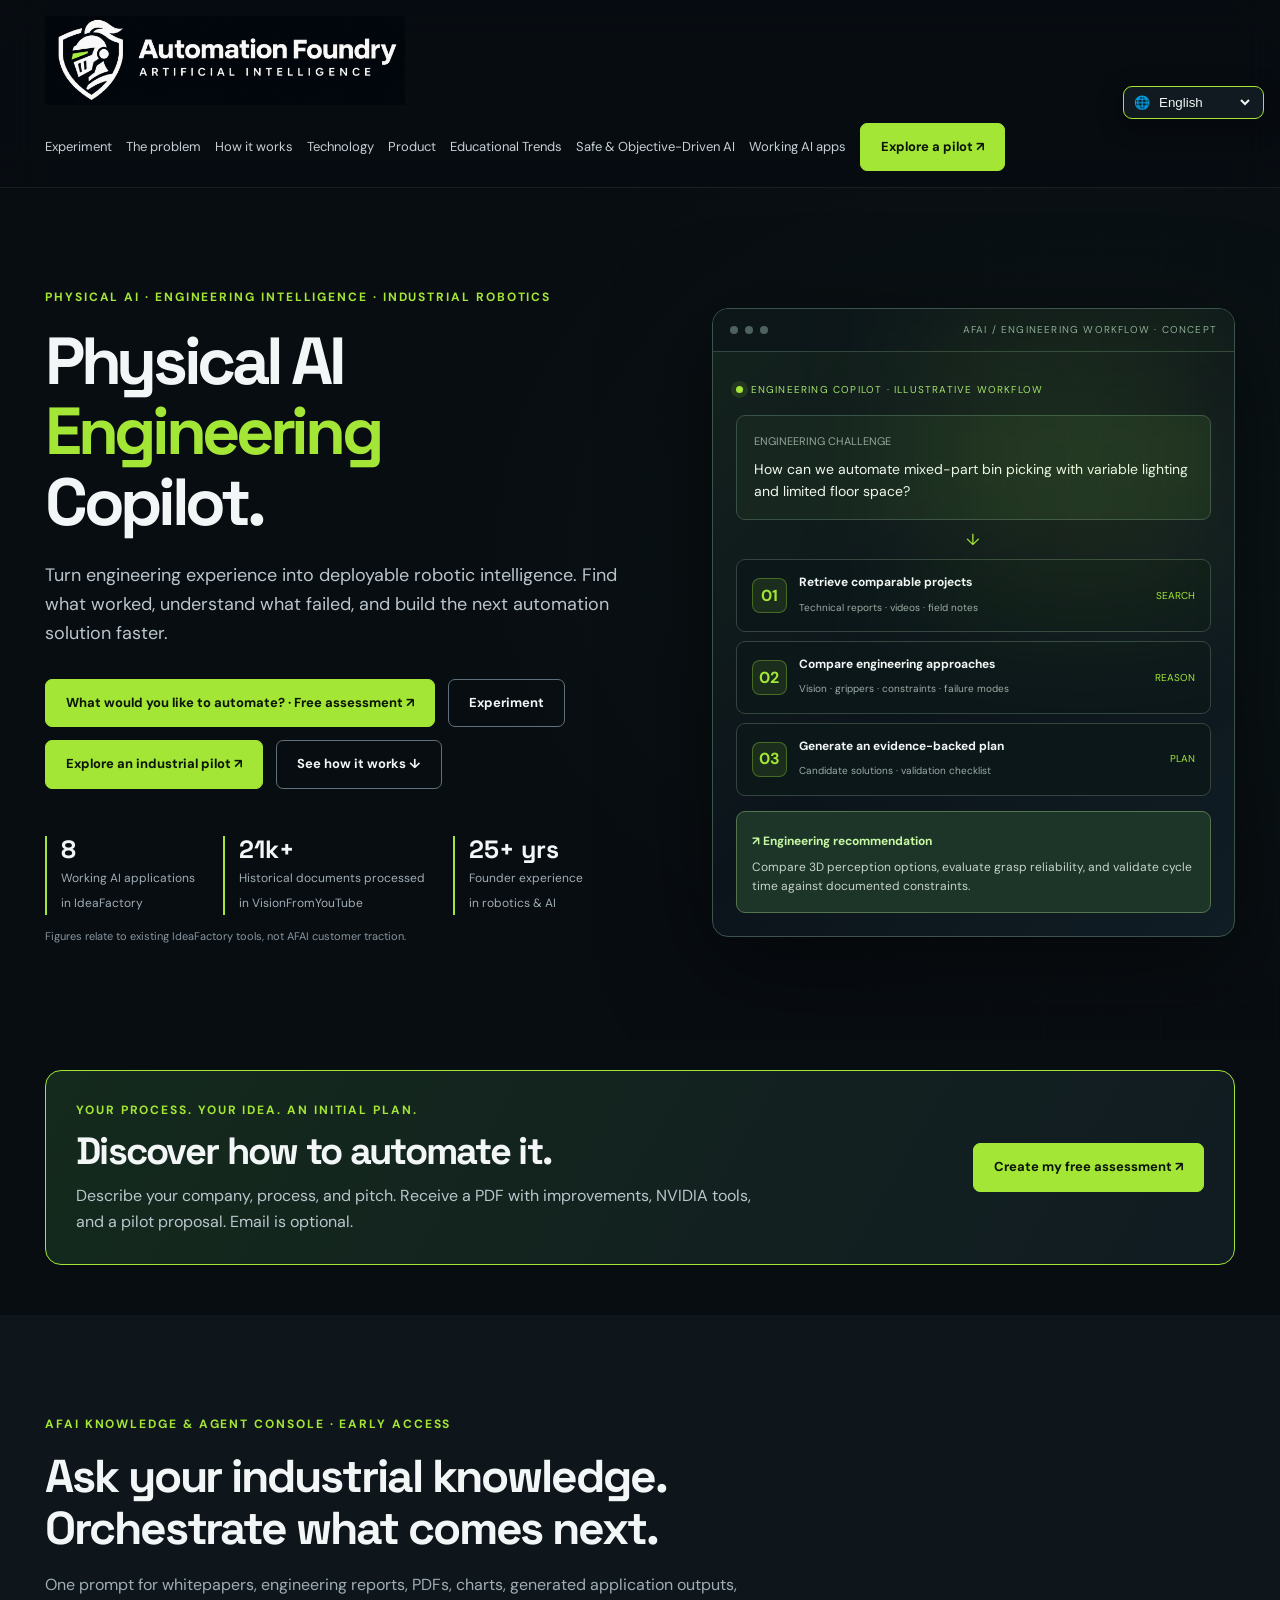
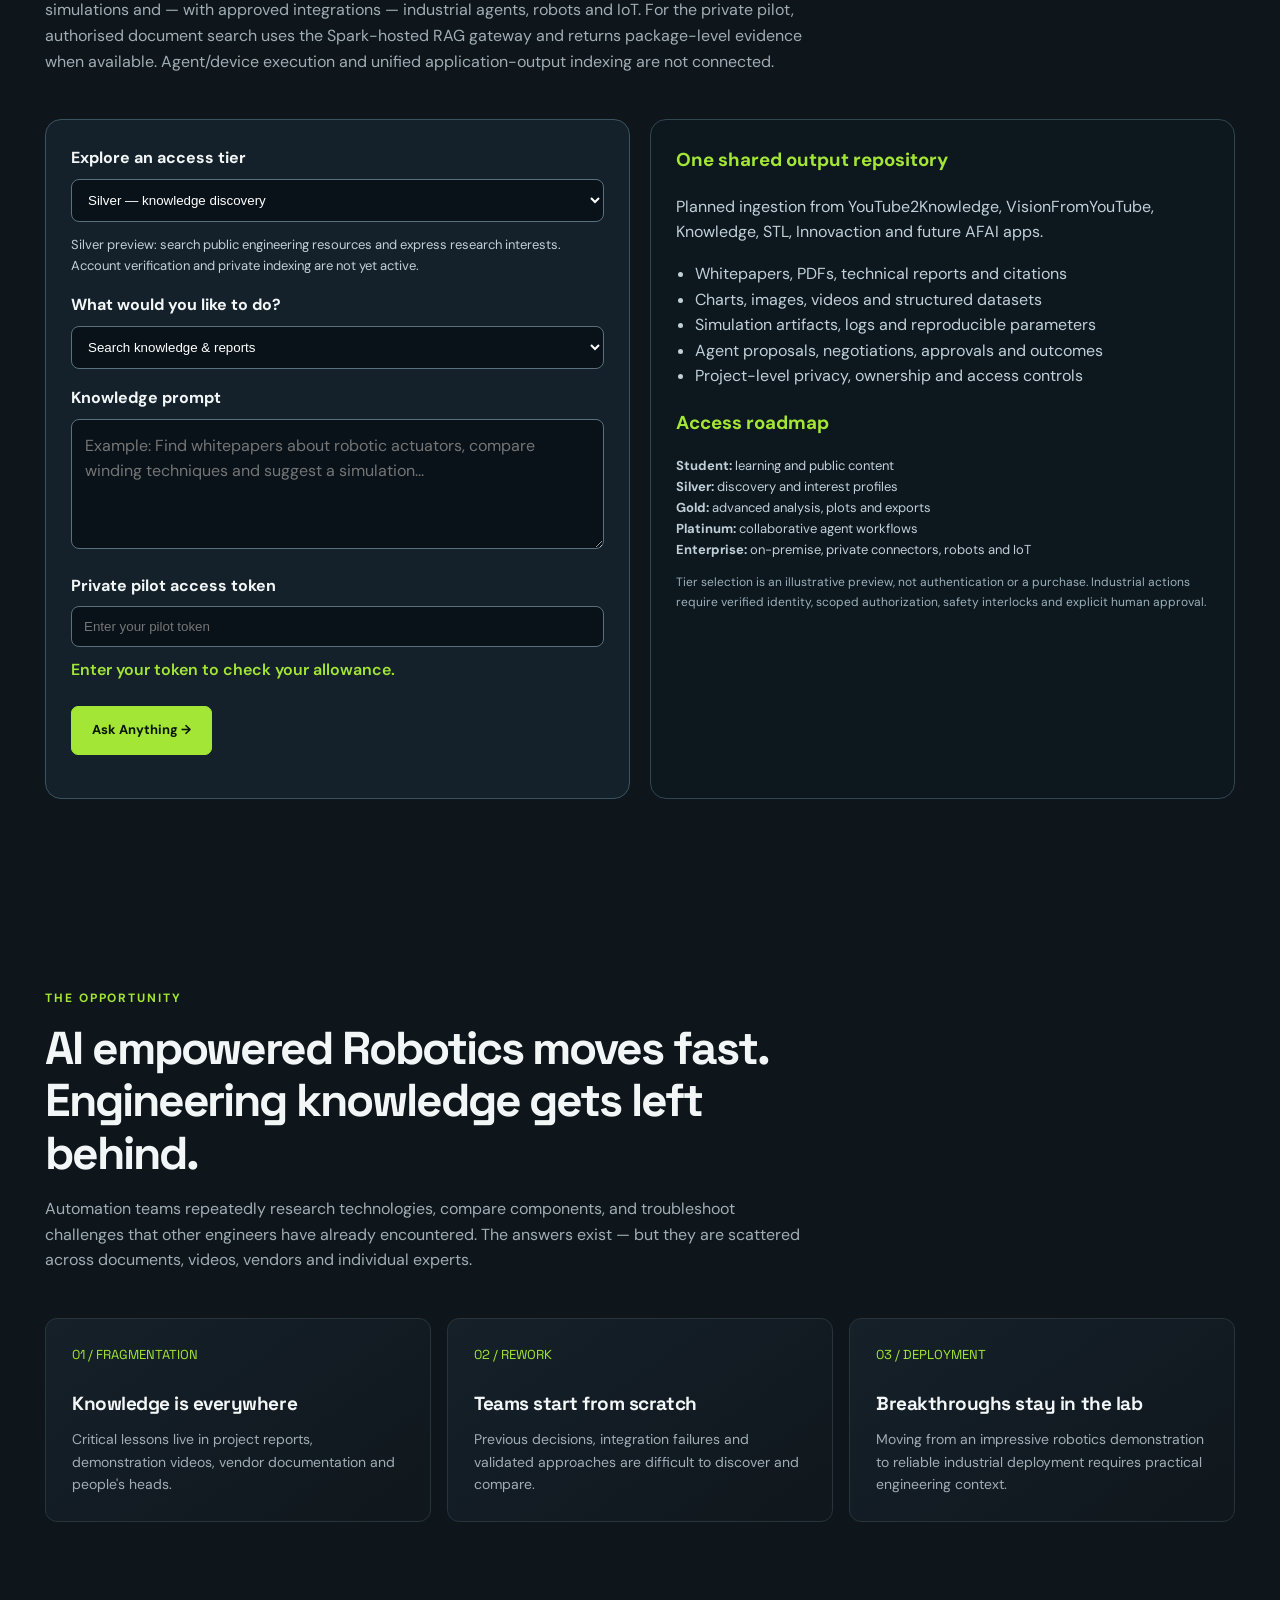
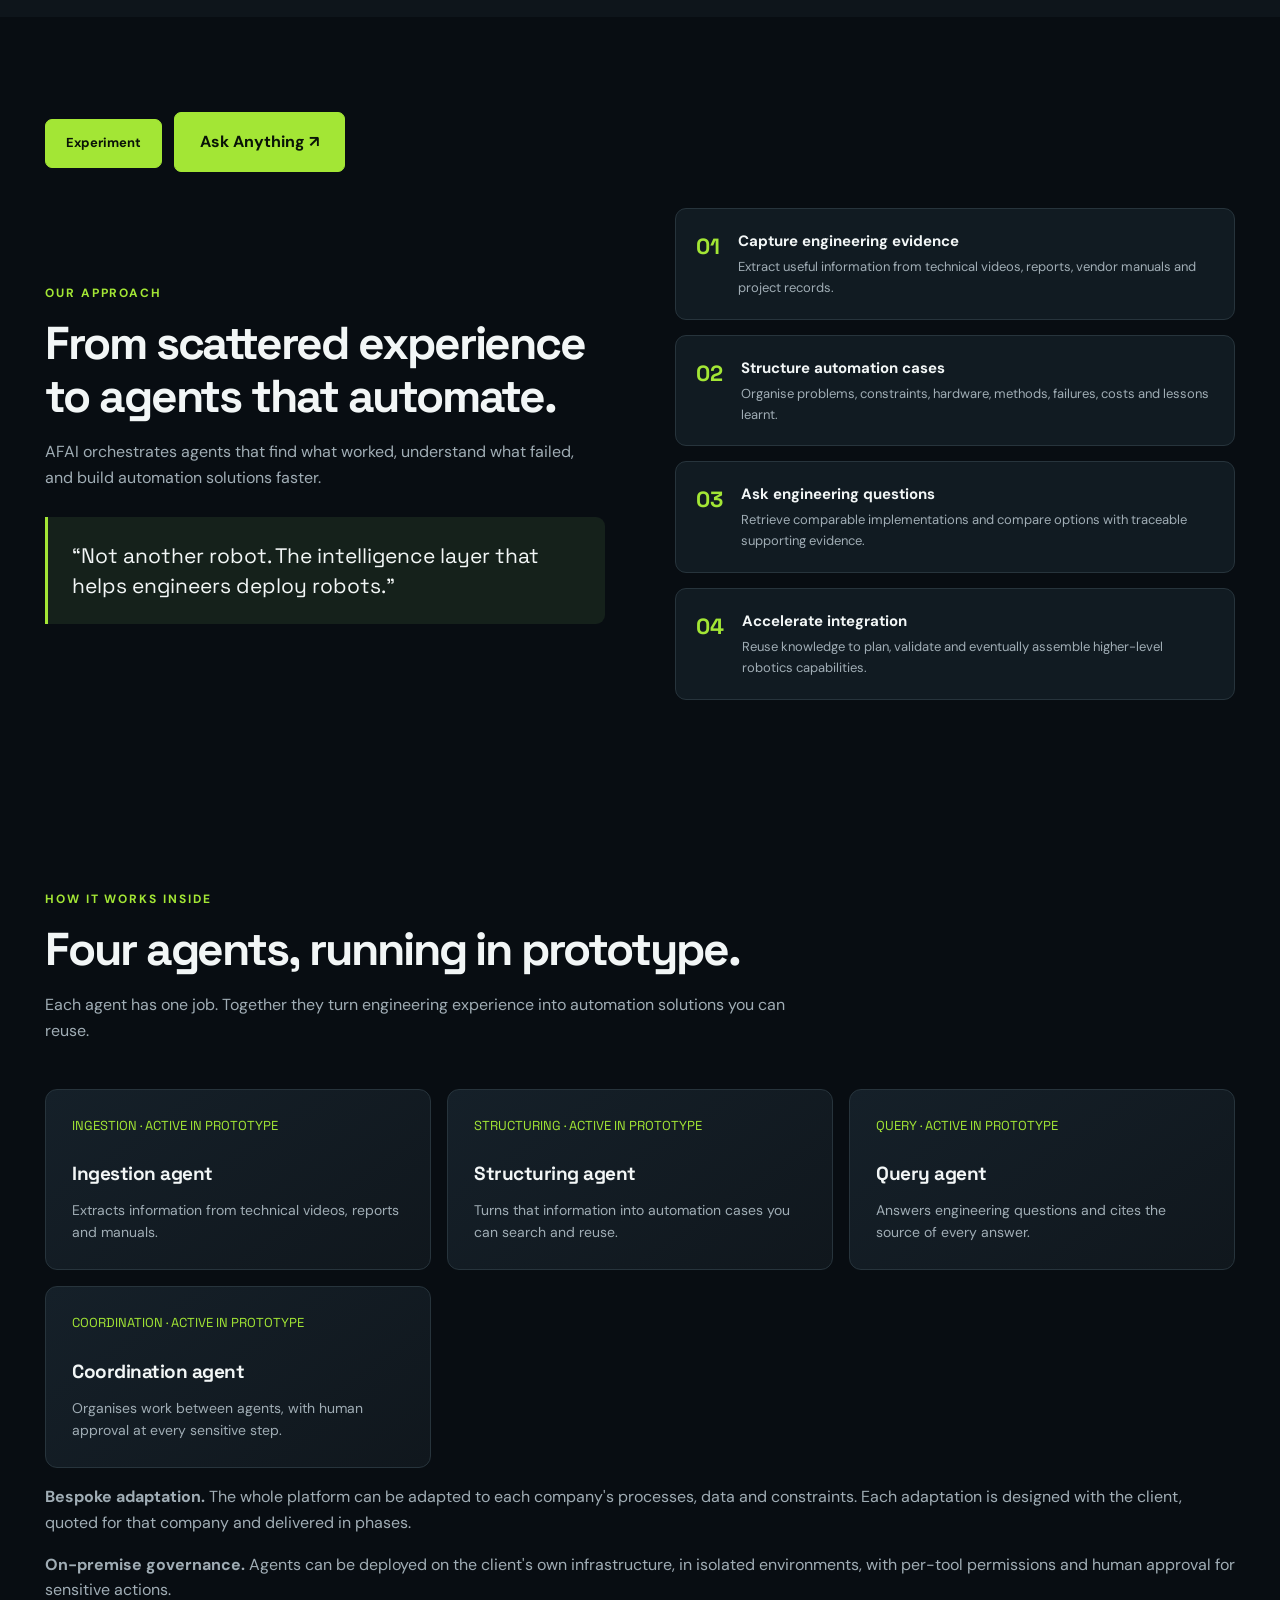
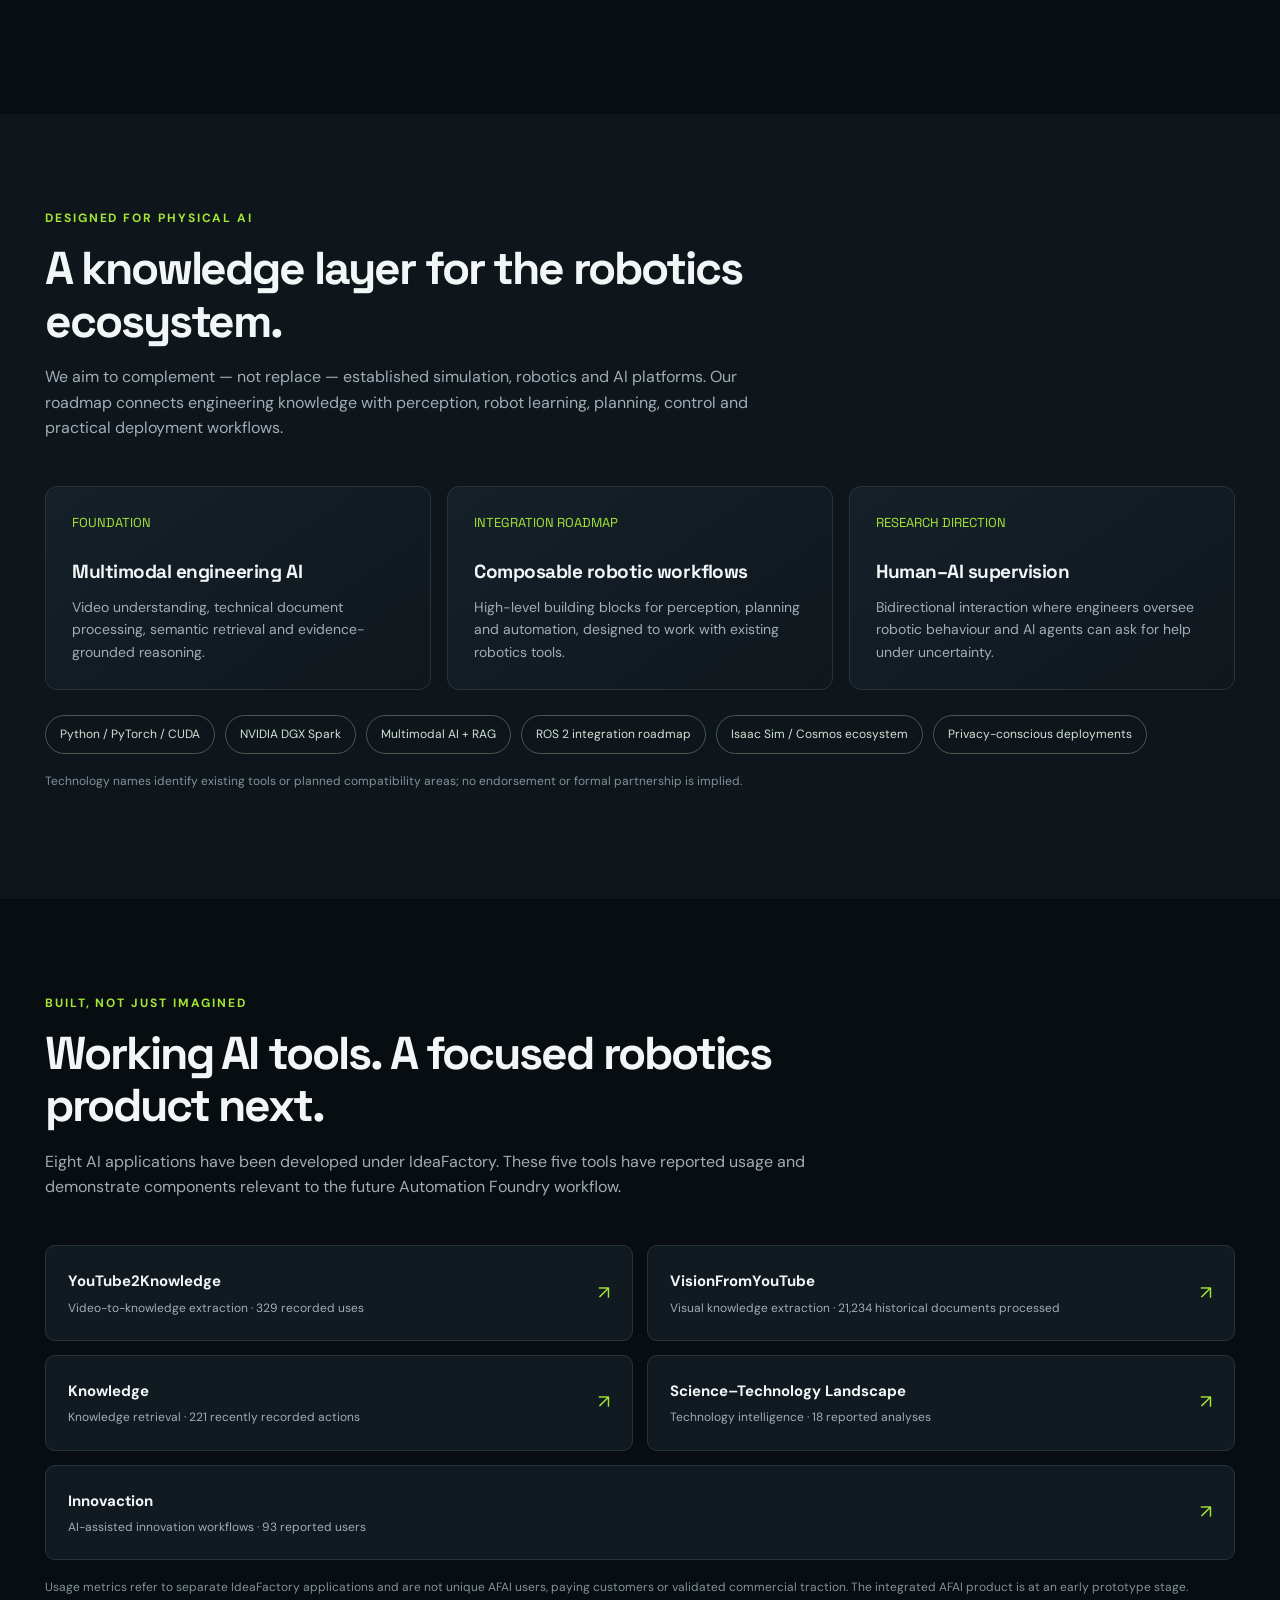
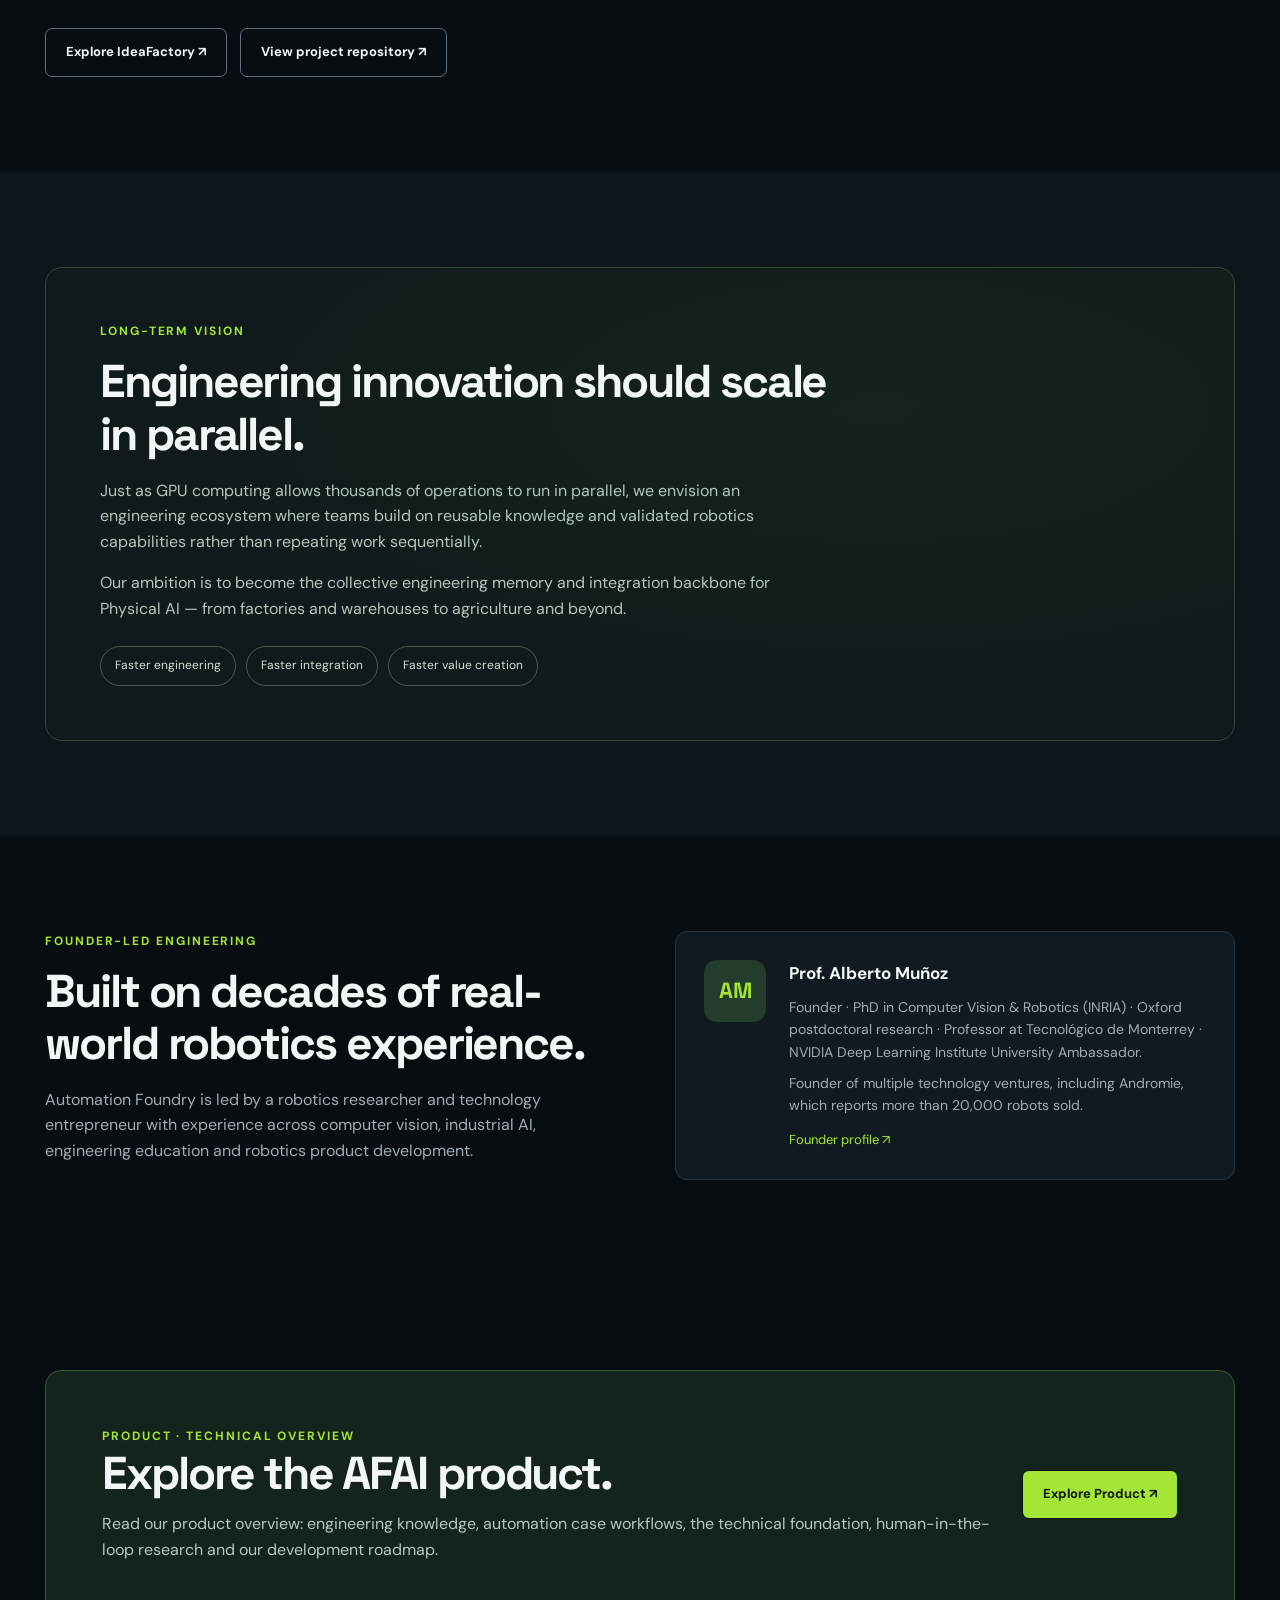
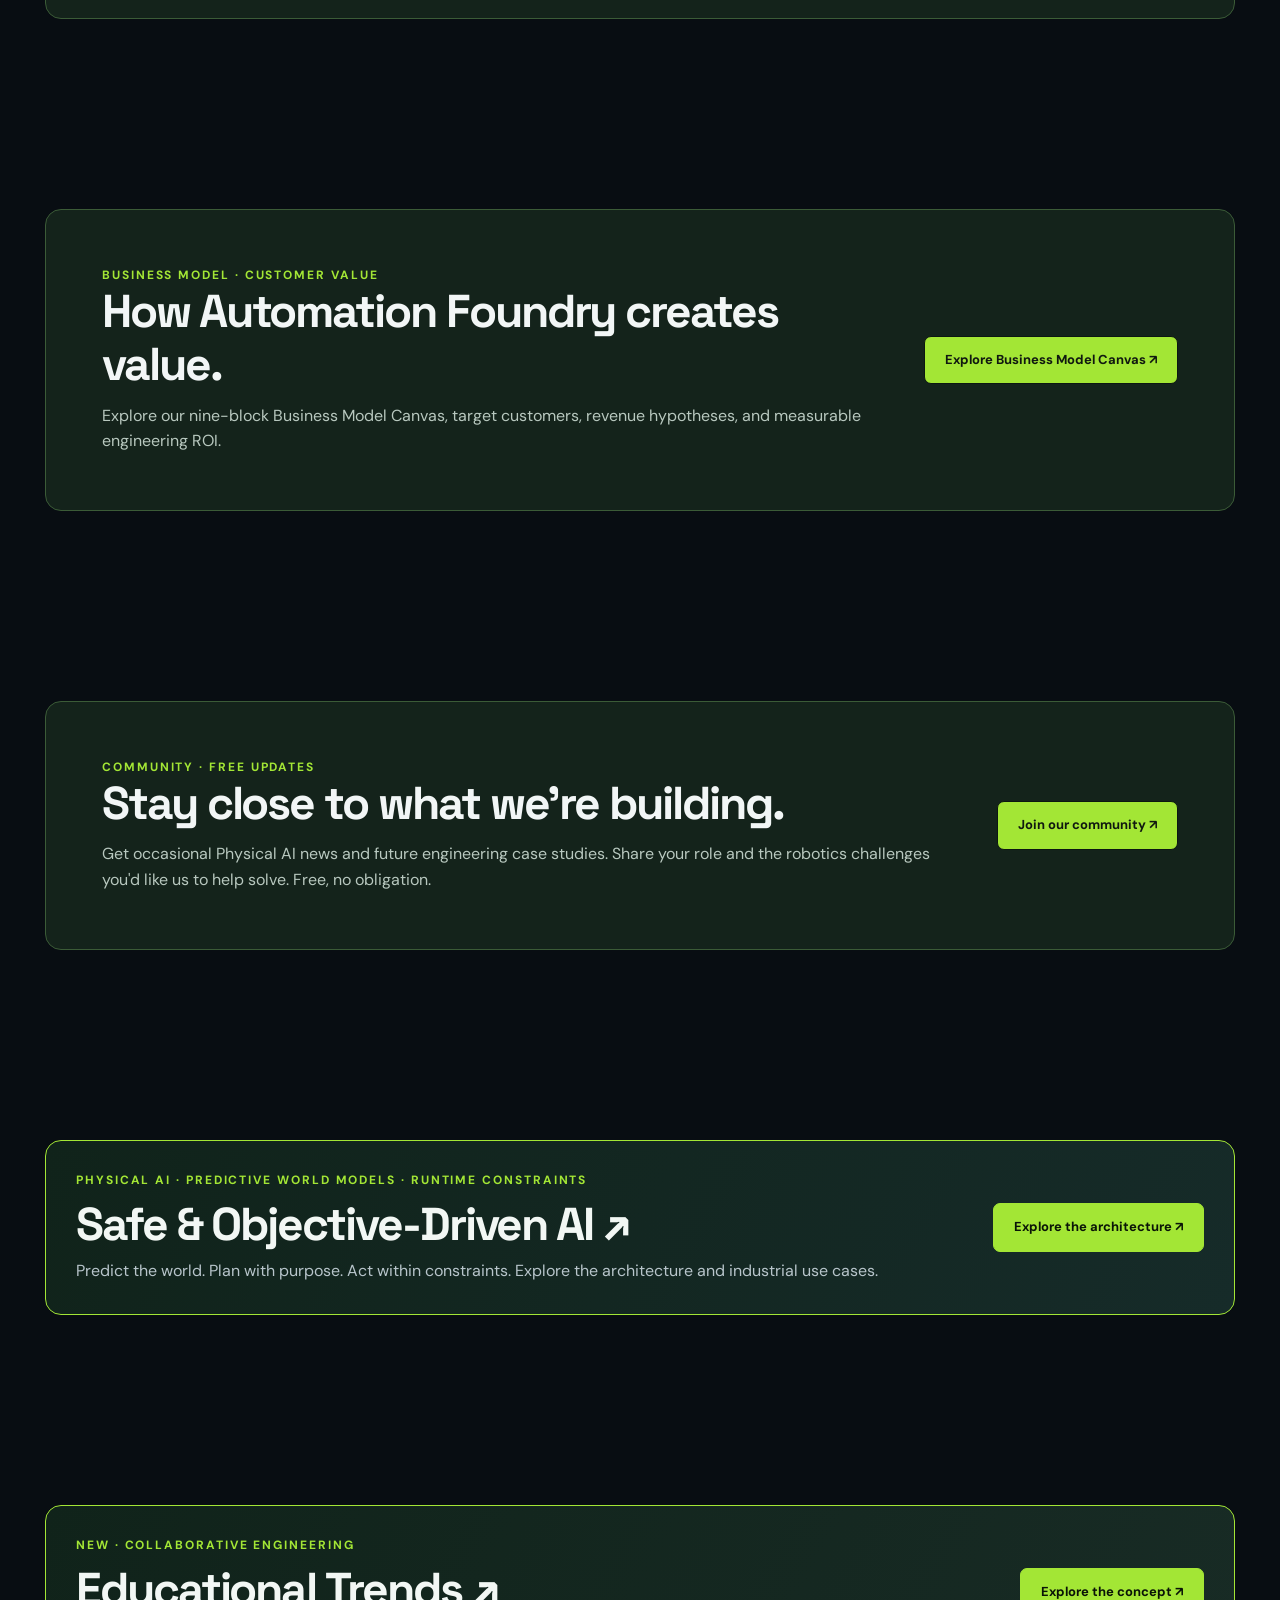
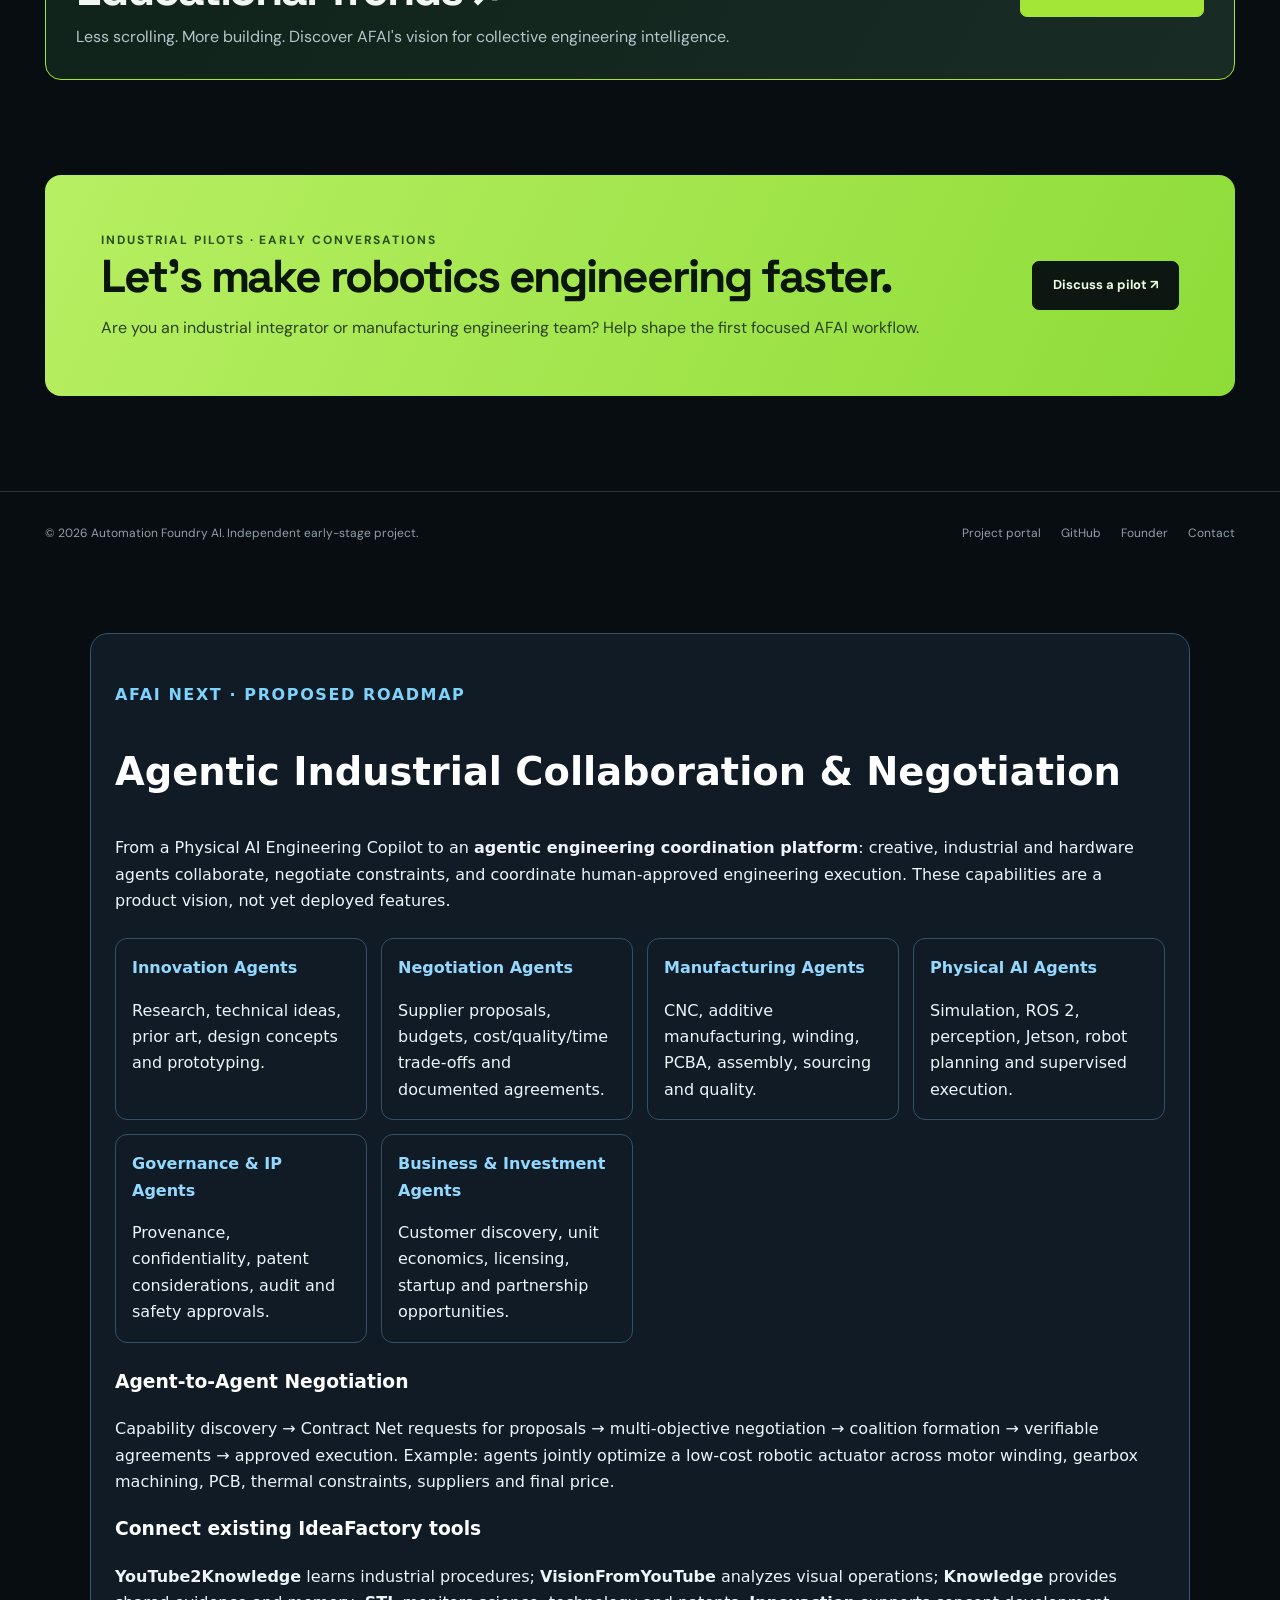
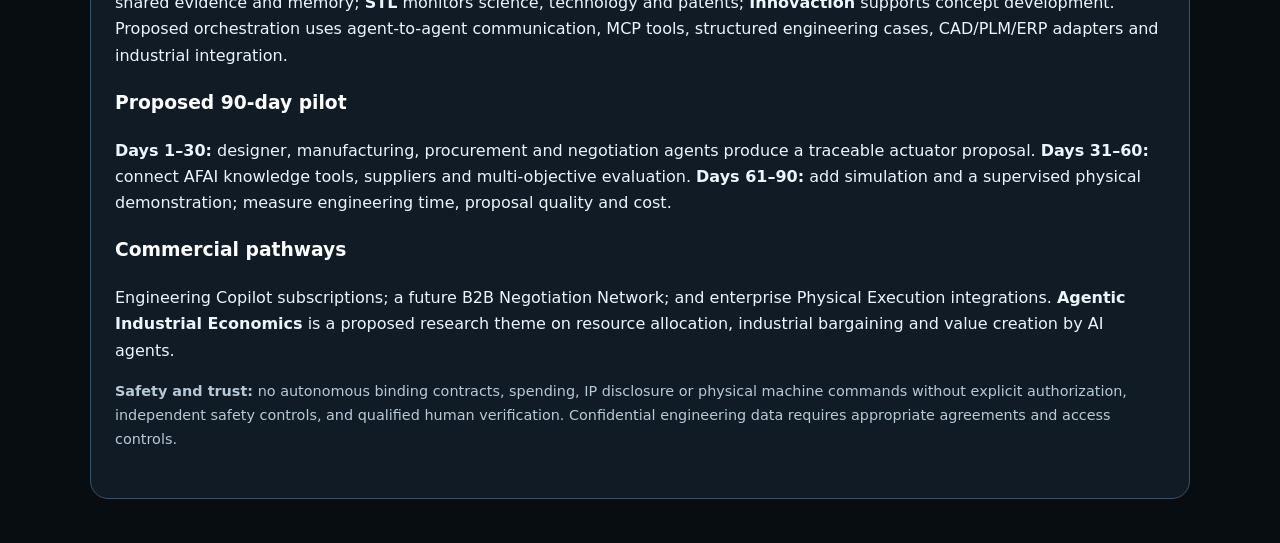
<file: index.html>
<!doctype html>
<html lang="en">
<head>
<meta charset="utf-8"><meta name="viewport" content="width=device-width,initial-scale=1">
<meta name="theme-color" content="#080d12"><meta name="description" content="Automation Foundry AI — Physical AI Engineering Copilot. Transform engineering experience into reusable intelligence for industrial robotics. Proposed agentic collaboration, negotiation and industrial execution roadmap.">
<title>Automation Foundry AI — Physical AI Engineering Copilot</title>
<link rel="preconnect" href="https://fonts.googleapis.com"><link rel="preconnect" href="https://fonts.gstatic.com" crossorigin><link href="https://fonts.googleapis.com/css2?family=DM+Sans:wght@400;500;600;700&family=Space+Grotesk:wght@400;500;600;700&display=swap" rel="stylesheet">
<style>
:root{--bg:#080d12;--panel:#111920;--panel2:#15212a;--text:#f2f6f6;--muted:#a0adb5;--line:#27343c;--green:#a3e635;--green2:#76c82b;--max:1190px}*{box-sizing:border-box}html{scroll-behavior:smooth}body{margin:0;background:var(--bg);color:var(--text);font-family:'DM Sans',Arial,sans-serif;line-height:1.6}a{color:inherit;text-decoration:none}button{font:inherit}::selection{background:var(--green);color:#08100b}.container{width:min(calc(100% - 44px),var(--max));margin:auto}.eyebrow{color:var(--green);text-transform:uppercase;letter-spacing:.16em;font-size:12px;font-weight:700}.nav{height:80px;display:flex;align-items:center;justify-content:space-between;gap:18px}.navwrap{border-bottom:1px solid #ffffff12;position:sticky;top:0;background:#080d12eb;backdrop-filter:blur(18px);z-index:10}.brand{display:flex;align-items:center;gap:12px;font-family:'Space Grotesk';font-weight:700;font-size:18px;letter-spacing:-.03em}.logo{display:grid;place-items:center;width:40px;height:40px;background:var(--green);color:#08100b;clip-path:polygon(20% 0,80% 0,100% 50%,80% 100%,20% 100%,0 50%);font-weight:800;font-size:18px}.brand small{font-family:'DM Sans';display:block;color:var(--muted);font-size:10px;letter-spacing:.17em;font-weight:600;margin-top:-5px}.navlinks{display:flex;align-items:center;gap:30px;font-size:13px;color:#c7d0d5}.navlinks a:hover,.footer a:hover{color:var(--green)}.btn{display:inline-flex;align-items:center;justify-content:center;gap:10px;border:1px solid var(--green);background:var(--green);color:#0a1407;padding:13px 20px;border-radius:7px;font-weight:700;font-size:13px;transition:.2s;cursor:pointer}.btn:hover{background:#c3f875;transform:translateY(-1px)}.btn.ghost{background:transparent;color:var(--text);border-color:#60717b}.btn.ghost:hover{border-color:var(--green);color:var(--green)}.hero{position:relative;overflow:hidden;background:radial-gradient(ellipse 70% 80% at 85% 42%,#1d3d252e,transparent 70%);padding:100px 0 85px}.hero:before{content:'';position:absolute;inset:0;opacity:.18;background-image:linear-gradient(#3b544b33 1px,transparent 1px),linear-gradient(90deg,#3b544b33 1px,transparent 1px);background-size:58px 58px;mask-image:linear-gradient(90deg,transparent 12%,black 100%);pointer-events:none}.hero-grid{display:grid;grid-template-columns:1.08fr .92fr;align-items:center;gap:52px;position:relative}.hero h1{font-family:'Space Grotesk';font-size:clamp(47px,5.2vw,78px);letter-spacing:-.065em;line-height:1.06;margin:18px 0 24px;max-width:750px}.hero h1 em{color:var(--green);font-style:normal}.lead{font-size:18px;color:#bac6cd;max-width:620px}.actions{display:flex;gap:13px;flex-wrap:wrap;margin-top:31px}.proof{display:flex;gap:28px;flex-wrap:wrap;margin-top:47px}.proof div{border-left:2px solid var(--green);padding-left:14px}.proof strong{font-family:'Space Grotesk';font-size:25px;display:block;line-height:1.1}.proof span{font-size:12px;color:var(--muted)}.proof-note{font-size:11px;color:#87969f;margin-top:13px}.visual{border:1px solid #3c544c;background:linear-gradient(135deg,#14231d,#0c141b 50%,#101d24);border-radius:16px;box-shadow:0 25px 100px #0008;overflow:hidden;position:relative}.visual:before{content:'';position:absolute;width:300px;height:300px;background:#a3e63518;filter:blur(70px);top:0;right:0}.windowbar{padding:13px 17px;display:flex;align-items:center;gap:7px;border-bottom:1px solid #31443d;background:#0d171a}.dot{width:8px;height:8px;border-radius:50%;background:#4d625d}.windowbar span:last-child{margin-left:auto;color:#8caa9a;font-size:10px;letter-spacing:.12em}.vbody{padding:23px}.vtag{display:inline-flex;gap:8px;align-items:center;font-size:10px;letter-spacing:.12em;color:#a7e36e;text-transform:uppercase}.pulse{width:7px;height:7px;border-radius:50%;background:var(--green);box-shadow:0 0 0 5px #a3e6351c}.prompt{border:1px solid #3a5146;border-radius:9px;padding:17px;margin-top:14px;font-size:14px;background:#172720;color:#f2f8ee}.prompt small{display:block;color:#93a89a;font-size:11px;margin-bottom:7px}.arrowdown{height:39px;display:grid;place-items:center;color:var(--green)}.flowbox{background:#0c171a;border:1px solid #34453f;border-radius:9px;padding:13px 15px;display:flex;gap:12px;align-items:center;margin-bottom:9px}.flowicon{background:#a3e6351b;border:1px solid #a3e63555;color:var(--green);width:35px;height:35px;display:grid;place-items:center;border-radius:8px;font-weight:700}.flowbox strong{font-size:12px;display:block}.flowbox small{font-size:10px;color:#9bada7}.flowbox .status{margin-left:auto;font-size:10px;color:var(--green)}.result{background:#1d3428;border:1px solid #53754e;border-radius:9px;padding:15px;margin-top:15px}.result strong{font-size:12px;color:#c7f8a4}.result p{font-size:12px;margin:6px 0 0;color:#c6d4ca}.section{padding:95px 0}.section.alt{background:#0e151b}.sectionhead{max-width:760px;margin-bottom:45px}.section h2{font-family:'Space Grotesk';font-size:clamp(32px,3.6vw,49px);line-height:1.14;letter-spacing:-.045em;margin:14px 0 17px}.sectionhead p,.section-intro{color:var(--muted);font-size:16px}.cards{display:grid;grid-template-columns:repeat(3,1fr);gap:16px}.card{border:1px solid var(--line);border-radius:12px;padding:26px;background:linear-gradient(145deg,#152029,#10171d);transition:.2s}.card:hover{border-color:#68884c;transform:translateY(-3px)}.number{font-family:'Space Grotesk';font-size:13px;color:var(--green)}.card h3{font-family:'Space Grotesk';font-size:19px;letter-spacing:-.025em;margin:23px 0 9px}.card p{font-size:14px;color:var(--muted);margin:0}.split{display:grid;grid-template-columns:1fr 1fr;gap:70px;align-items:center}.steps{display:grid;gap:15px}.step{display:flex;gap:18px;padding:20px;border:1px solid var(--line);border-radius:11px;background:#111b22}.step b{font-family:'Space Grotesk';color:var(--green);font-size:22px}.step strong{display:block;font-size:15px;margin-bottom:4px}.step p{color:var(--muted);font-size:13px;margin:0}.quote{padding:24px;border-left:3px solid var(--green);background:#15211b;border-radius:0 9px 9px 0;font-family:'Space Grotesk';font-size:21px;line-height:1.4;margin-top:27px}.apps{display:grid;grid-template-columns:repeat(2,1fr);gap:14px}.app{display:flex;justify-content:space-between;gap:20px;padding:22px;border:1px solid var(--line);border-radius:10px;background:#111a20;align-items:center}.app:hover{border-color:var(--green)}.app strong{font-size:15px}.app p{font-size:12px;color:var(--muted);margin:5px 0 0}.app .link{color:var(--green);font-size:19px}.app:nth-child(5){grid-column:1/-1}.footnote{color:#82929a;font-size:12px;margin-top:18px}.vision{background:radial-gradient(ellipse at 70% 30%,#253f263d,transparent 65%),#10191c;border:1px solid #31483b;border-radius:17px;padding:54px}.vision h2{max-width:750px}.vision p{max-width:720px;color:#b5c6bd}.chips{display:flex;flex-wrap:wrap;gap:10px;margin-top:25px}.chip{padding:9px 14px;border:1px solid #465b4d;border-radius:50px;color:#d2e2d5;font-size:12px}.founder{display:flex;align-items:flex-start;gap:23px;border:1px solid var(--line);background:#111a20;padding:28px;border-radius:12px}.avatar{width:62px;height:62px;flex-shrink:0;border-radius:13px;background:#243c2b;color:var(--green);display:grid;place-items:center;font-family:'Space Grotesk';font-weight:700;font-size:22px}.founder strong{font-size:17px}.founder p{font-size:14px;color:var(--muted);margin:9px 0}.cta{background:linear-gradient(115deg,#b7ef62,#8edc38);color:#0b160a;border-radius:16px;padding:56px;display:flex;justify-content:space-between;gap:28px;align-items:center}.cta h2{color:#0b160a;margin:0 0 12px}.cta p{color:#2a421d;margin:0}.cta .btn{background:#0c1711;color:#e9ffe2;border-color:#0c1711;white-space:nowrap}.footer{padding:32px 0 45px;border-top:1px solid var(--line);color:#91a0a7;font-size:12px}.footer .container{display:flex;justify-content:space-between;gap:20px;flex-wrap:wrap}.footerlinks{display:flex;gap:20px;flex-wrap:wrap}.menu{display:none;background:transparent;color:white;border:1px solid var(--line);padding:7px 11px;border-radius:6px}@media(max-width:900px){.hero-grid,.split{grid-template-columns:1fr}.hero{padding:65px 0}.visual{max-width:650px}.cards{grid-template-columns:1fr 1fr}.navlinks{gap:15px}.navlinks a:nth-child(2),.navlinks a:nth-child(3){display:none}}@media(max-width:600px){.container{width:min(calc(100% - 30px),var(--max))}.nav{height:70px}.navlinks{display:none}.menu{display:block}.navlinks.open{display:flex;position:absolute;top:69px;left:0;right:0;padding:20px;background:#101920;flex-direction:column;align-items:stretch;border-bottom:1px solid var(--line)}.navlinks.open a:nth-child(2),.navlinks.open a:nth-child(3){display:block}.hero h1{font-size:45px}.lead{font-size:16px}.section{padding:65px 0}.cards,.apps{grid-template-columns:1fr}.app:nth-child(5){grid-column:auto}.vision{padding:27px}.cta{padding:30px;display:block}.cta .btn{margin-top:23px}.proof{gap:17px}.proof strong{font-size:21px}}
@media(min-width:601px){.nav{height:auto;min-height:80px;flex-wrap:wrap;padding:16px 0}.navlinks{flex-wrap:wrap;gap:14px}}
</style>
<style>.brand-art{position:relative;display:block;width:min(360px,65vw);aspect-ratio:1340/330;overflow:hidden;flex-shrink:0}.brand-art img{position:absolute;display:block;width:114.6269%;max-width:none;height:auto;left:-8.209%;top:-39.394%}.brand-art.experiment-art{width:min(460px,100%);aspect-ratio:1340/330}.brand-art.experiment-art img{top:-163.636%}@media(max-width:600px){.brand-art{width:min(275px,65vw)}}</style></head>
<body>
<div class="navwrap"><nav class="container nav" aria-label="Main navigation"><a class="brand-art" href="#top" aria-label="Automation Foundry Artificial Intelligence"><img src="assets/afai-brand-family.png" alt="" width="1536" height="1024" fetchpriority="high"></a><button class="menu" id="menu" aria-label="Toggle menu" aria-expanded="false">Menu ☰</button><div class="navlinks" id="navlinks"><a href="./experiment.html">Experiment</a><a href="#problem">The problem</a><a href="#how">How it works</a><a href="#technology">Technology</a><a href="./product.html">Product</a><a href="./educational-trends.html">Educational Trends</a><a href="./objective-driven-ai.html">Safe &amp; Objective-Driven AI</a><a href="#applications">Working AI apps</a><a class="btn" href="mailto:luisalbertomunozubando@gmail.com?subject=Automation%20Foundry%20AI%20Pilot%20Enquiry">Explore a pilot ↗</a></div></nav></div>
<main id="top"><section class="hero"><div class="container hero-grid"><div><div class="eyebrow">Physical AI · Engineering intelligence · Industrial robotics</div><h1>Physical AI<br><em>Engineering</em><br>Copilot.</h1><p class="lead">Turn engineering experience into deployable robotic intelligence. Find what worked, understand what failed, and build the next automation solution faster.</p><div class="actions"><a class="btn" href="./automation-diagnostic.html">What would you like to automate? · Free assessment ↗</a><a class="btn ghost" href="./experiment.html">Experiment</a><a class="btn" href="mailto:luisalbertomunozubando@gmail.com?subject=Automation%20Foundry%20AI%20Pilot%20Enquiry">Explore an industrial pilot ↗</a><a class="btn ghost" href="#how">See how it works ↓</a></div><div class="proof"><div><strong>8</strong><span>Working AI applications<br>in IdeaFactory</span></div><div><strong>21k+</strong><span>Historical documents processed<br>in VisionFromYouTube</span></div><div><strong>25+ yrs</strong><span>Founder experience<br>in robotics &amp; AI</span></div></div><p class="proof-note">Figures relate to existing IdeaFactory tools, not AFAI customer traction.</p></div><div class="visual" aria-label="Illustrative future workflow of Automation Foundry"><div class="windowbar"><i class="dot"></i><i class="dot"></i><i class="dot"></i><span>AFAI / ENGINEERING WORKFLOW · CONCEPT</span></div><div class="vbody"><div class="vtag"><i class="pulse"></i>Engineering copilot · illustrative workflow</div><div class="prompt"><small>ENGINEERING CHALLENGE</small>How can we automate mixed-part bin picking with variable lighting and limited floor space?</div><div class="arrowdown">↓</div><div class="flowbox"><div class="flowicon">01</div><div><strong>Retrieve comparable projects</strong><small>Technical reports · videos · field notes</small></div><span class="status">SEARCH</span></div><div class="flowbox"><div class="flowicon">02</div><div><strong>Compare engineering approaches</strong><small>Vision · grippers · constraints · failure modes</small></div><span class="status">REASON</span></div><div class="flowbox"><div class="flowicon">03</div><div><strong>Generate an evidence-backed plan</strong><small>Candidate solutions · validation checklist</small></div><span class="status">PLAN</span></div><div class="result"><strong>↗ Engineering recommendation</strong><p>Compare 3D perception options, evaluate grasp reliability, and validate cycle time against documented constraints.</p></div></div></div></div></section>
<section class="section" style="padding:28px 0 50px"><div class="container"><a href="./automation-diagnostic.html" style="display:flex;justify-content:space-between;align-items:center;gap:24px;flex-wrap:wrap;padding:30px;border:1px solid #a3e635;border-radius:16px;background:linear-gradient(120deg,#142a1c,#111b22)"><div><div class="eyebrow">Your process. Your idea. An initial plan.</div><h2 style="margin:10px 0;font-size:clamp(26px,3vw,38px)">Discover how to automate it.</h2><p style="color:#bac6cd;margin:0;max-width:700px">Describe your company, process, and pitch. Receive a PDF with improvements, NVIDIA tools, and a pilot proposal. Email is optional.</p></div><span class="btn">Create my free assessment ↗</span></a></div></section>
<section id="knowledge-console" class="section alt" aria-labelledby="console-title"><div class="container"><div class="sectionhead"><span class="eyebrow">AFAI KNOWLEDGE & AGENT CONSOLE · EARLY ACCESS</span><h2 id="console-title">Ask your industrial knowledge. Orchestrate what comes next.</h2><p>One prompt for whitepapers, engineering reports, PDFs, charts, generated application outputs, simulations and — with approved integrations — industrial agents, robots and IoT. For the private pilot, authorised document search uses the Spark-hosted RAG gateway and returns package-level evidence when available. Agent/device execution and unified application-output indexing are not connected.</p></div><div style="display:grid;grid-template-columns:repeat(auto-fit,minmax(280px,1fr));gap:20px"><div style="background:#14212a;border:1px solid #3b5360;border-radius:16px;padding:25px"><label for="afai-tier" style="display:block;margin-bottom:8px;font-weight:700">Explore an access tier</label><select id="afai-tier" style="width:100%;padding:12px;background:#091219;color:white;border:1px solid #58717c;border-radius:8px"><option value="student">Student — educational resources</option><option value="silver" selected>Silver — knowledge discovery</option><option value="gold">Gold — analysis & visualization</option><option value="platinum">Platinum — collaborative agents</option><option value="enterprise">Enterprise — on-premise & industrial IoT</option></select><p id="afai-tier-info" style="color:#c1d0d8;font-size:13px" aria-live="polite">Silver preview: search public engineering resources and express research interests. Account verification and private indexing are not yet active.</p><label for="afai-intent" style="display:block;margin:16px 0 8px;font-weight:700">What would you like to do?</label><select id="afai-intent" style="width:100%;padding:12px;background:#091219;color:white;border:1px solid #58717c;border-radius:8px"><option value="search">Search knowledge & reports</option><option value="analyze">Request analysis / visualization</option><option value="simulate">Request simulation</option><option value="agents">Plan agent collaboration</option><option value="iot">Plan robot / IoT instruction</option></select><label for="afai-query" style="display:block;margin:16px 0 8px;font-weight:700">Knowledge prompt</label><textarea id="afai-query" rows="4" maxlength="2000" placeholder="Example: Find whitepapers about robotic actuators, compare winding techniques and suggest a simulation..." style="width:100%;padding:13px;background:#091219;color:white;border:1px solid #58717c;border-radius:8px;font:inherit;resize:vertical"></textarea><button type="button" id="afai-submit" class="btn" style="margin-top:13px">Explore request →</button><div id="afai-response" role="status" aria-live="polite" style="margin-top:18px;color:#d8e6ed;font-size:14px"></div></div><div style="border:1px solid #304651;border-radius:16px;padding:25px;background:#0d171e"><h3 style="margin-top:0;color:#a3e635">One shared output repository</h3><p style="color:#c1d0d8">Planned ingestion from YouTube2Knowledge, VisionFromYouTube, Knowledge, STL, Innovaction and future AFAI apps.</p><ul style="padding-left:19px;color:#c1d0d8"><li>Whitepapers, PDFs, technical reports and citations</li><li>Charts, images, videos and structured datasets</li><li>Simulation artifacts, logs and reproducible parameters</li><li>Agent proposals, negotiations, approvals and outcomes</li><li>Project-level privacy, ownership and access controls</li></ul><h3 style="color:#a3e635">Access roadmap</h3><p style="font-size:13px;color:#c1d0d8"><strong>Student:</strong> learning and public content<br><strong>Silver:</strong> discovery and interest profiles<br><strong>Gold:</strong> advanced analysis, plots and exports<br><strong>Platinum:</strong> collaborative agent workflows<br><strong>Enterprise:</strong> on-premise, private connectors, robots and IoT</p><p style="font-size:12px;color:#9bb0ba">Tier selection is an illustrative preview, not authentication or a purchase. Industrial actions require verified identity, scoped authorization, safety interlocks and explicit human approval.</p></div></div></div></section>

<section class="section alt" id="problem"><div class="container"><div class="sectionhead"><div class="eyebrow">The opportunity</div><h2>AI empowered Robotics moves fast.<br>Engineering knowledge gets left behind.</h2><p>Automation teams repeatedly research technologies, compare components, and troubleshoot challenges that other engineers have already encountered. The answers exist — but they are scattered across documents, videos, vendors and individual experts.</p></div><div class="cards"><article class="card"><div class="number">01 / FRAGMENTATION</div><h3>Knowledge is everywhere</h3><p>Critical lessons live in project reports, demonstration videos, vendor documentation and people's heads.</p></article><article class="card"><div class="number">02 / REWORK</div><h3>Teams start from scratch</h3><p>Previous decisions, integration failures and validated approaches are difficult to discover and compare.</p></article><article class="card"><div class="number">03 / DEPLOYMENT</div><h3>Breakthroughs stay in the lab</h3><p>Moving from an impressive robotics demonstration to reliable industrial deployment requires practical engineering context.</p></article></div></div></section>
<section class="section" id="how"><div class="container" style="margin-bottom:28px"><a class="btn" href="./experiment.html" style="margin-right:12px;margin-bottom:12px">Experiment</a><a class="btn" href="#knowledge-console" style="font-size:16px;padding:16px 25px" aria-label="Ask Anything: open the AFAI prompt">Ask Anything ↗</a></div><div class="container split"><div><div class="eyebrow">Our approach</div><h2>From scattered experience to agents that automate.</h2><p class="section-intro">AFAI orchestrates agents that find what worked, understand what failed, and build automation solutions faster.</p><div class="quote">“Not another robot. The intelligence layer that helps engineers deploy robots.”</div></div><div class="steps"><div class="step"><b>01</b><div><strong>Capture engineering evidence</strong><p>Extract useful information from technical videos, reports, vendor manuals and project records.</p></div></div><div class="step"><b>02</b><div><strong>Structure automation cases</strong><p>Organise problems, constraints, hardware, methods, failures, costs and lessons learnt.</p></div></div><div class="step"><b>03</b><div><strong>Ask engineering questions</strong><p>Retrieve comparable implementations and compare options with traceable supporting evidence.</p></div></div><div class="step"><b>04</b><div><strong>Accelerate integration</strong><p>Reuse knowledge to plan, validate and eventually assemble higher-level robotics capabilities.</p></div></div></div></div></section>
<section class="section" id="agents-inside"><div class="container"><div class="sectionhead"><div class="eyebrow">How it works inside</div><h2>Four agents, running in prototype.</h2><p>Each agent has one job. Together they turn engineering experience into automation solutions you can reuse.</p></div><div class="cards"><article class="card"><div class="number">INGESTION · ACTIVE IN PROTOTYPE</div><h3>Ingestion agent</h3><p>Extracts information from technical videos, reports and manuals.</p></article><article class="card"><div class="number">STRUCTURING · ACTIVE IN PROTOTYPE</div><h3>Structuring agent</h3><p>Turns that information into automation cases you can search and reuse.</p></article><article class="card"><div class="number">QUERY · ACTIVE IN PROTOTYPE</div><h3>Query agent</h3><p>Answers engineering questions and cites the source of every answer.</p></article><article class="card"><div class="number">COORDINATION · ACTIVE IN PROTOTYPE</div><h3>Coordination agent</h3><p>Organises work between agents, with human approval at every sensitive step.</p></article></div><p class="section-intro"><strong>Bespoke adaptation.</strong> The whole platform can be adapted to each company's processes, data and constraints. Each adaptation is designed with the client, quoted for that company and delivered in phases.</p><p class="section-intro"><strong>On-premise governance.</strong> Agents can be deployed on the client's own infrastructure, in isolated environments, with per-tool permissions and human approval for sensitive actions.</p></div></section><section class="section alt" id="technology"><div class="container"><div class="sectionhead"><div class="eyebrow">Designed for Physical AI</div><h2>A knowledge layer for the robotics ecosystem.</h2><p>We aim to complement — not replace — established simulation, robotics and AI platforms. Our roadmap connects engineering knowledge with perception, robot learning, planning, control and practical deployment workflows.</p></div><div class="cards"><article class="card"><div class="number">FOUNDATION</div><h3>Multimodal engineering AI</h3><p>Video understanding, technical document processing, semantic retrieval and evidence-grounded reasoning.</p></article><article class="card"><div class="number">INTEGRATION ROADMAP</div><h3>Composable robotic workflows</h3><p>High-level building blocks for perception, planning and automation, designed to work with existing robotics tools.</p></article><article class="card"><div class="number">RESEARCH DIRECTION</div><h3>Human–AI supervision</h3><p>Bidirectional interaction where engineers oversee robotic behaviour and AI agents can ask for help under uncertainty.</p></article></div><div class="chips"><span class="chip">Python / PyTorch / CUDA</span><span class="chip">NVIDIA DGX Spark</span><span class="chip">Multimodal AI + RAG</span><span class="chip">ROS 2 integration roadmap</span><span class="chip">Isaac Sim / Cosmos ecosystem</span><span class="chip">Privacy-conscious deployments</span></div><p class="footnote">Technology names identify existing tools or planned compatibility areas; no endorsement or formal partnership is implied.</p></div></section>
<section class="section" id="applications"><div class="container"><div class="sectionhead"><div class="eyebrow">Built, not just imagined</div><h2>Working AI tools. A focused robotics product next.</h2><p>Eight AI applications have been developed under IdeaFactory. These five tools have reported usage and demonstrate components relevant to the future Automation Foundry workflow.</p></div><div class="apps"><a class="app" href="https://youtube2knowledge.albertomunoz.ai" target="_blank" rel="noopener"><div><strong>YouTube2Knowledge</strong><p>Video-to-knowledge extraction · 329 recorded uses</p></div><span class="link">↗</span></a><a class="app" href="https://visionfromyoutube.albertomunoz.ai" target="_blank" rel="noopener"><div><strong>VisionFromYouTube</strong><p>Visual knowledge extraction · 21,234 historical documents processed</p></div><span class="link">↗</span></a><a class="app" href="https://knowledge.albertomunoz.ai" target="_blank" rel="noopener"><div><strong>Knowledge</strong><p>Knowledge retrieval · 221 recently recorded actions</p></div><span class="link">↗</span></a><a class="app" href="https://stl.albertomunoz.ai" target="_blank" rel="noopener"><div><strong>Science–Technology Landscape</strong><p>Technology intelligence · 18 reported analyses</p></div><span class="link">↗</span></a><a class="app" href="https://innovaction.albertomunoz.ai" target="_blank" rel="noopener"><div><strong>Innovaction</strong><p>AI-assisted innovation workflows · 93 reported users</p></div><span class="link">↗</span></a></div><p class="footnote">Usage metrics refer to separate IdeaFactory applications and are not unique AFAI users, paying customers or validated commercial traction. The integrated AFAI product is at an early prototype stage.</p><div class="actions"><a class="btn ghost" href="https://luisalbertomunozubando.github.io/IdeaFactory/" target="_blank" rel="noopener">Explore IdeaFactory ↗</a><a class="btn ghost" href="https://github.com/LuisAlbertoMunozUbando/AFAI" target="_blank" rel="noopener">View project repository ↗</a></div></div></section>
<section class="section alt"><div class="container"><div class="vision"><div class="eyebrow">Long-term vision</div><h2>Engineering innovation should scale in parallel.</h2><p>Just as GPU computing allows thousands of operations to run in parallel, we envision an engineering ecosystem where teams build on reusable knowledge and validated robotics capabilities rather than repeating work sequentially.</p><p>Our ambition is to become the collective engineering memory and integration backbone for Physical AI — from factories and warehouses to agriculture and beyond.</p><div class="chips"><span class="chip">Faster engineering</span><span class="chip">Faster integration</span><span class="chip">Faster value creation</span></div></div></div></section>
<section class="section"><div class="container split"><div><div class="eyebrow">Founder-led engineering</div><h2>Built on decades of real-world robotics experience.</h2><p class="section-intro">Automation Foundry is led by a robotics researcher and technology entrepreneur with experience across computer vision, industrial AI, engineering education and robotics product development.</p></div><div class="founder"><div class="avatar">AM</div><div><strong>Prof. Alberto Muñoz</strong><p>Founder · PhD in Computer Vision &amp; Robotics (INRIA) · Oxford postdoctoral research · Professor at Tecnológico de Monterrey · NVIDIA Deep Learning Institute University Ambassador.</p><p>Founder of multiple technology ventures, including Andromie, which reports more than 20,000 robots sold.</p><a style="color:var(--green);font-size:13px" href="https://cv.albertomunoz.ai" target="_blank" rel="noopener">Founder profile ↗</a></div></div></div></section>
<section class="section" id="product"><div class="container"><div class="cta" style="background:#14231b;border:1px solid #3b5b37;color:#f2f6f6"><div><div class="eyebrow" style="color:#a3e635">Product · Technical overview</div><h2 style="color:#f2f6f6">Explore the AFAI product.</h2><p style="color:#b8c8bf">Read our product overview: engineering knowledge, automation case workflows, the technical foundation, human-in-the-loop research and our development roadmap.</p></div><a class="btn" style="background:#a3e635;color:#101810" href="./product.html">Explore Product ↗</a></div></div></section>
<section class="section" id="business-model"><div class="container"><div class="cta" style="background:#14231b;border:1px solid #3b5b37;color:#f2f6f6"><div><div class="eyebrow" style="color:#a3e635">Business model · Customer value</div><h2 style="color:#f2f6f6">How Automation Foundry creates value.</h2><p style="color:#b8c8bf">Explore our nine-block Business Model Canvas, target customers, revenue hypotheses, and measurable engineering ROI.</p></div><a class="btn" style="background:#a3e635;color:#101810" href="./business-model.html">Explore Business Model Canvas ↗</a></div></div></section>
<section class="section" id="community"><div class="container"><div class="cta" style="background:#14231b;border:1px solid #3b5b37;color:#f2f6f6"><div><div class="eyebrow" style="color:#a3e635">Community · Free updates</div><h2 style="color:#f2f6f6">Stay close to what we're building.</h2><p style="color:#b8c8bf">Get occasional Physical AI news and future engineering case studies. Share your role and the robotics challenges you'd like us to help solve. Free, no obligation.</p></div><a class="btn" style="background:#a3e635;color:#101810" href="./community.html">Join our community ↗</a></div></div></section>
<section class="section" id="safe-objective-driven-ai"><div class="container"><a href="./objective-driven-ai.html" style="display:flex;align-items:center;justify-content:space-between;gap:25px;flex-wrap:wrap;padding:30px;border:1px solid #a3e635;border-radius:16px;background:linear-gradient(120deg,#10231a,#162b29);text-decoration:none"><div><div class="eyebrow">Physical AI · Predictive world models · Runtime constraints</div><h2 style="margin:8px 0;color:#f2f7f4">Safe &amp; Objective-Driven AI ↗</h2><p style="margin:0;color:#b8c5cb">Predict the world. Plan with purpose. Act within constraints. Explore the architecture and industrial use cases.</p></div><span class="btn">Explore the architecture ↗</span></a></div></section><section class="section" id="educational-trends"><div class="container"><a href="./educational-trends.html" style="display:flex;align-items:center;justify-content:space-between;gap:25px;flex-wrap:wrap;padding:30px;border:1px solid #a3e635;border-radius:16px;background:linear-gradient(120deg,#10231a,#182b25);text-decoration:none"><div><div class="eyebrow">New · Collaborative engineering</div><h2 style="margin:8px 0;color:#f2f7f4">Educational Trends ↗</h2><p style="margin:0;color:#b8c5cb">Less scrolling. More building. Discover AFAI's vision for collective engineering intelligence.</p></div><span class="btn">Explore the concept ↗</span></a></div></section><section class="section" style="padding-top:0" id="contact"><div class="container"><div class="cta"><div><div class="eyebrow" style="color:#294d12">Industrial pilots · Early conversations</div><h2>Let's make robotics engineering faster.</h2><p>Are you an industrial integrator or manufacturing engineering team? Help shape the first focused AFAI workflow.</p></div><a class="btn" href="mailto:luisalbertomunozubando@gmail.com?subject=Automation%20Foundry%20AI%20Pilot%20Enquiry">Discuss a pilot ↗</a></div></div></section></main>
<footer class="footer"><div class="container"><div>© <span id="year">2026</span> Automation Foundry AI. Independent early-stage project.</div><div class="footerlinks"><a href="https://luisalbertomunozubando.github.io/AFAI/">Project portal</a><a href="https://github.com/LuisAlbertoMunozUbando/AFAI">GitHub</a><a href="https://cv.albertomunoz.ai">Founder</a><a href="mailto:luisalbertomunozubando@gmail.com">Contact</a></div></div></footer>
<script>document.getElementById('year').textContent=new Date().getFullYear();const menu=document.getElementById('menu'),links=document.getElementById('navlinks');menu.addEventListener('click',()=>{const open=links.classList.toggle('open');menu.setAttribute('aria-expanded',String(open))});links.querySelectorAll('a').forEach(a=>a.addEventListener('click',()=>{links.classList.remove('open');menu.setAttribute('aria-expanded','false')}));</script>

<section id="agentic-afai" style="max-width:1100px;margin:44px auto;padding:32px 24px;border:1px solid #385469;border-radius:18px;background:#101b25;color:#edf5fb;font-family:system-ui,sans-serif;line-height:1.65"><p style="color:#7dd3fc;font-weight:700;letter-spacing:.1em">AFAI NEXT · PROPOSED ROADMAP</p><h2 style="font-size:clamp(1.6rem,3vw,2.5rem);color:#fff">Agentic Industrial Collaboration & Negotiation</h2><p>From a Physical AI Engineering Copilot to an <strong>agentic engineering coordination platform</strong>: creative, industrial and hardware agents collaborate, negotiate constraints, and coordinate human-approved engineering execution. These capabilities are a product vision, not yet deployed features.</p><div style="display:grid;grid-template-columns:repeat(auto-fit,minmax(220px,1fr));gap:14px;margin:24px 0"><div style="padding:16px;border:1px solid #345167;border-radius:12px"><strong style="color:#93d9ff">Innovation Agents</strong><p style="margin-bottom:0">Research, technical ideas, prior art, design concepts and prototyping.</p></div><div style="padding:16px;border:1px solid #345167;border-radius:12px"><strong style="color:#93d9ff">Negotiation Agents</strong><p style="margin-bottom:0">Supplier proposals, budgets, cost/quality/time trade-offs and documented agreements.</p></div><div style="padding:16px;border:1px solid #345167;border-radius:12px"><strong style="color:#93d9ff">Manufacturing Agents</strong><p style="margin-bottom:0">CNC, additive manufacturing, winding, PCBA, assembly, sourcing and quality.</p></div><div style="padding:16px;border:1px solid #345167;border-radius:12px"><strong style="color:#93d9ff">Physical AI Agents</strong><p style="margin-bottom:0">Simulation, ROS 2, perception, Jetson, robot planning and supervised execution.</p></div><div style="padding:16px;border:1px solid #345167;border-radius:12px"><strong style="color:#93d9ff">Governance & IP Agents</strong><p style="margin-bottom:0">Provenance, confidentiality, patent considerations, audit and safety approvals.</p></div><div style="padding:16px;border:1px solid #345167;border-radius:12px"><strong style="color:#93d9ff">Business & Investment Agents</strong><p style="margin-bottom:0">Customer discovery, unit economics, licensing, startup and partnership opportunities.</p></div></div><h3 style="color:#fff">Agent-to-Agent Negotiation</h3><p>Capability discovery → Contract Net requests for proposals → multi-objective negotiation → coalition formation → verifiable agreements → approved execution. Example: agents jointly optimize a low-cost robotic actuator across motor winding, gearbox machining, PCB, thermal constraints, suppliers and final price.</p><h3 style="color:#fff">Connect existing IdeaFactory tools</h3><p><strong>YouTube2Knowledge</strong> learns industrial procedures; <strong>VisionFromYouTube</strong> analyzes visual operations; <strong>Knowledge</strong> provides shared evidence and memory; <strong>STL</strong> monitors science, technology and patents; <strong>Innovaction</strong> supports concept development. Proposed orchestration uses agent-to-agent communication, MCP tools, structured engineering cases, CAD/PLM/ERP adapters and industrial integration.</p><h3 style="color:#fff">Proposed 90-day pilot</h3><p><strong>Days 1–30:</strong> designer, manufacturing, procurement and negotiation agents produce a traceable actuator proposal. <strong>Days 31–60:</strong> connect AFAI knowledge tools, suppliers and multi-objective evaluation. <strong>Days 61–90:</strong> add simulation and a supervised physical demonstration; measure engineering time, proposal quality and cost.</p><h3 style="color:#fff">Commercial pathways</h3><p>Engineering Copilot subscriptions; a future B2B Negotiation Network; and enterprise Physical Execution integrations. <strong>Agentic Industrial Economics</strong> is a proposed research theme on resource allocation, industrial bargaining and value creation by AI agents.</p><p style="font-size:.9em;color:#b8c9d8"><strong>Safety and trust:</strong> no autonomous binding contracts, spending, IP disclosure or physical machine commands without explicit authorization, independent safety controls, and qualified human verification. Confidential engineering data requires appropriate agreements and access controls.</p></section>
<script>
window.AFAI_GATEWAY_URL = "https://afai-api.albertomunoz.ai"; // Set to the HTTPS gateway origin after deployment. Never add secrets here.
(function(){
 const tier=document.getElementById('afai-tier'), info=document.getElementById('afai-tier-info'),
 intent=document.getElementById('afai-intent'), query=document.getElementById('afai-query'),
 out=document.getElementById('afai-response'), submit=document.getElementById('afai-submit');
 if(!tier||!query||!out||!submit)return;
 const levels={student:'Student preview: public learning resources.',silver:'Silver preview: engineering questions.',gold:'Gold roadmap: advanced analysis.',platinum:'Platinum roadmap: agent workflows.',enterprise:'Enterprise roadmap: private integrations.'};
 tier.addEventListener('change',()=>{info.textContent=levels[tier.value]+' Tier selection does not grant access.'});
 const tokenLabel=document.createElement('label');tokenLabel.htmlFor='afai-token';tokenLabel.textContent='Private pilot access token';tokenLabel.style.cssText='display:block;margin:16px 0 8px;font-weight:700';
 const token=document.createElement('input');token.id='afai-token';token.type='password';token.autocomplete='off';token.placeholder='Enter your pilot token';token.style.cssText='width:100%;padding:12px;background:#091219;color:white;border:1px solid #58717c;border-radius:8px';
 submit.parentNode.insertBefore(tokenLabel,submit);submit.parentNode.insertBefore(token,submit);
 const history=[];

const quota=document.createElement('p');
quota.id='afai-quota';
quota.style.cssText='margin:10px 0;color:#a3e635;font-weight:600';
quota.textContent='Enter your token to check your allowance.';
submit.parentNode.insertBefore(quota,submit);

async function refreshQuota(){
  const value=token.value.trim();
  if(!value){
    quota.textContent='Enter your token to check your allowance.';
    return;
  }
  quota.textContent='Checking allowance...';
  try{
    const response=await fetch(
      window.AFAI_GATEWAY_URL+'/quota',
      {headers:{Authorization:'Bearer '+value}}
    );
    const data=await response.json().catch(()=>({}));
    if(response.status===401){
      quota.textContent='Invalid access token.';
      return;
    }
    if(!response.ok)throw Error('HTTP '+response.status);
    if(data.unlimited === true || data.role === 'admin'){
      quota.textContent='Unlimited Tokens';
    }else if(Number.isFinite(data.remaining) && Number.isFinite(data.limit)){
      quota.textContent=data.remaining+' of '+data.limit+
        ' questions remaining today ('+data.date+').';
    }else{
      quota.textContent='Allowance information unavailable.';
    }
  }catch(e){
    quota.textContent='Unable to check allowance: '+e.message;
  }
}

token.addEventListener('change',refreshQuota);

 submit.textContent='Ask Anything →';
 submit.addEventListener('click',async()=>{
  const q=query.value.trim();out.replaceChildren();
  if(!q){out.textContent='Enter a question first.';return;}
  const base=window.AFAI_GATEWAY_URL;
  if(!base){out.textContent='Spark connection is not yet enabled. The gateway must be deployed and configured by the administrator. No question has been sent or saved.';return;}
  if(!/^https:\/\//.test(base)){out.textContent='A secure HTTPS gateway is required.';return;}
  if(!token.value.trim()){out.textContent='Enter your private pilot access token.';return;}
  submit.disabled=true;submit.textContent='Thinking…';
  try{
   const controller=new AbortController();const timer=setTimeout(()=>controller.abort(),130000);
   let response;
   try{response=await fetch(base.replace(/\/$/,'')+'/chat',{method:'POST',headers:{'Content-Type':'application/json','Authorization':'Bearer '+token.value.trim()},body:JSON.stringify({query:q,intent:intent.value,tier:tier.value,history:history.slice(-12)}),signal:controller.signal});}
   finally{clearTimeout(timer);}
   const data=await response.json().catch(()=>({}));
   if(!response.ok)throw Error(data.detail||'Gateway request failed ('+response.status+')');
   const answer=document.createElement('div');answer.style.whiteSpace='pre-wrap';answer.textContent=data.answer||'No answer received';out.appendChild(answer);
   const meta=document.createElement('p');meta.style.cssText='margin-top:12px;font-size:12px;color:#a3e635';
   if(data.saved&&data.document&&data.document.url){const a=document.createElement('a');a.href=data.document.url;a.target='_blank';a.rel='noopener noreferrer';a.style.color='#a3e635';a.textContent='Saved to Google Docs: '+data.document.name;meta.appendChild(a);}
   else if(data.archived===true || data.saved===true){
  meta.textContent='Answer archived successfully.';
}
else{
  meta.textContent='Answer received; archival not confirmed.';
}
   if(intent.value==='search'){
     // Search is read-only; a successful RAG answer is not an archived document.
     meta.textContent='Document search completed; no archive was requested.';
     const sources=Array.isArray(data.source_package_ids)?data.source_package_ids:[];
     const evidence=Array.isArray(data.evidence)?data.evidence:[];
     const status=String(data.citation_status||'not_available');
     const execution=String(data.execution||'');
     const section=document.createElement('section');
     section.style.cssText='margin-top:16px;padding:14px;border:1px solid #3b5360;border-radius:10px;background:#0d171e';
     const heading=document.createElement('strong');
     heading.textContent='Documentary sources';
     heading.style.color='#a3e635';
     section.appendChild(heading);
     const note=document.createElement('p');
     note.style.cssText='font-size:12px;color:#c1d0d8;margin:8px 0';
     if(execution==='rag-no-access')note.textContent='Your token does not have access to documentary packages.';
     else if(execution==='rag-no-evidence')note.textContent='No matching evidence was found within your authorised documents.';
     else if(execution==='rag-no-citations')note.textContent='The answer could not be supported by citations.';
     else if(status==='inline_verified')note.textContent='Package references appear in the answer. These are package-level references, not page-level claim verification.';
     else if(status==='sources_listed_separately')note.textContent='Sources are listed separately; individual statements are not linked to specific passages.';
     else note.textContent='Citation verification is unavailable for this response.';
     section.appendChild(note);
     const allowed=new Set(sources.map(String));
     const visible=evidence.filter(item=>item&&allowed.has(String(item.package_id)));
     if(visible.length){
       const list=document.createElement('ul');
       list.style.cssText='padding-left:20px;margin:8px 0';
       visible.forEach(item=>{
         const li=document.createElement('li');
         const label='Package '+String(item.package_id)+' — '+String(item.title||'Document');
         const name=document.createElement('strong');name.textContent=label;li.appendChild(name);
         if(item.source_type==='package_summary'){
           const kind=document.createElement('span');
           kind.textContent=' (package summary)';li.appendChild(kind);
         }
         if(item.summary){
           const description=document.createElement('p');
           description.style.cssText='margin:4px 0 10px;font-size:12px;color:#c1d0d8';
           description.textContent=String(item.summary);li.appendChild(description);
         }
         list.appendChild(li);
       });
       section.appendChild(list);
     }else if(sources.length){
       const p=document.createElement('p');p.textContent='Authorised package IDs: '+sources.join(', ');
       section.appendChild(p);
     }
     out.appendChild(section);
   }
   out.appendChild(meta);
   history.push({role:'user',content:q},{role:'assistant',content:data.answer||''});query.value='';
  }catch(e){out.textContent='Unable to complete request: '+e.message+'. No successful save was confirmed.';}
  finally{submit.disabled=false;submit.textContent='Ask Anything →';refreshQuota();}
 });
})();
</script>
<script src="assets/afai-i18n.js" defer></script>
</body></html>
</file>
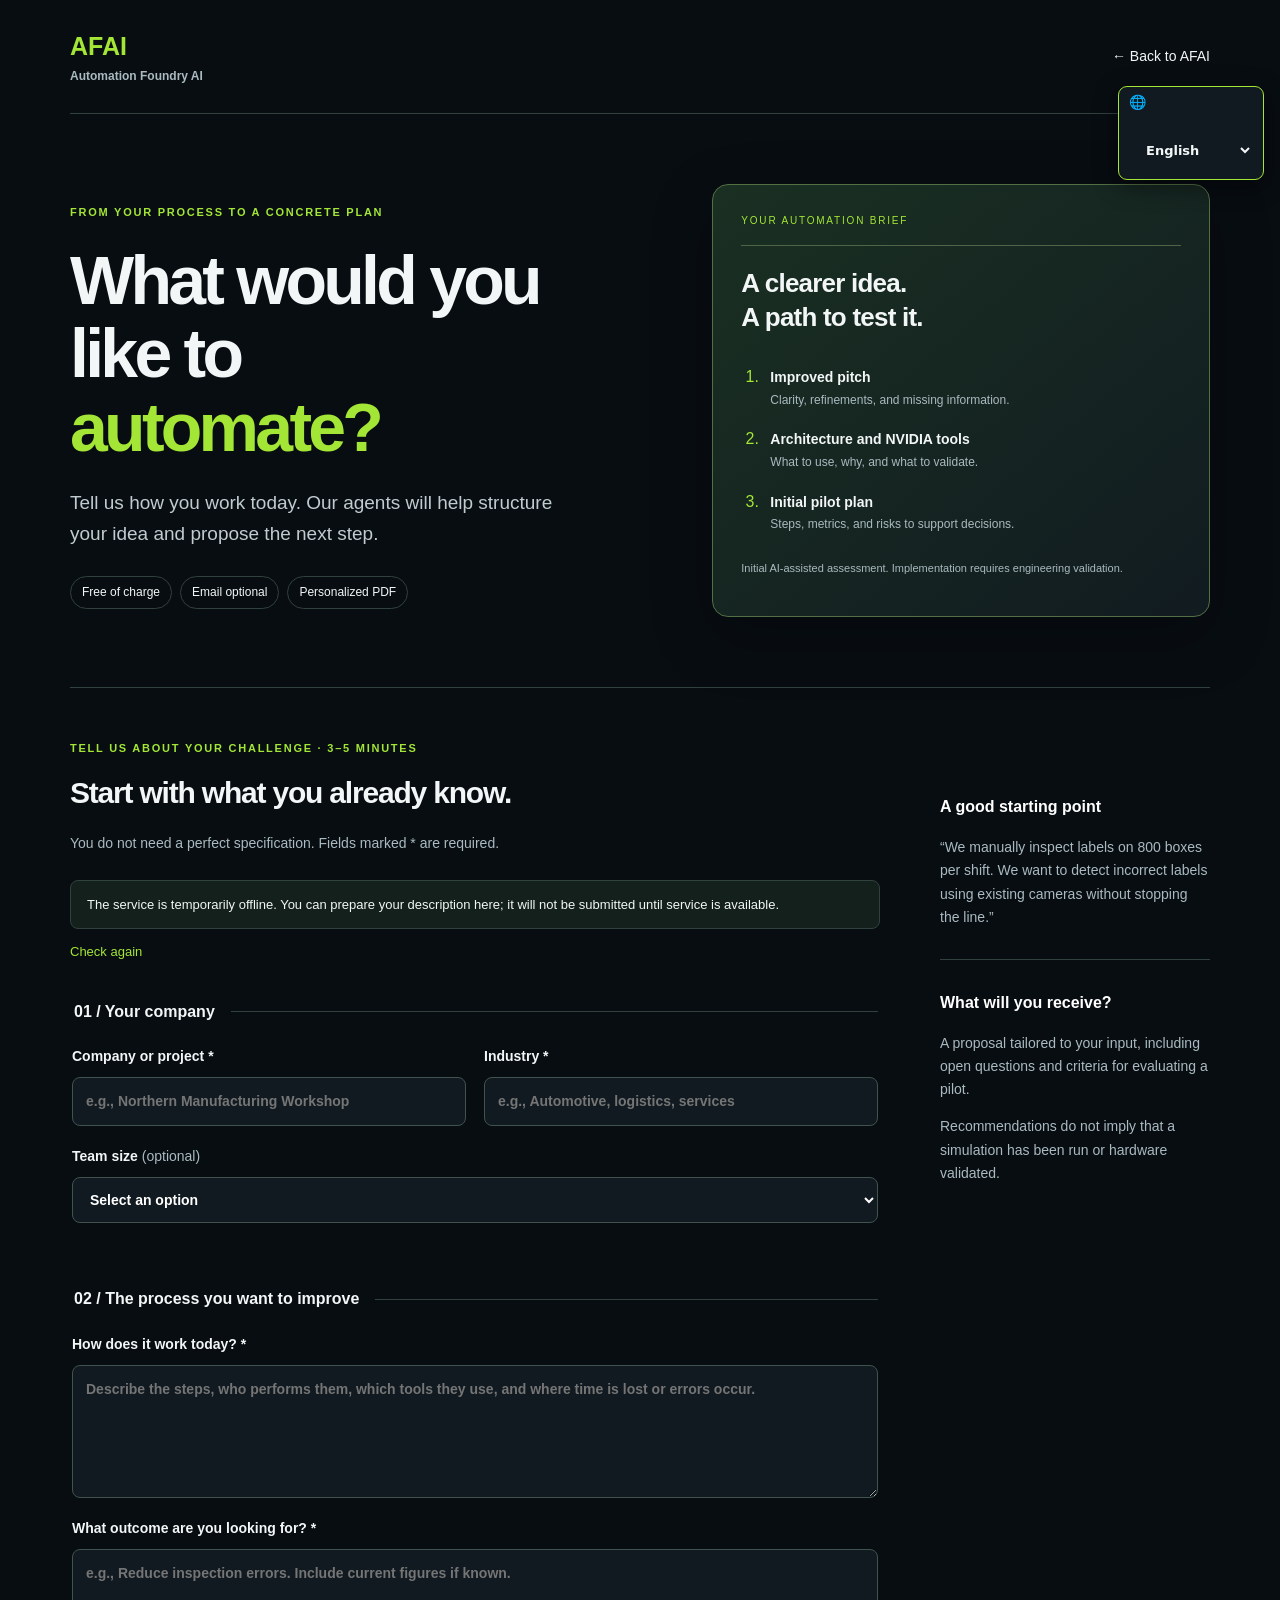
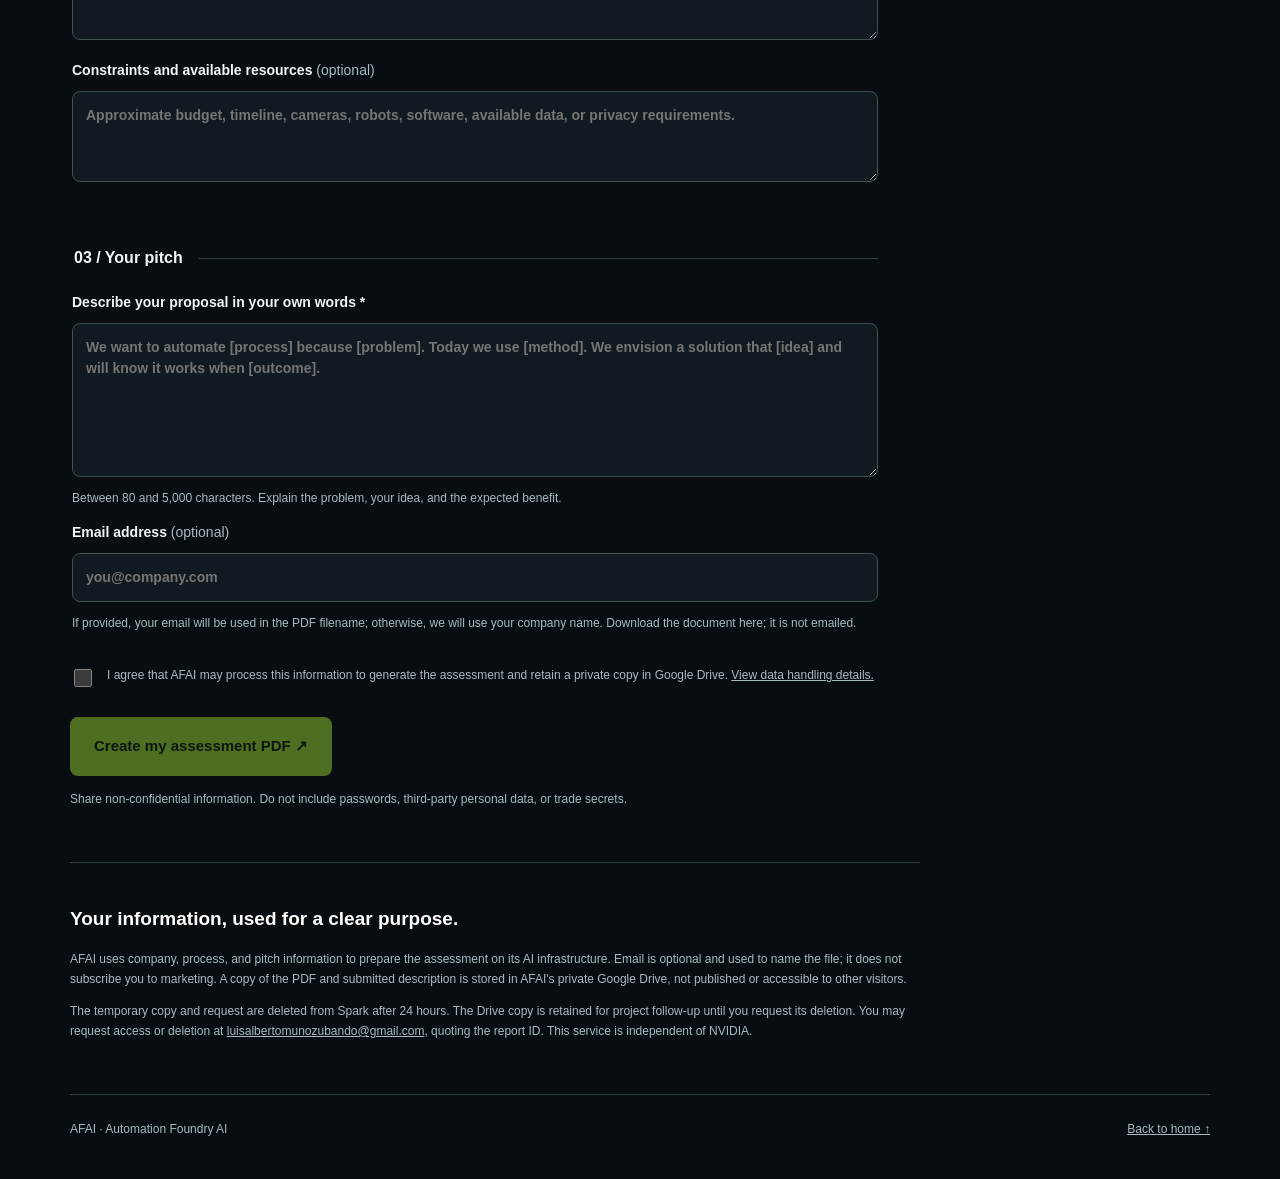
<file: automation-diagnostic.html>
<!doctype html>
<html lang="en"><head><meta charset="utf-8"><meta name="viewport" content="width=device-width,initial-scale=1"><meta name="theme-color" content="#080d12"><meta name="description" content="Describe your process and turn your idea into an initial automation plan with NVIDIA recommendations and a personalized PDF."><title>Your automation assessment | AFAI</title><link rel="stylesheet" href="assets/diagnostic.css"></head>
<body><header><a href="./" class="brand">AFAI <span>Automation Foundry AI</span></a><a href="./" class="back">← Back to AFAI</a></header>
<main><section class="intro"><div><p class="eyebrow">FROM YOUR PROCESS TO A CONCRETE PLAN</p><h1>What would you like to<br><em>automate?</em></h1><p class="lead">Tell us how you work today. Our agents will help structure your idea and propose the next step.</p><div class="tags"><span>Free of charge</span><span>Email optional</span><span>Personalized PDF</span></div></div><aside class="preview"><div class="doc-label">YOUR AUTOMATION BRIEF</div><h2>A clearer idea.<br>A path to test it.</h2><ol><li><b>Improved pitch</b><span>Clarity, refinements, and missing information.</span></li><li><b>Architecture and NVIDIA tools</b><span>What to use, why, and what to validate.</span></li><li><b>Initial pilot plan</b><span>Steps, metrics, and risks to support decisions.</span></li></ol><p>Initial AI-assisted assessment. Implementation requires engineering validation.</p></aside></section>
<section class="workspace"><div><p class="eyebrow">TELL US ABOUT YOUR CHALLENGE · 3–5 MINUTES</p><h2>Start with what you already know.</h2><p class="muted">You do not need a perfect specification. Fields marked * are required.</p><div id="availability" role="status" aria-live="polite">Checking service availability…</div><button type="button" class="text-button" id="retry">Check again</button>
<form id="diagnostic-form"><fieldset><legend>01 / Your company</legend><div class="grid"><label>Company or project *<input name="company" required minlength="2" maxlength="160" autocomplete="organization" placeholder="e.g., Northern Manufacturing Workshop"></label><label>Industry *<input name="industry" required minlength="2" maxlength="160" placeholder="e.g., Automotive, logistics, services"></label></div><label>Team size <span>(optional)</span><select name="company_size"><option value="">Select an option</option><option>1–10 people</option><option>11–50 people</option><option>51–250 people</option><option>More than 250 people</option></select></label></fieldset>
<fieldset><legend>02 / The process you want to improve</legend><label>How does it work today? *<textarea name="process" required minlength="40" maxlength="4000" rows="5" placeholder="Describe the steps, who performs them, which tools they use, and where time is lost or errors occur."></textarea></label><label>What outcome are you looking for? *<textarea name="goal" required minlength="10" maxlength="1500" rows="3" placeholder="e.g., Reduce inspection errors. Include current figures if known."></textarea></label><label>Constraints and available resources <span>(optional)</span><textarea name="constraints" maxlength="2000" rows="3" placeholder="Approximate budget, timeline, cameras, robots, software, available data, or privacy requirements."></textarea></label></fieldset>
<fieldset><legend>03 / Your pitch</legend><label>Describe your proposal in your own words *<textarea name="pitch" required minlength="80" maxlength="5000" rows="6" placeholder="We want to automate [process] because [problem]. Today we use [method]. We envision a solution that [idea] and will know it works when [outcome]."></textarea></label><p class="hint">Between 80 and 5,000 characters. Explain the problem, your idea, and the expected benefit.</p><label>Email address <span>(optional)</span><input name="email" type="email" maxlength="254" autocomplete="email" placeholder="you@company.com"></label><p class="hint">If provided, your email will be used in the PDF filename; otherwise, we will use your company name. Download the document here; it is not emailed.</p></fieldset>
<div class="trap" aria-hidden="true"><label>Website<input name="website" tabindex="-1" autocomplete="off"></label></div>
<label class="consent"><input type="checkbox" name="consent" required><span>I agree that AFAI may process this information to generate the assessment and retain a private copy in Google Drive. <a href="#privacy">View data handling details.</a></span></label>
<button class="primary" id="generate" disabled>Create my assessment PDF ↗</button><p class="hint">Share non-confidential information. Do not include passwords, third-party personal data, or trade secrets.</p></form>
<div id="result" hidden tabindex="-1"><p class="eyebrow">YOUR ASSESSMENT</p><h3 id="stage" role="status" aria-live="polite"></h3><p id="save-status"></p><button id="resume" class="text-button" hidden>Check again</button><button id="download" class="primary" hidden>Download PDF ↓</button><p id="expiry" class="hint" hidden>The download is available for 24 hours after the request. Save the PDF before closing this tab.</p></div></div>
<aside class="guide"><h3>A good starting point</h3><p>“We manually inspect labels on 800 boxes per shift. We want to detect incorrect labels using existing cameras without stopping the line.”</p><hr><h3>What will you receive?</h3><p>A proposal tailored to your input, including open questions and criteria for evaluating a pilot.</p><p>Recommendations do not imply that a simulation has been run or hardware validated.</p></aside></section>
<section class="privacy" id="privacy"><h2>Your information, used for a clear purpose.</h2><p>AFAI uses company, process, and pitch information to prepare the assessment on its AI infrastructure. Email is optional and used to name the file; it does not subscribe you to marketing. A copy of the PDF and submitted description is stored in AFAI's private Google Drive, not published or accessible to other visitors.</p><p>The temporary copy and request are deleted from Spark after 24 hours. The Drive copy is retained for project follow-up until you request its deletion. You may request access or deletion at <a href="mailto:luisalbertomunozubando@gmail.com">luisalbertomunozubando@gmail.com</a>, quoting the report ID. This service is independent of NVIDIA.</p></section></main><footer>AFAI · Automation Foundry AI <a href="./">Back to home ↑</a></footer><script src="assets/diagnostic.js" defer></script><script src="assets/afai-i18n.js" defer></script>
</body></html>
</file>
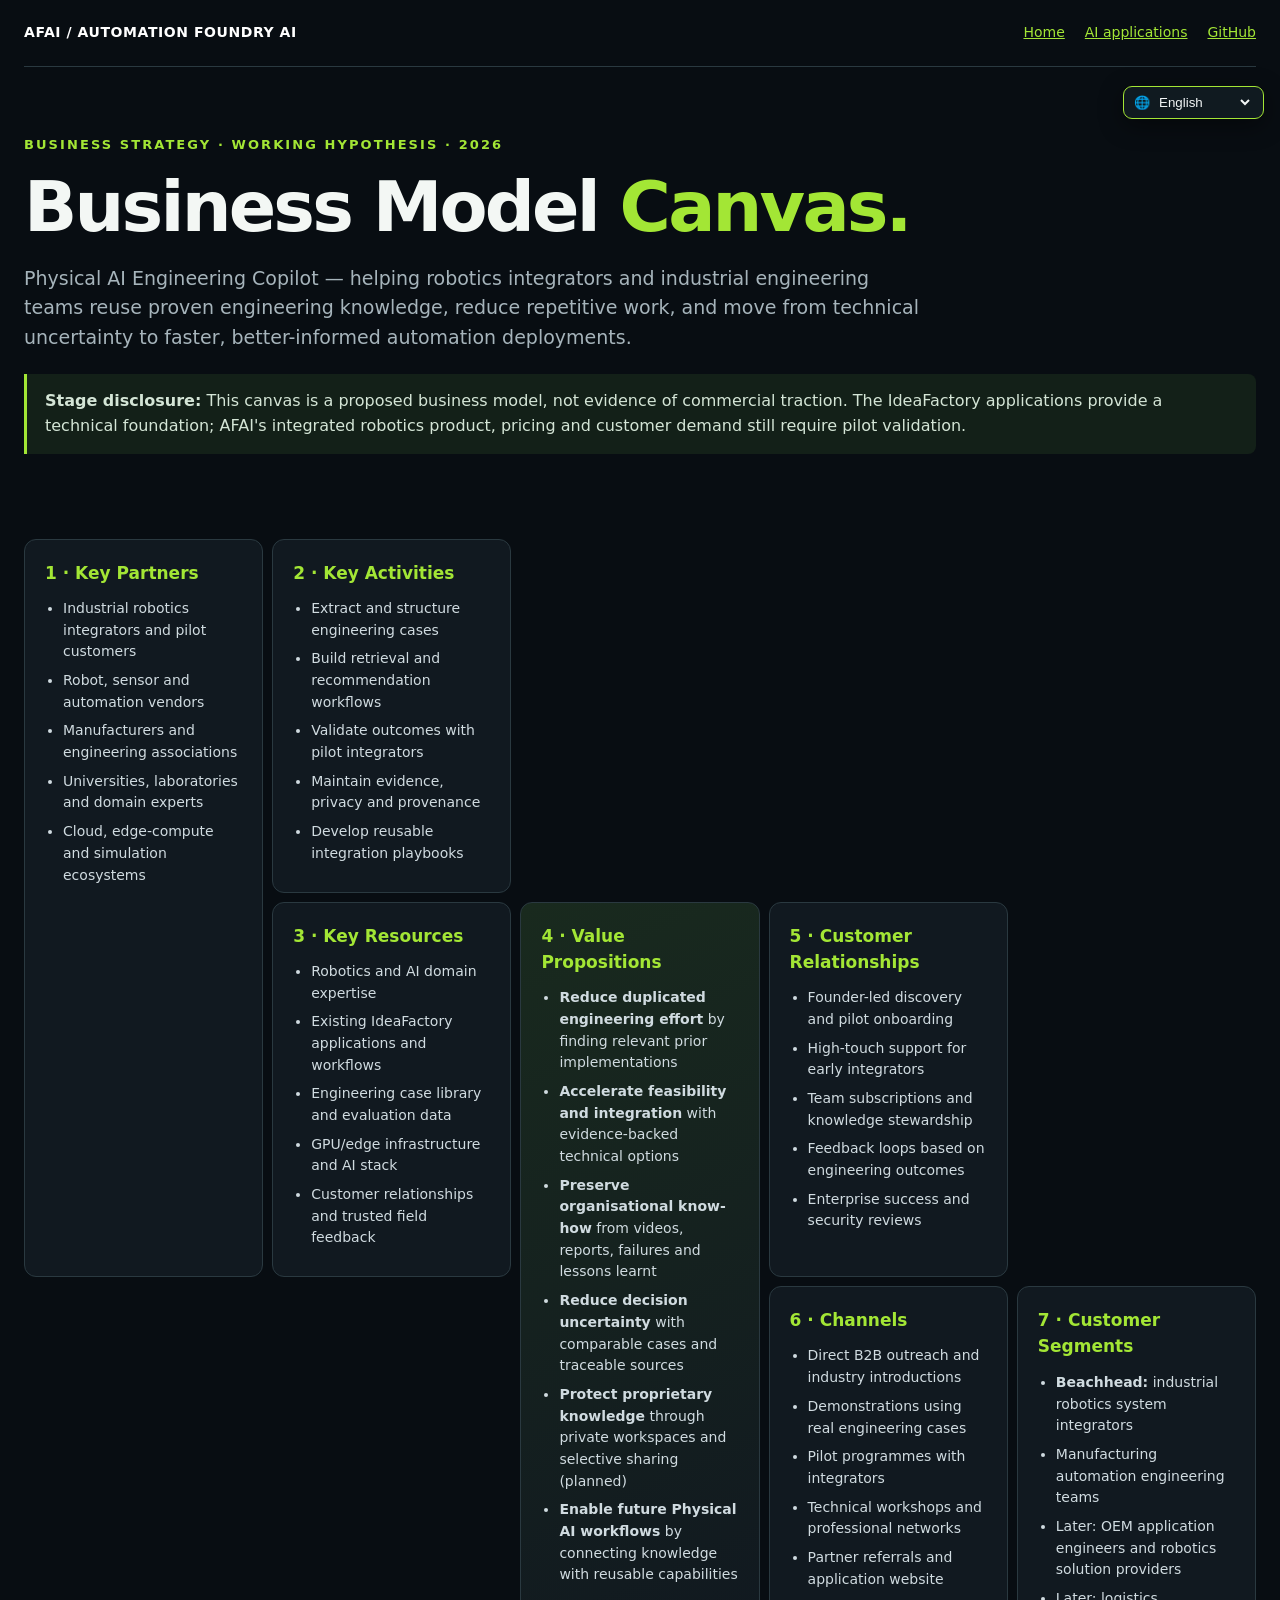
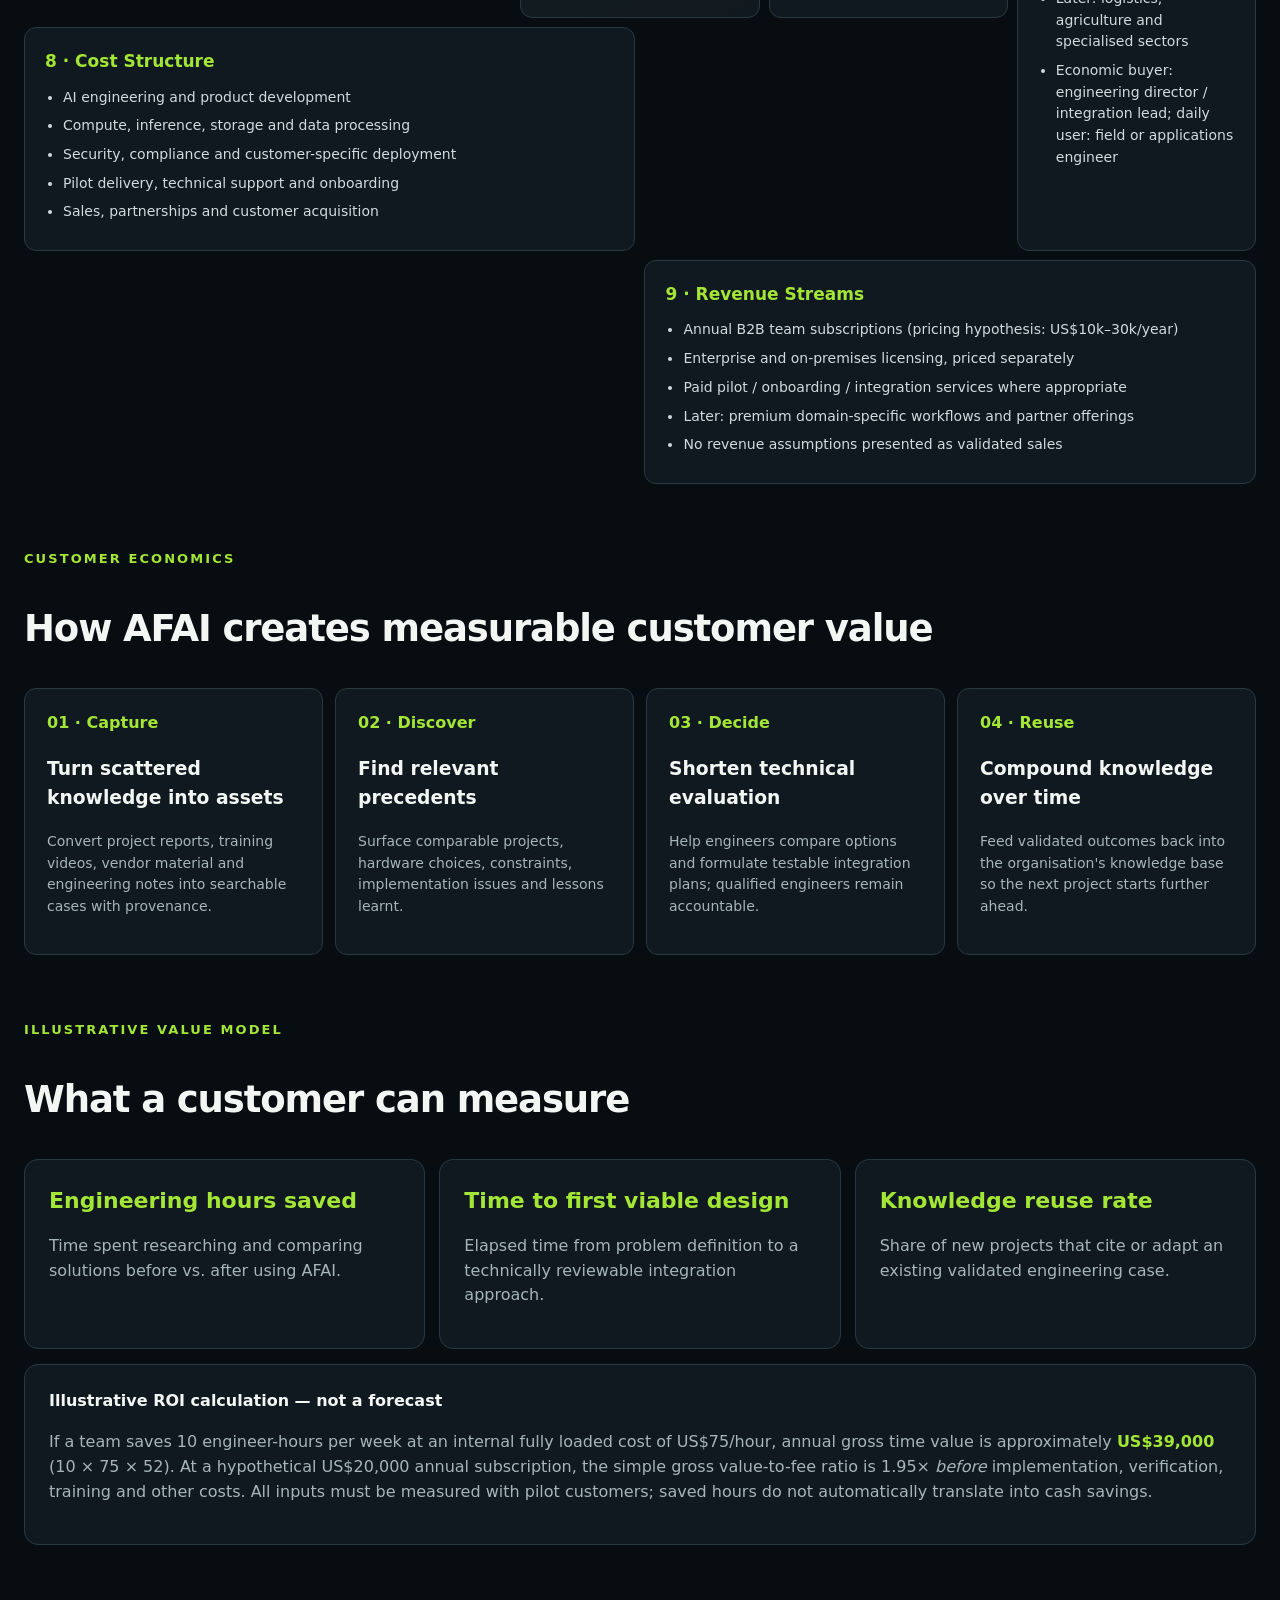
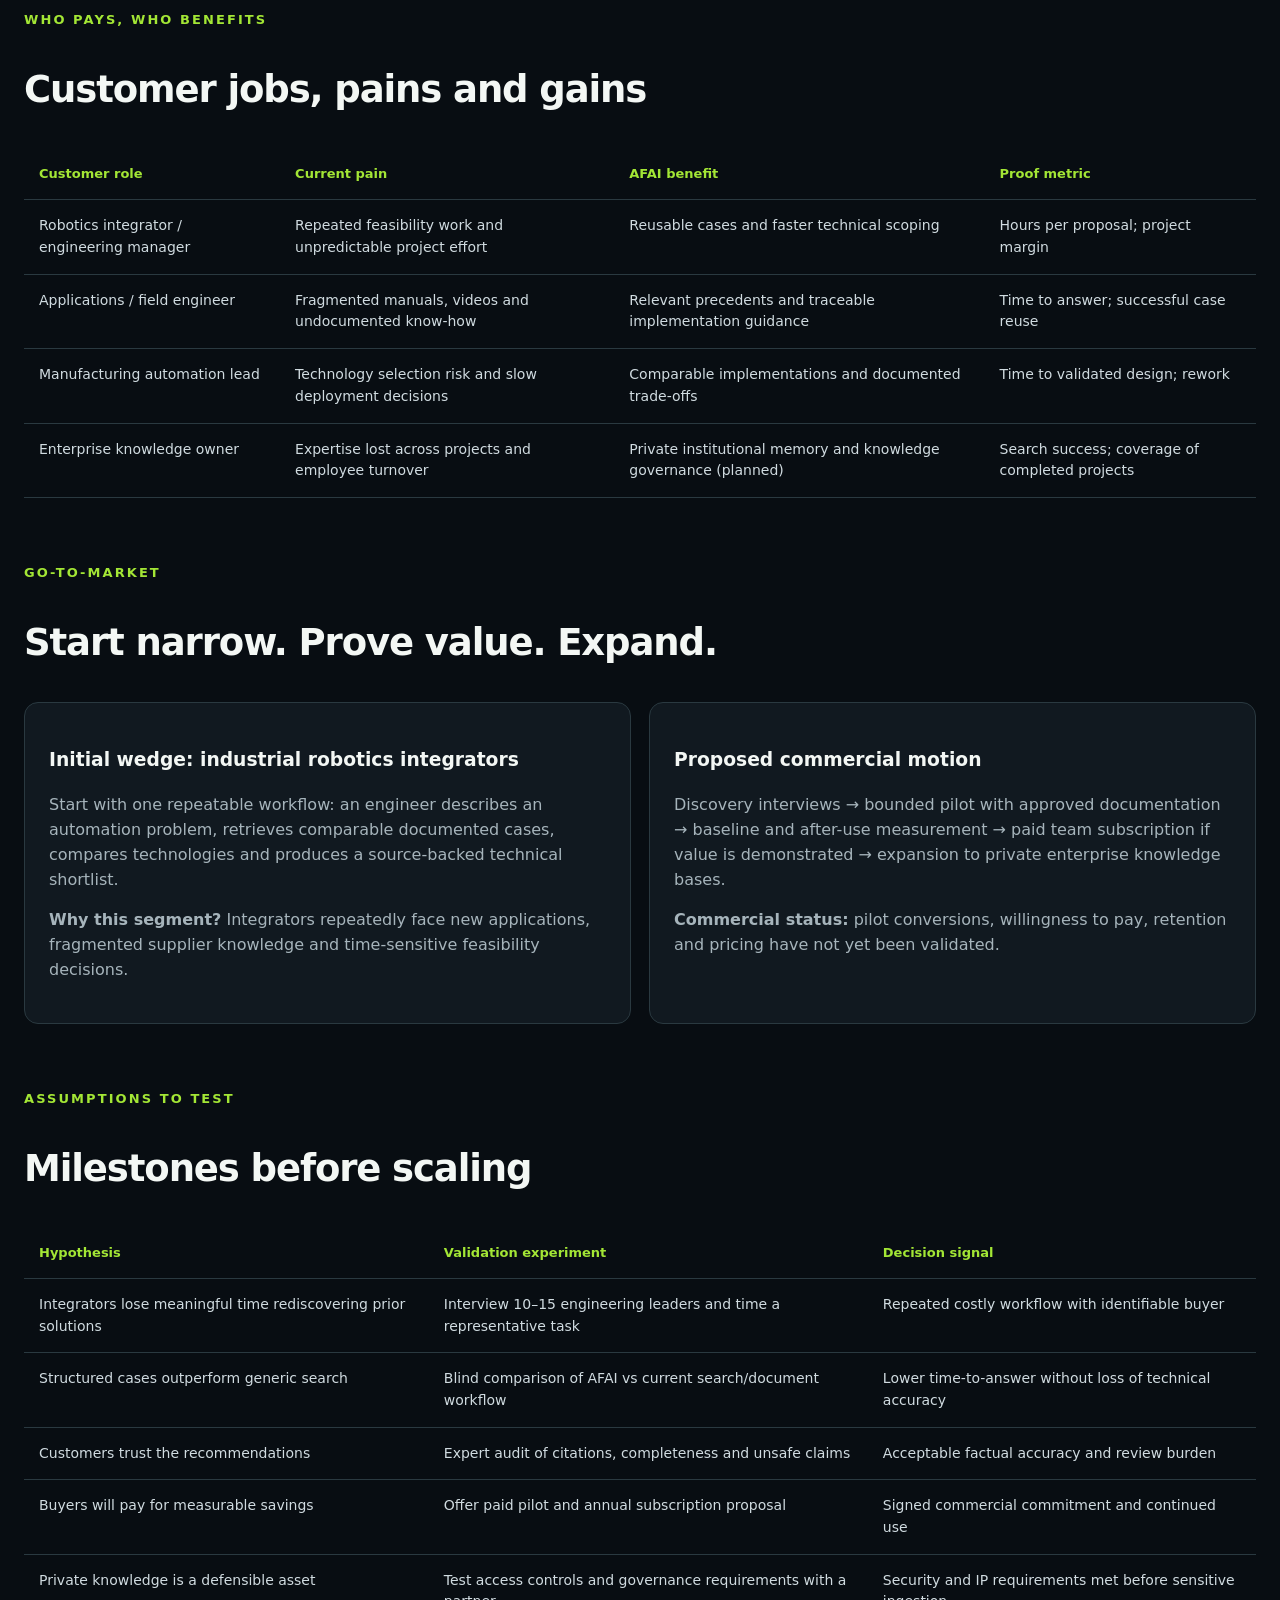
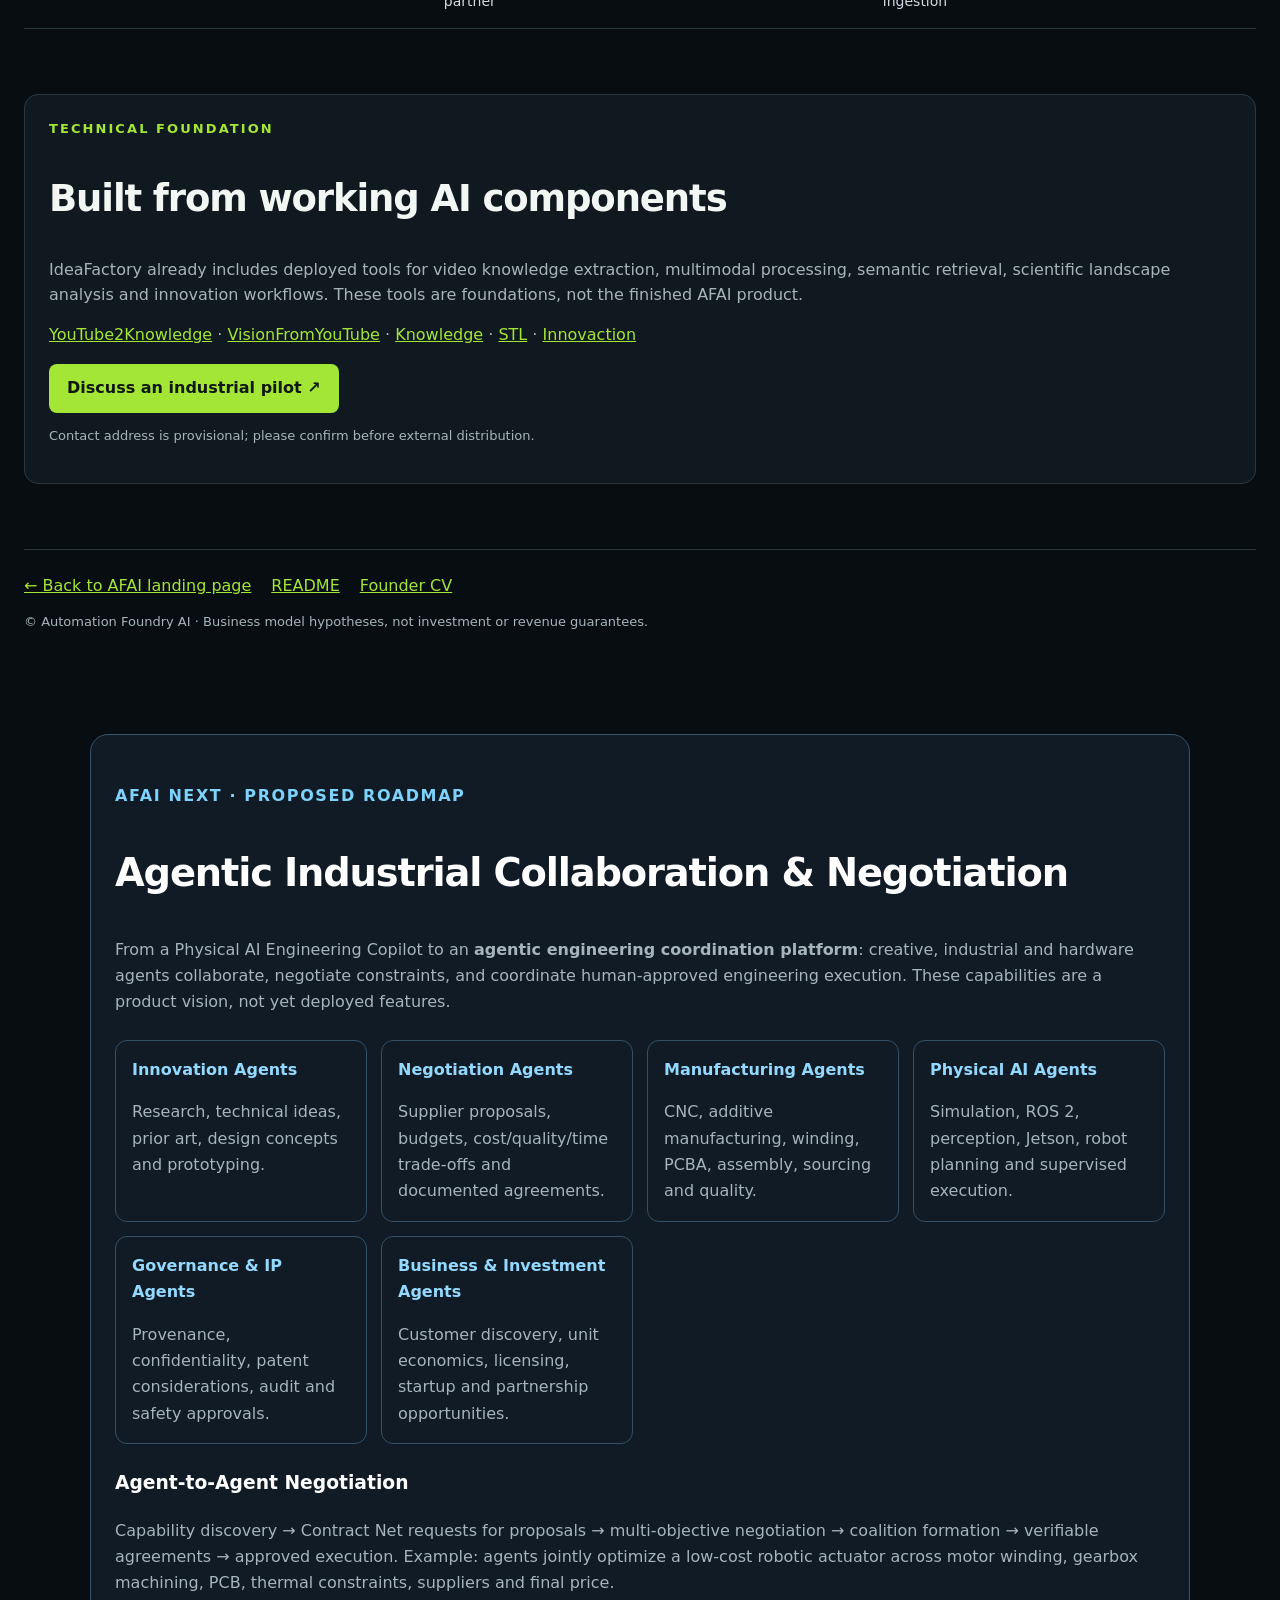
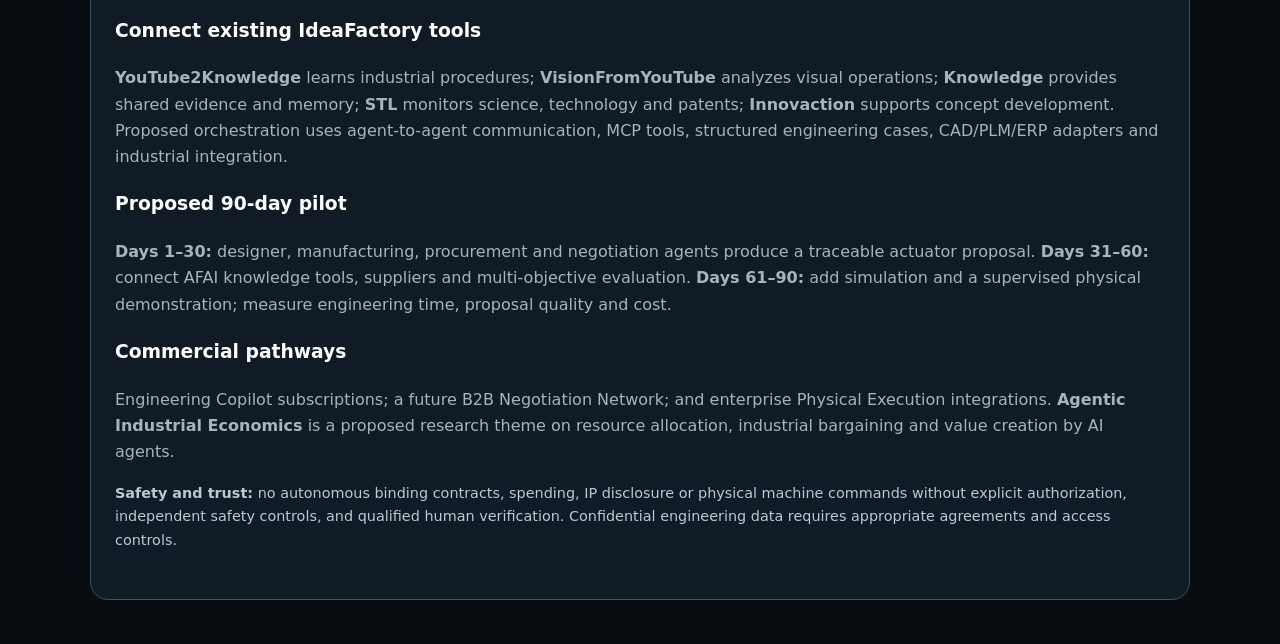
<file: business-model.html>
<!doctype html><html lang="en"><head><meta charset="utf-8"><meta name="viewport" content="width=device-width,initial-scale=1"><meta name="theme-color" content="#080d12"><meta name="description" content="Automation Foundry AI business model canvas, customer value, go-to-market and validation hypotheses. Proposed agentic collaboration, negotiation and industrial execution roadmap."><title>Business Model Canvas | Automation Foundry AI</title><style>:root{color-scheme:dark;--bg:#080d12;--panel:#111920;--line:#2a3940;--text:#f3f7f4;--muted:#a6b4bb;--lime:#a3e635}*{box-sizing:border-box}body{margin:0;background:var(--bg);color:var(--text);font:16px/1.55 system-ui,-apple-system,Segoe UI,sans-serif}a{color:var(--lime)}.wrap{max-width:1280px;margin:auto;padding:0 24px}.nav{display:flex;align-items:center;justify-content:space-between;gap:16px;padding:22px 0;border-bottom:1px solid var(--line)}.brand{font-weight:800;color:white;text-decoration:none;letter-spacing:.04em}.nav a{font-size:14px}header{padding:68px 0 35px}.kicker{color:var(--lime);font-size:13px;letter-spacing:.16em;text-transform:uppercase;font-weight:800}h1{font-size:clamp(36px,5.5vw,70px);line-height:1.07;letter-spacing:-.04em;margin:15px 0}h2{font-size:clamp(25px,3vw,37px);letter-spacing:-.03em}p{color:var(--muted)}.lead{font-size:19px;max-width:900px}.note{border-left:3px solid var(--lime);background:#132018;padding:15px 18px;color:#d4e5d6;border-radius:0 8px 8px 0;margin:22px 0 40px}.canvas{display:grid;grid-template-columns:repeat(10,minmax(0,1fr));grid-template-rows:auto auto auto;gap:9px}.tile{background:var(--panel);border:1px solid var(--line);border-radius:12px;padding:20px;min-width:0}.tile h3{margin:0 0 12px;font-size:17px;color:var(--lime)}.tile p,.tile li{font-size:14px;color:#d0dbe0}.tile ul{padding-left:18px;margin:0}.tile li{margin:7px 0}.partners{grid-column:span 2;grid-row:span 2}.activities{grid-column:span 2}.resources{grid-column:3/span 2}.value{grid-column:5/span 2;grid-row:span 2;background:linear-gradient(155deg,#192a1e,#111920)}.relations{grid-column:7/span 2}.channels{grid-column:7/span 2}.segments{grid-column:9/span 2;grid-row:span 2}.cost{grid-column:1/span 5}.revenue{grid-column:6/span 5}.metricgrid{display:grid;grid-template-columns:repeat(3,1fr);gap:14px}.metric,.panel{border:1px solid var(--line);border-radius:14px;padding:24px;background:var(--panel)}.metric strong{display:block;font-size:22px;color:var(--lime)}section{margin:65px 0}.steps{display:grid;grid-template-columns:repeat(4,1fr);gap:12px}.step{padding:22px;border:1px solid var(--line);border-radius:12px;background:var(--panel)}.step b{color:var(--lime)}.step p{font-size:14px}.two{display:grid;grid-template-columns:1fr 1fr;gap:18px}.tablewrap{overflow-x:auto}table{width:100%;border-collapse:collapse;min-width:640px}td,th{padding:15px;text-align:left;border-bottom:1px solid var(--line);vertical-align:top}th{color:var(--lime);font-size:13px}td{color:#d0dbe0;font-size:14px}.small{font-size:13px}.cta{display:inline-block;padding:12px 18px;background:var(--lime);color:#101810;text-decoration:none;border-radius:8px;font-weight:800}.muted{color:var(--muted)}footer{border-top:1px solid var(--line);padding:24px 0 45px}.footerlinks{display:flex;flex-wrap:wrap;gap:20px}@media(max-width:950px){.canvas{grid-template-columns:repeat(2,minmax(0,1fr));grid-template-rows:none}.canvas .tile{grid-column:auto!important;grid-row:auto!important}.value{grid-column:1/-1!important}.steps{grid-template-columns:repeat(2,1fr)}.metricgrid{grid-template-columns:1fr}}@media(max-width:600px){.canvas,.steps,.two{grid-template-columns:1fr}.canvas .tile{grid-column:1/-1!important}.nav{flex-wrap:wrap}header{padding-top:42px}}</style></head><body><div class="wrap"><nav class="nav"><a class="brand" href="./">AFAI / AUTOMATION FOUNDRY AI</a><div class="footerlinks"><a href="./">Home</a><a href="./#applications">AI applications</a><a href="https://github.com/LuisAlbertoMunozUbando/AFAI">GitHub</a></div></nav><header><div class="kicker">Business strategy · Working hypothesis · 2026</div><h1>Business Model <span style="color:var(--lime)">Canvas.</span></h1><p class="lead">Physical AI Engineering Copilot — helping robotics integrators and industrial engineering teams reuse proven engineering knowledge, reduce repetitive work, and move from technical uncertainty to faster, better-informed automation deployments.</p><div class="note"><b>Stage disclosure:</b> This canvas is a proposed business model, not evidence of commercial traction. The IdeaFactory applications provide a technical foundation; AFAI's integrated robotics product, pricing and customer demand still require pilot validation.</div></header><main><section aria-label="Nine-block business model canvas" style="margin-top:10px"><div class="canvas">
<article class="tile partners"><h3>1 · Key Partners</h3><ul><li>Industrial robotics integrators and pilot customers</li><li>Robot, sensor and automation vendors</li><li>Manufacturers and engineering associations</li><li>Universities, laboratories and domain experts</li><li>Cloud, edge-compute and simulation ecosystems</li></ul></article>
<article class="tile activities"><h3>2 · Key Activities</h3><ul><li>Extract and structure engineering cases</li><li>Build retrieval and recommendation workflows</li><li>Validate outcomes with pilot integrators</li><li>Maintain evidence, privacy and provenance</li><li>Develop reusable integration playbooks</li></ul></article>
<article class="tile resources"><h3>3 · Key Resources</h3><ul><li>Robotics and AI domain expertise</li><li>Existing IdeaFactory applications and workflows</li><li>Engineering case library and evaluation data</li><li>GPU/edge infrastructure and AI stack</li><li>Customer relationships and trusted field feedback</li></ul></article>
<article class="tile value"><h3>4 · Value Propositions</h3><ul><li><b>Reduce duplicated engineering effort</b> by finding relevant prior implementations</li><li><b>Accelerate feasibility and integration</b> with evidence-backed technical options</li><li><b>Preserve organisational know-how</b> from videos, reports, failures and lessons learnt</li><li><b>Reduce decision uncertainty</b> with comparable cases and traceable sources</li><li><b>Protect proprietary knowledge</b> through private workspaces and selective sharing (planned)</li><li><b>Enable future Physical AI workflows</b> by connecting knowledge with reusable capabilities</li></ul></article>
<article class="tile relations"><h3>5 · Customer Relationships</h3><ul><li>Founder-led discovery and pilot onboarding</li><li>High-touch support for early integrators</li><li>Team subscriptions and knowledge stewardship</li><li>Feedback loops based on engineering outcomes</li><li>Enterprise success and security reviews</li></ul></article>
<article class="tile channels"><h3>6 · Channels</h3><ul><li>Direct B2B outreach and industry introductions</li><li>Demonstrations using real engineering cases</li><li>Pilot programmes with integrators</li><li>Technical workshops and professional networks</li><li>Partner referrals and application website</li></ul></article>
<article class="tile segments"><h3>7 · Customer Segments</h3><ul><li><b>Beachhead:</b> industrial robotics system integrators</li><li>Manufacturing automation engineering teams</li><li>Later: OEM application engineers and robotics solution providers</li><li>Later: logistics, agriculture and specialised sectors</li><li>Economic buyer: engineering director / integration lead; daily user: field or applications engineer</li></ul></article>
<article class="tile cost"><h3>8 · Cost Structure</h3><ul><li>AI engineering and product development</li><li>Compute, inference, storage and data processing</li><li>Security, compliance and customer-specific deployment</li><li>Pilot delivery, technical support and onboarding</li><li>Sales, partnerships and customer acquisition</li></ul></article>
<article class="tile revenue"><h3>9 · Revenue Streams</h3><ul><li>Annual B2B team subscriptions (pricing hypothesis: US$10k–30k/year)</li><li>Enterprise and on-premises licensing, priced separately</li><li>Paid pilot / onboarding / integration services where appropriate</li><li>Later: premium domain-specific workflows and partner offerings</li><li>No revenue assumptions presented as validated sales</li></ul></article>
</div></section>
<section><div class="kicker">Customer economics</div><h2>How AFAI creates measurable customer value</h2><div class="steps"><div class="step"><b>01 · Capture</b><h3>Turn scattered knowledge into assets</h3><p>Convert project reports, training videos, vendor material and engineering notes into searchable cases with provenance.</p></div><div class="step"><b>02 · Discover</b><h3>Find relevant precedents</h3><p>Surface comparable projects, hardware choices, constraints, implementation issues and lessons learnt.</p></div><div class="step"><b>03 · Decide</b><h3>Shorten technical evaluation</h3><p>Help engineers compare options and formulate testable integration plans; qualified engineers remain accountable.</p></div><div class="step"><b>04 · Reuse</b><h3>Compound knowledge over time</h3><p>Feed validated outcomes back into the organisation's knowledge base so the next project starts further ahead.</p></div></div></section>
<section><div class="kicker">Illustrative value model</div><h2>What a customer can measure</h2><div class="metricgrid"><div class="metric"><strong>Engineering hours saved</strong><p>Time spent researching and comparing solutions before vs. after using AFAI.</p></div><div class="metric"><strong>Time to first viable design</strong><p>Elapsed time from problem definition to a technically reviewable integration approach.</p></div><div class="metric"><strong>Knowledge reuse rate</strong><p>Share of new projects that cite or adapt an existing validated engineering case.</p></div></div><div class="panel" style="margin-top:15px"><b>Illustrative ROI calculation — not a forecast</b><p>If a team saves 10 engineer-hours per week at an internal fully loaded cost of US$75/hour, annual gross time value is approximately <b style="color:var(--lime">US$39,000</b> (10 × 75 × 52). At a hypothetical US$20,000 annual subscription, the simple gross value-to-fee ratio is 1.95× <i>before</i> implementation, verification, training and other costs. All inputs must be measured with pilot customers; saved hours do not automatically translate into cash savings.</p></div></section>
<section><div class="kicker">Who pays, who benefits</div><h2>Customer jobs, pains and gains</h2><div class="tablewrap"><table><thead><tr><th>Customer role</th><th>Current pain</th><th>AFAI benefit</th><th>Proof metric</th></tr></thead><tbody><tr><td>Robotics integrator / engineering manager</td><td>Repeated feasibility work and unpredictable project effort</td><td>Reusable cases and faster technical scoping</td><td>Hours per proposal; project margin</td></tr><tr><td>Applications / field engineer</td><td>Fragmented manuals, videos and undocumented know-how</td><td>Relevant precedents and traceable implementation guidance</td><td>Time to answer; successful case reuse</td></tr><tr><td>Manufacturing automation lead</td><td>Technology selection risk and slow deployment decisions</td><td>Comparable implementations and documented trade-offs</td><td>Time to validated design; rework</td></tr><tr><td>Enterprise knowledge owner</td><td>Expertise lost across projects and employee turnover</td><td>Private institutional memory and knowledge governance (planned)</td><td>Search success; coverage of completed projects</td></tr></tbody></table></div></section>
<section><div class="kicker">Go-to-market</div><h2>Start narrow. Prove value. Expand.</h2><div class="two"><div class="panel"><h3>Initial wedge: industrial robotics integrators</h3><p>Start with one repeatable workflow: an engineer describes an automation problem, retrieves comparable documented cases, compares technologies and produces a source-backed technical shortlist.</p><p><b>Why this segment?</b> Integrators repeatedly face new applications, fragmented supplier knowledge and time-sensitive feasibility decisions.</p></div><div class="panel"><h3>Proposed commercial motion</h3><p>Discovery interviews → bounded pilot with approved documentation → baseline and after-use measurement → paid team subscription if value is demonstrated → expansion to private enterprise knowledge bases.</p><p><b>Commercial status:</b> pilot conversions, willingness to pay, retention and pricing have not yet been validated.</p></div></div></section>
<section><div class="kicker">Assumptions to test</div><h2>Milestones before scaling</h2><div class="tablewrap"><table><thead><tr><th>Hypothesis</th><th>Validation experiment</th><th>Decision signal</th></tr></thead><tbody><tr><td>Integrators lose meaningful time rediscovering prior solutions</td><td>Interview 10–15 engineering leaders and time a representative task</td><td>Repeated costly workflow with identifiable buyer</td></tr><tr><td>Structured cases outperform generic search</td><td>Blind comparison of AFAI vs current search/document workflow</td><td>Lower time-to-answer without loss of technical accuracy</td></tr><tr><td>Customers trust the recommendations</td><td>Expert audit of citations, completeness and unsafe claims</td><td>Acceptable factual accuracy and review burden</td></tr><tr><td>Buyers will pay for measurable savings</td><td>Offer paid pilot and annual subscription proposal</td><td>Signed commercial commitment and continued use</td></tr><tr><td>Private knowledge is a defensible asset</td><td>Test access controls and governance requirements with a partner</td><td>Security and IP requirements met before sensitive ingestion</td></tr></tbody></table></div></section>
<section><div class="panel"><div class="kicker">Technical foundation</div><h2>Built from working AI components</h2><p>IdeaFactory already includes deployed tools for video knowledge extraction, multimodal processing, semantic retrieval, scientific landscape analysis and innovation workflows. These tools are foundations, not the finished AFAI product.</p><p><a href="https://youtube2knowledge.albertomunoz.ai">YouTube2Knowledge</a> · <a href="https://visionfromyoutube.albertomunoz.ai">VisionFromYouTube</a> · <a href="https://knowledge.albertomunoz.ai">Knowledge</a> · <a href="https://stl.albertomunoz.ai">STL</a> · <a href="https://innovaction.albertomunoz.ai">Innovaction</a></p><a class="cta" href="mailto:luisalbertomunozubando@gmail.com?subject=AFAI%20Industrial%20Pilot">Discuss an industrial pilot ↗</a><p class="small">Contact address is provisional; please confirm before external distribution.</p></div></section></main><footer><div class="footerlinks"><a href="./">← Back to AFAI landing page</a><a href="https://github.com/LuisAlbertoMunozUbando/AFAI/blob/main/README.md">README</a><a href="https://cv.albertomunoz.ai">Founder CV</a></div><p class="small">© Automation Foundry AI · Business model hypotheses, not investment or revenue guarantees.</p></footer></div><section id="agentic-afai" style="max-width:1100px;margin:44px auto;padding:32px 24px;border:1px solid #385469;border-radius:18px;background:#101b25;color:#edf5fb;font-family:system-ui,sans-serif;line-height:1.65"><p style="color:#7dd3fc;font-weight:700;letter-spacing:.1em">AFAI NEXT · PROPOSED ROADMAP</p><h2 style="font-size:clamp(1.6rem,3vw,2.5rem);color:#fff">Agentic Industrial Collaboration & Negotiation</h2><p>From a Physical AI Engineering Copilot to an <strong>agentic engineering coordination platform</strong>: creative, industrial and hardware agents collaborate, negotiate constraints, and coordinate human-approved engineering execution. These capabilities are a product vision, not yet deployed features.</p><div style="display:grid;grid-template-columns:repeat(auto-fit,minmax(220px,1fr));gap:14px;margin:24px 0"><div style="padding:16px;border:1px solid #345167;border-radius:12px"><strong style="color:#93d9ff">Innovation Agents</strong><p style="margin-bottom:0">Research, technical ideas, prior art, design concepts and prototyping.</p></div><div style="padding:16px;border:1px solid #345167;border-radius:12px"><strong style="color:#93d9ff">Negotiation Agents</strong><p style="margin-bottom:0">Supplier proposals, budgets, cost/quality/time trade-offs and documented agreements.</p></div><div style="padding:16px;border:1px solid #345167;border-radius:12px"><strong style="color:#93d9ff">Manufacturing Agents</strong><p style="margin-bottom:0">CNC, additive manufacturing, winding, PCBA, assembly, sourcing and quality.</p></div><div style="padding:16px;border:1px solid #345167;border-radius:12px"><strong style="color:#93d9ff">Physical AI Agents</strong><p style="margin-bottom:0">Simulation, ROS 2, perception, Jetson, robot planning and supervised execution.</p></div><div style="padding:16px;border:1px solid #345167;border-radius:12px"><strong style="color:#93d9ff">Governance & IP Agents</strong><p style="margin-bottom:0">Provenance, confidentiality, patent considerations, audit and safety approvals.</p></div><div style="padding:16px;border:1px solid #345167;border-radius:12px"><strong style="color:#93d9ff">Business & Investment Agents</strong><p style="margin-bottom:0">Customer discovery, unit economics, licensing, startup and partnership opportunities.</p></div></div><h3 style="color:#fff">Agent-to-Agent Negotiation</h3><p>Capability discovery → Contract Net requests for proposals → multi-objective negotiation → coalition formation → verifiable agreements → approved execution. Example: agents jointly optimize a low-cost robotic actuator across motor winding, gearbox machining, PCB, thermal constraints, suppliers and final price.</p><h3 style="color:#fff">Connect existing IdeaFactory tools</h3><p><strong>YouTube2Knowledge</strong> learns industrial procedures; <strong>VisionFromYouTube</strong> analyzes visual operations; <strong>Knowledge</strong> provides shared evidence and memory; <strong>STL</strong> monitors science, technology and patents; <strong>Innovaction</strong> supports concept development. Proposed orchestration uses agent-to-agent communication, MCP tools, structured engineering cases, CAD/PLM/ERP adapters and industrial integration.</p><h3 style="color:#fff">Proposed 90-day pilot</h3><p><strong>Days 1–30:</strong> designer, manufacturing, procurement and negotiation agents produce a traceable actuator proposal. <strong>Days 31–60:</strong> connect AFAI knowledge tools, suppliers and multi-objective evaluation. <strong>Days 61–90:</strong> add simulation and a supervised physical demonstration; measure engineering time, proposal quality and cost.</p><h3 style="color:#fff">Commercial pathways</h3><p>Engineering Copilot subscriptions; a future B2B Negotiation Network; and enterprise Physical Execution integrations. <strong>Agentic Industrial Economics</strong> is a proposed research theme on resource allocation, industrial bargaining and value creation by AI agents.</p><p style="font-size:.9em;color:#b8c9d8"><strong>Safety and trust:</strong> no autonomous binding contracts, spending, IP disclosure or physical machine commands without explicit authorization, independent safety controls, and qualified human verification. Confidential engineering data requires appropriate agreements and access controls.</p></section>
<script src="assets/afai-i18n.js" defer></script>
</body></html>
</file>
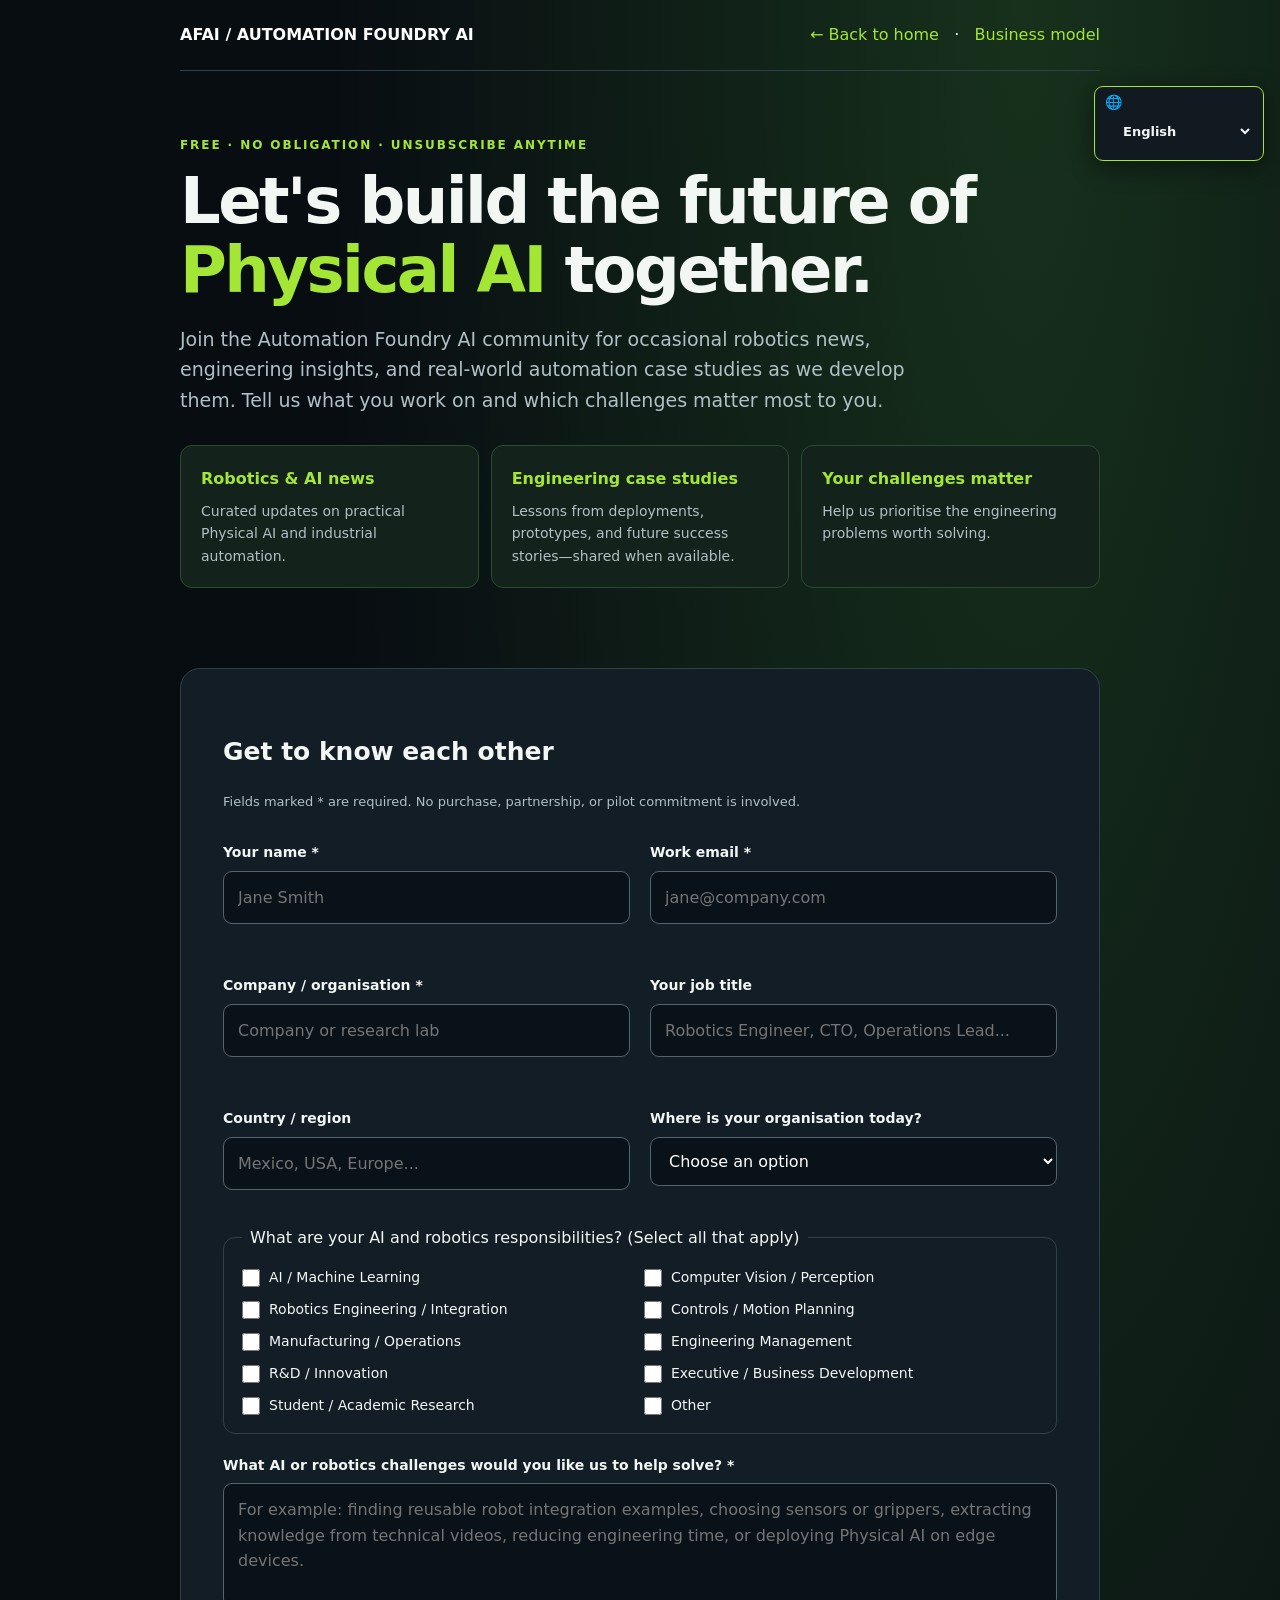
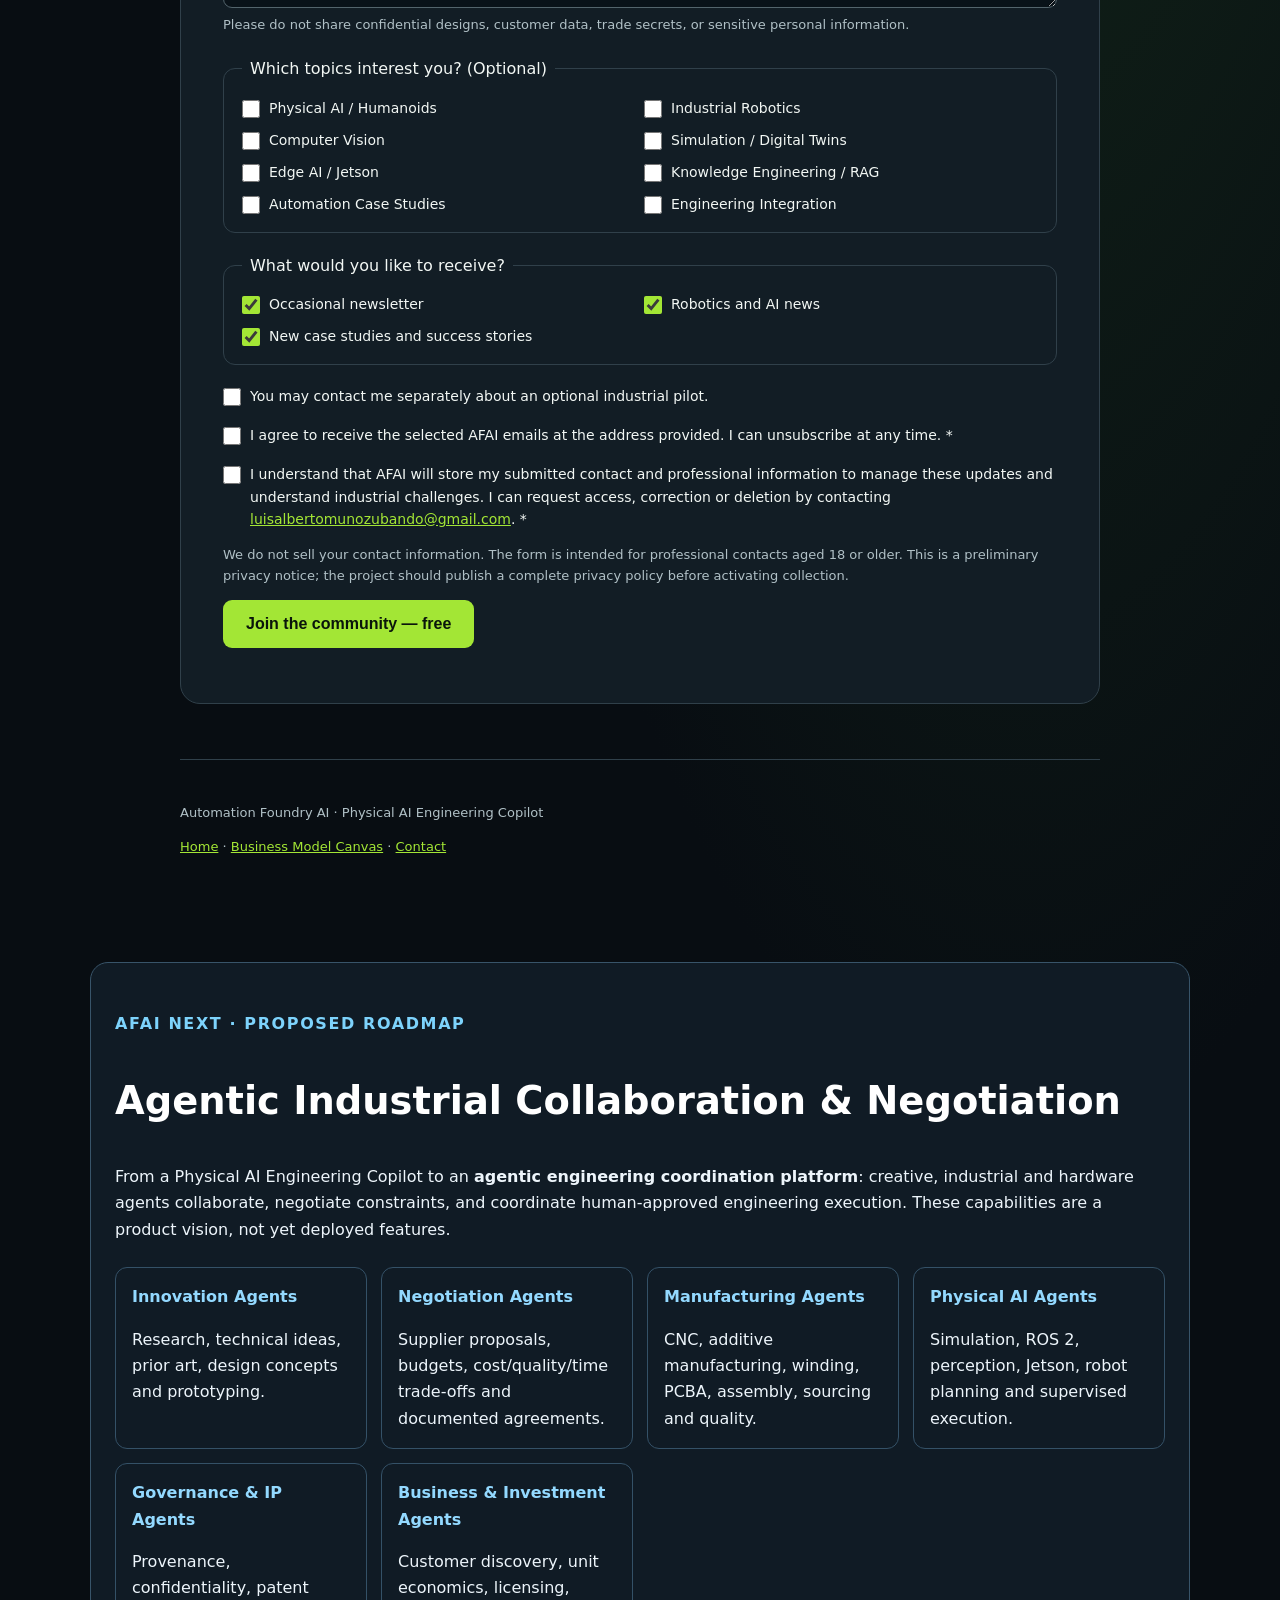
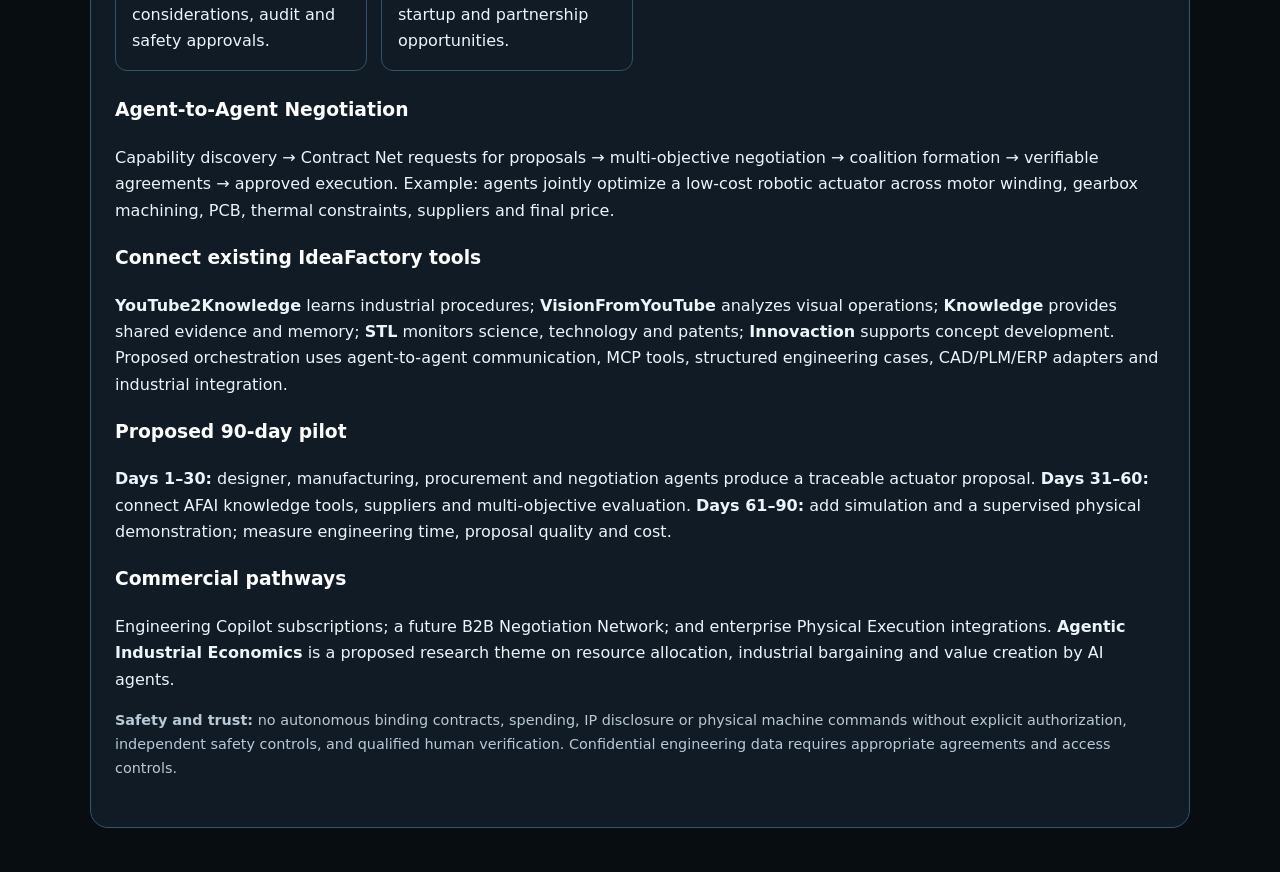
<file: community.html>
<!doctype html><html lang="en"><head><meta charset="utf-8"><meta name="viewport" content="width=device-width,initial-scale=1"><meta name="theme-color" content="#080d12"><meta name="description" content="Join Automation Foundry AI for free Physical AI news, engineering insights, and future robotics case studies. Proposed agentic collaboration, negotiation and industrial execution roadmap."><title>Join the AFAI Community | Automation Foundry AI</title><style>:root{--bg:#080d12;--panel:#121d25;--line:#30404a;--lime:#a3e635;--text:#f2f7f4;--muted:#b0c0c6}*{box-sizing:border-box}body{margin:0;background:radial-gradient(ellipse at 80% 0%,#17311c 0%,var(--bg) 48%);color:var(--text);font:16px/1.6 system-ui,Arial,sans-serif}a{color:var(--lime)}.wrap{width:min(100% - 40px,920px);margin:auto}.nav{padding:22px 0;border-bottom:1px solid var(--line);display:flex;justify-content:space-between;gap:16px;flex-wrap:wrap}.nav a{text-decoration:none}.brand{font-weight:800;color:white}.eyebrow{color:var(--lime);font-size:12px;font-weight:800;letter-spacing:.16em;text-transform:uppercase}header{padding:65px 0 30px}h1{font-size:clamp(38px,6vw,64px);line-height:1.08;letter-spacing:-.04em;margin:12px 0}h2{font-size:25px}.lead{font-size:19px;color:var(--muted);max-width:750px}.perks{display:grid;grid-template-columns:repeat(3,1fr);gap:12px;margin:30px 0}.perk{background:#13221a;border:1px solid #2a4b30;border-radius:12px;padding:20px}.perk strong{color:var(--lime)}.perk p{font-size:14px;color:var(--muted);margin:8px 0 0}.panel{background:var(--panel);border:1px solid var(--line);border-radius:20px;padding:clamp(20px,4vw,42px);margin:20px 0 55px}.grid{display:grid;grid-template-columns:1fr 1fr;gap:20px}.field{display:flex;flex-direction:column;gap:7px;margin:15px 0}label,.legend{font-weight:650;font-size:14px}input,select,textarea{width:100%;padding:13px 14px;border:1px solid #53646c;border-radius:9px;background:#091219;color:white;font:inherit}input:focus,select:focus,textarea:focus{outline:2px solid var(--lime);outline-offset:1px}textarea{min-height:125px;resize:vertical}fieldset{border:1px solid var(--line);border-radius:12px;padding:15px 18px;margin:20px 0}legend{padding:0 8px}.checks{display:grid;grid-template-columns:1fr 1fr;gap:8px}.check{display:flex;align-items:flex-start;gap:9px;font-weight:400}.check input{width:18px;height:18px;flex:none;margin:3px 0;accent-color:var(--lime)}.hint{font-size:13px;color:var(--muted)}.btn{background:var(--lime);color:#0a150b;border:0;border-radius:9px;padding:15px 23px;font-size:16px;font-weight:800;cursor:pointer}.btn:disabled{opacity:.55;cursor:not-allowed}.notice{padding:14px 16px;border:1px solid #6c6b3e;background:#242417;border-radius:10px;color:#f4eab1;margin:22px 0}.success{border-color:#3f7c48;background:#15291a;color:#baf6c1}.error{border-color:#8e4343;background:#301b1b;color:#ffbcbc}footer{border-top:1px solid var(--line);padding:30px 0 60px;color:var(--muted);font-size:13px}@media(max-width:640px){.grid,.checks,.perks{grid-template-columns:1fr}header{padding-top:40px}}</style></head><body><div class="wrap"><nav class="nav"><a class="brand" href="./">AFAI / AUTOMATION FOUNDRY AI</a><div><a href="./">← Back to home</a> &nbsp; · &nbsp; <a href="./business-model.html">Business model</a></div></nav><header><div class="eyebrow">Free · No obligation · Unsubscribe anytime</div><h1>Let's build the future of <span style="color:var(--lime)">Physical AI</span> together.</h1><p class="lead">Join the Automation Foundry AI community for occasional robotics news, engineering insights, and real-world automation case studies as we develop them. Tell us what you work on and which challenges matter most to you.</p><div class="perks"><div class="perk"><strong>Robotics &amp; AI news</strong><p>Curated updates on practical Physical AI and industrial automation.</p></div><div class="perk"><strong>Engineering case studies</strong><p>Lessons from deployments, prototypes, and future success stories—shared when available.</p></div><div class="perk"><strong>Your challenges matter</strong><p>Help us prioritise the engineering problems worth solving.</p></div></div></header><main><div class="panel"><h2>Get to know each other</h2><p class="hint">Fields marked * are required. No purchase, partnership, or pilot commitment is involved.</p><div class="notice" id="setup">Registration is free and optional. We use your details only for the updates you choose and to understand engineering challenges. Please avoid submitting confidential information.</div><form id="signup" novalidate><div class="grid"><div class="field"><label for="fullName">Your name *</label><input id="fullName" name="fullName" autocomplete="name" maxlength="120" required placeholder="Jane Smith"></div><div class="field"><label for="email">Work email *</label><input id="email" name="email" type="email" autocomplete="email" maxlength="200" required placeholder="jane@company.com"></div><div class="field"><label for="company">Company / organisation *</label><input id="company" name="company" maxlength="180" required placeholder="Company or research lab"></div><div class="field"><label for="jobTitle">Your job title</label><input id="jobTitle" name="jobTitle" maxlength="120" placeholder="Robotics Engineer, CTO, Operations Lead..."></div><div class="field"><label for="region">Country / region</label><input id="region" name="region" maxlength="120" placeholder="Mexico, USA, Europe..."></div><div class="field"><label for="maturity">Where is your organisation today?</label><select id="maturity" name="maturity"><option value="">Choose an option</option><option>Exploring AI / robotics</option><option>Running proof-of-concept projects</option><option>Deploying robots in production</option><option>Scaling existing deployments</option><option>Research / education</option><option>Other</option></select></div></div><fieldset><legend>What are your AI and robotics responsibilities? (Select all that apply)</legend><div class="checks" id="roles"><label class="check"><input type="checkbox" value="AI / Machine Learning"> AI / Machine Learning</label><label class="check"><input type="checkbox" value="Computer Vision / Perception"> Computer Vision / Perception</label><label class="check"><input type="checkbox" value="Robotics Engineering / Integration"> Robotics Engineering / Integration</label><label class="check"><input type="checkbox" value="Controls / Motion Planning"> Controls / Motion Planning</label><label class="check"><input type="checkbox" value="Manufacturing / Operations"> Manufacturing / Operations</label><label class="check"><input type="checkbox" value="Engineering Management"> Engineering Management</label><label class="check"><input type="checkbox" value="R&D / Innovation"> R&amp;D / Innovation</label><label class="check"><input type="checkbox" value="Executive / Business Development"> Executive / Business Development</label><label class="check"><input type="checkbox" value="Student / Academic Research"> Student / Academic Research</label><label class="check"><input type="checkbox" value="Other"> Other</label></div></fieldset><div class="field"><label for="challenges">What AI or robotics challenges would you like us to help solve? *</label><textarea id="challenges" name="challenges" maxlength="3000" required placeholder="For example: finding reusable robot integration examples, choosing sensors or grippers, extracting knowledge from technical videos, reducing engineering time, or deploying Physical AI on edge devices."></textarea><div class="hint">Please do not share confidential designs, customer data, trade secrets, or sensitive personal information.</div></div><fieldset><legend>Which topics interest you? (Optional)</legend><div class="checks" id="interests"><label class="check"><input type="checkbox" value="Physical AI / Humanoids"> Physical AI / Humanoids</label><label class="check"><input type="checkbox" value="Industrial Robotics"> Industrial Robotics</label><label class="check"><input type="checkbox" value="Computer Vision"> Computer Vision</label><label class="check"><input type="checkbox" value="Simulation / Digital Twins"> Simulation / Digital Twins</label><label class="check"><input type="checkbox" value="Edge AI / Jetson"> Edge AI / Jetson</label><label class="check"><input type="checkbox" value="Knowledge Engineering / RAG"> Knowledge Engineering / RAG</label><label class="check"><input type="checkbox" value="Automation Case Studies"> Automation Case Studies</label><label class="check"><input type="checkbox" value="Engineering Integration"> Engineering Integration</label></div></fieldset><fieldset><legend>What would you like to receive?</legend><div class="checks" id="updates"><label class="check"><input type="checkbox" value="Newsletter" checked> Occasional newsletter</label><label class="check"><input type="checkbox" value="Industry News" checked> Robotics and AI news</label><label class="check"><input type="checkbox" value="Case Studies" checked> New case studies and success stories</label></div></fieldset><div class="field"><label class="check"><input type="checkbox" id="pilot" name="pilot"> You may contact me separately about an optional industrial pilot.</label></div><div class="field"><label class="check"><input type="checkbox" id="consent" name="consent" required> <span>I agree to receive the selected AFAI emails at the address provided. I can unsubscribe at any time. *</span></label></div><div class="field"><label class="check"><input type="checkbox" id="privacy" name="privacy" required> <span>I understand that AFAI will store my submitted contact and professional information to manage these updates and understand industrial challenges. I can request access, correction or deletion by contacting <a href="mailto:luisalbertomunozubando@gmail.com">luisalbertomunozubando@gmail.com</a>. *</span></label></div><p class="hint">We do not sell your contact information. The form is intended for professional contacts aged 18 or older. This is a preliminary privacy notice; the project should publish a complete privacy policy before activating collection.</p><button class="btn" id="submit" type="submit" disabled>Join the community — free</button><p class="hint" id="status" role="status" aria-live="polite"></p></form></div></main><footer><p>Automation Foundry AI · Physical AI Engineering Copilot</p><a href="./">Home</a> · <a href="./business-model.html">Business Model Canvas</a> · <a href="mailto:luisalbertomunozubando@gmail.com">Contact</a></footer></div><script>const ENDPOINT="https://script.google.com/macros/s/AKfycbzY8BAayEpjRVil4fC6vfVKjXXiMpjTXWR04sxnlLwMKUfv6bzZlOP6mo98DWmZ2_IB/exec"; // Google Apps Script deployment URL
const form=document.getElementById("signup"),button=document.getElementById("submit"),status=document.getElementById("status"),setup=document.getElementById("setup");
if(/^https:\/\/script\.google\.com\/macros\/s\/[\w-]+\/exec$/.test(ENDPOINT)){button.disabled=false;setup.hidden=true}
const selected=id=>[...document.querySelectorAll("#"+id+" input:checked")].map(e=>e.value);
form.addEventListener("submit",async e=>{e.preventDefault();if(button.disabled)return;if(!form.reportValidity())return;const d=Object.fromEntries(new FormData(form).entries());const payload={fullName:d.fullName,email:d.email,company:d.company,jobTitle:d.jobTitle||"",region:d.region||"",maturity:d.maturity||"",roles:selected("roles"),challenges:d.challenges,interests:selected("interests"),updates:selected("updates"),pilot:document.getElementById("pilot").checked,consent:document.getElementById("consent").checked,privacy:document.getElementById("privacy").checked,source:location.href,submissionId:crypto.randomUUID?crypto.randomUUID():String(Date.now()),website:""};button.disabled=true;status.textContent="Submitting…";try{const body=new URLSearchParams({payload:JSON.stringify(payload)});await fetch(ENDPOINT,{method:"POST",mode:"no-cors",body});status.textContent="Your registration was submitted, but automatic confirmation is unavailable. If you don't receive updates or want to verify your registration, please contact us.";form.reset()}catch(err){status.textContent="We couldn't send your registration. Please try again later or contact us by email."}finally{button.disabled=false}});</script><section id="agentic-afai" style="max-width:1100px;margin:44px auto;padding:32px 24px;border:1px solid #385469;border-radius:18px;background:#101b25;color:#edf5fb;font-family:system-ui,sans-serif;line-height:1.65"><p style="color:#7dd3fc;font-weight:700;letter-spacing:.1em">AFAI NEXT · PROPOSED ROADMAP</p><h2 style="font-size:clamp(1.6rem,3vw,2.5rem);color:#fff">Agentic Industrial Collaboration & Negotiation</h2><p>From a Physical AI Engineering Copilot to an <strong>agentic engineering coordination platform</strong>: creative, industrial and hardware agents collaborate, negotiate constraints, and coordinate human-approved engineering execution. These capabilities are a product vision, not yet deployed features.</p><div style="display:grid;grid-template-columns:repeat(auto-fit,minmax(220px,1fr));gap:14px;margin:24px 0"><div style="padding:16px;border:1px solid #345167;border-radius:12px"><strong style="color:#93d9ff">Innovation Agents</strong><p style="margin-bottom:0">Research, technical ideas, prior art, design concepts and prototyping.</p></div><div style="padding:16px;border:1px solid #345167;border-radius:12px"><strong style="color:#93d9ff">Negotiation Agents</strong><p style="margin-bottom:0">Supplier proposals, budgets, cost/quality/time trade-offs and documented agreements.</p></div><div style="padding:16px;border:1px solid #345167;border-radius:12px"><strong style="color:#93d9ff">Manufacturing Agents</strong><p style="margin-bottom:0">CNC, additive manufacturing, winding, PCBA, assembly, sourcing and quality.</p></div><div style="padding:16px;border:1px solid #345167;border-radius:12px"><strong style="color:#93d9ff">Physical AI Agents</strong><p style="margin-bottom:0">Simulation, ROS 2, perception, Jetson, robot planning and supervised execution.</p></div><div style="padding:16px;border:1px solid #345167;border-radius:12px"><strong style="color:#93d9ff">Governance & IP Agents</strong><p style="margin-bottom:0">Provenance, confidentiality, patent considerations, audit and safety approvals.</p></div><div style="padding:16px;border:1px solid #345167;border-radius:12px"><strong style="color:#93d9ff">Business & Investment Agents</strong><p style="margin-bottom:0">Customer discovery, unit economics, licensing, startup and partnership opportunities.</p></div></div><h3 style="color:#fff">Agent-to-Agent Negotiation</h3><p>Capability discovery → Contract Net requests for proposals → multi-objective negotiation → coalition formation → verifiable agreements → approved execution. Example: agents jointly optimize a low-cost robotic actuator across motor winding, gearbox machining, PCB, thermal constraints, suppliers and final price.</p><h3 style="color:#fff">Connect existing IdeaFactory tools</h3><p><strong>YouTube2Knowledge</strong> learns industrial procedures; <strong>VisionFromYouTube</strong> analyzes visual operations; <strong>Knowledge</strong> provides shared evidence and memory; <strong>STL</strong> monitors science, technology and patents; <strong>Innovaction</strong> supports concept development. Proposed orchestration uses agent-to-agent communication, MCP tools, structured engineering cases, CAD/PLM/ERP adapters and industrial integration.</p><h3 style="color:#fff">Proposed 90-day pilot</h3><p><strong>Days 1–30:</strong> designer, manufacturing, procurement and negotiation agents produce a traceable actuator proposal. <strong>Days 31–60:</strong> connect AFAI knowledge tools, suppliers and multi-objective evaluation. <strong>Days 61–90:</strong> add simulation and a supervised physical demonstration; measure engineering time, proposal quality and cost.</p><h3 style="color:#fff">Commercial pathways</h3><p>Engineering Copilot subscriptions; a future B2B Negotiation Network; and enterprise Physical Execution integrations. <strong>Agentic Industrial Economics</strong> is a proposed research theme on resource allocation, industrial bargaining and value creation by AI agents.</p><p style="font-size:.9em;color:#b8c9d8"><strong>Safety and trust:</strong> no autonomous binding contracts, spending, IP disclosure or physical machine commands without explicit authorization, independent safety controls, and qualified human verification. Confidential engineering data requires appropriate agreements and access controls.</p></section>
<script src="assets/afai-i18n.js" defer></script>
</body></html>
</file>
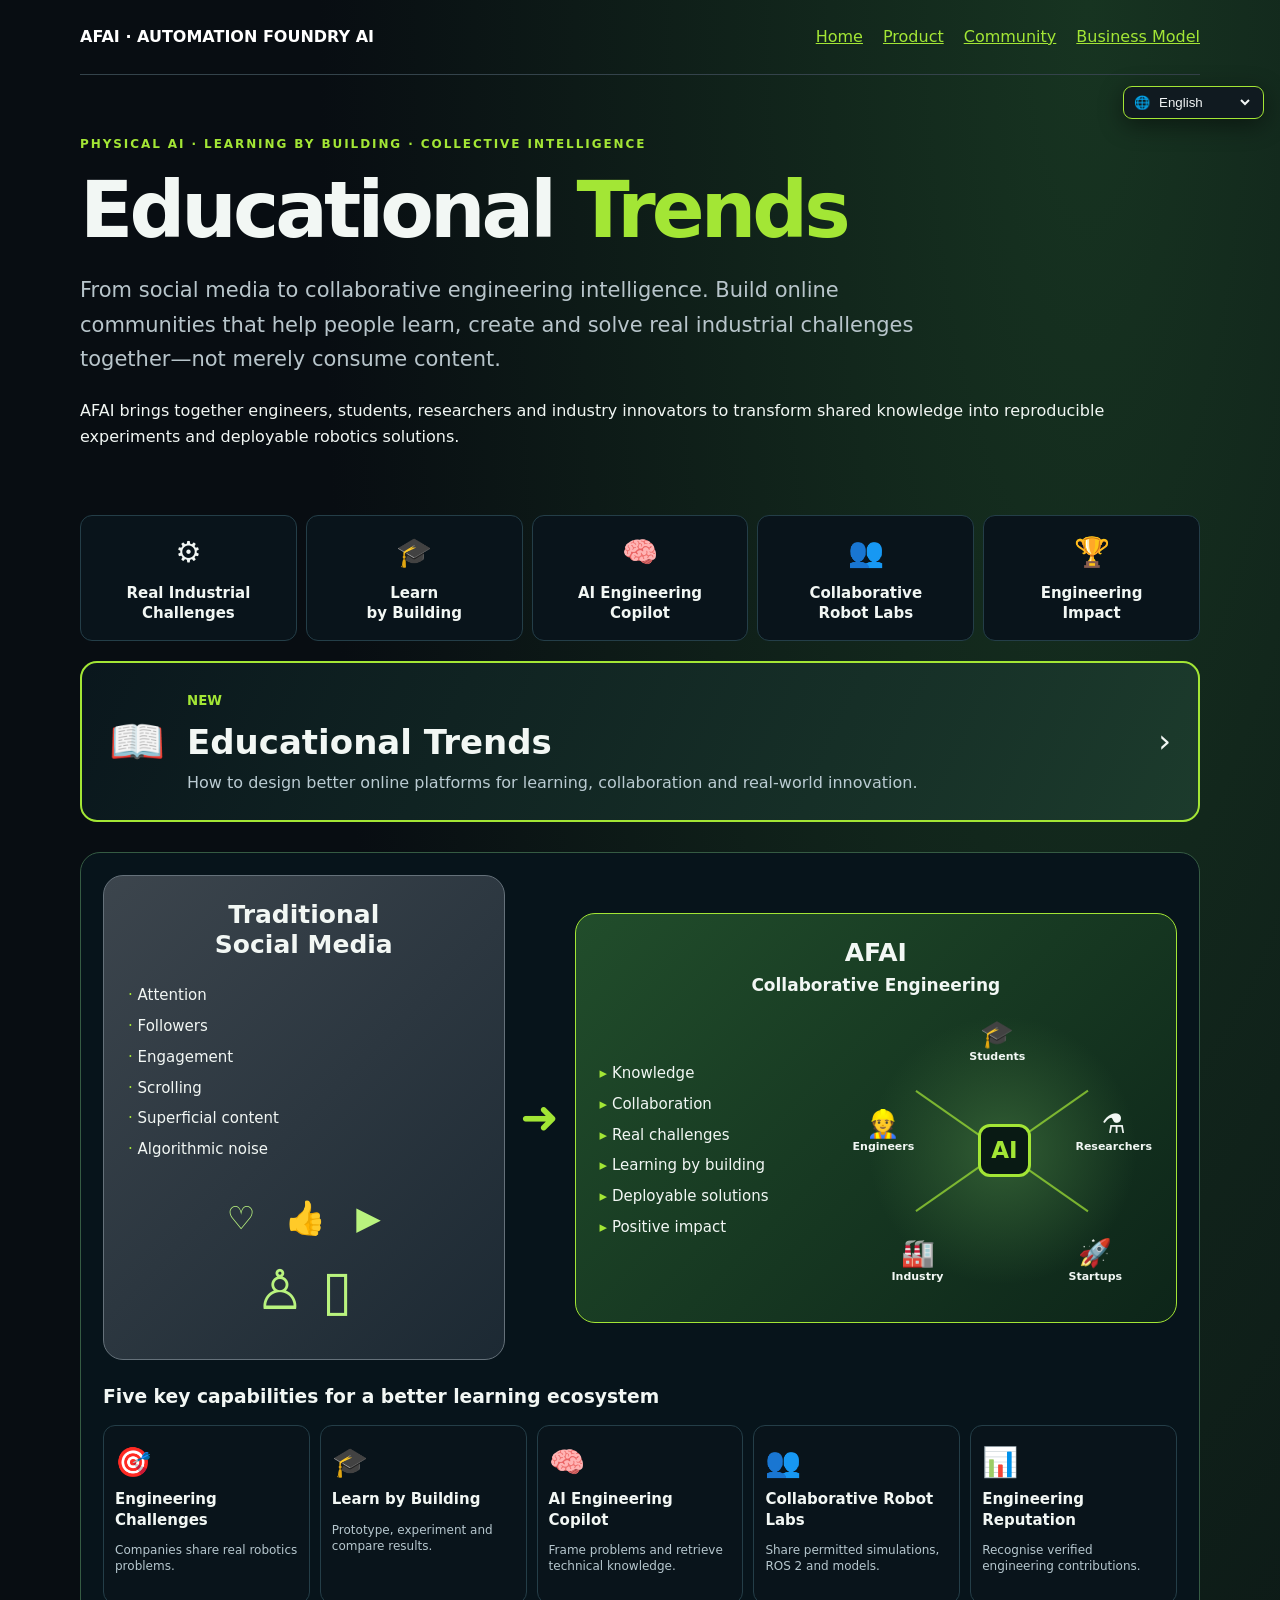
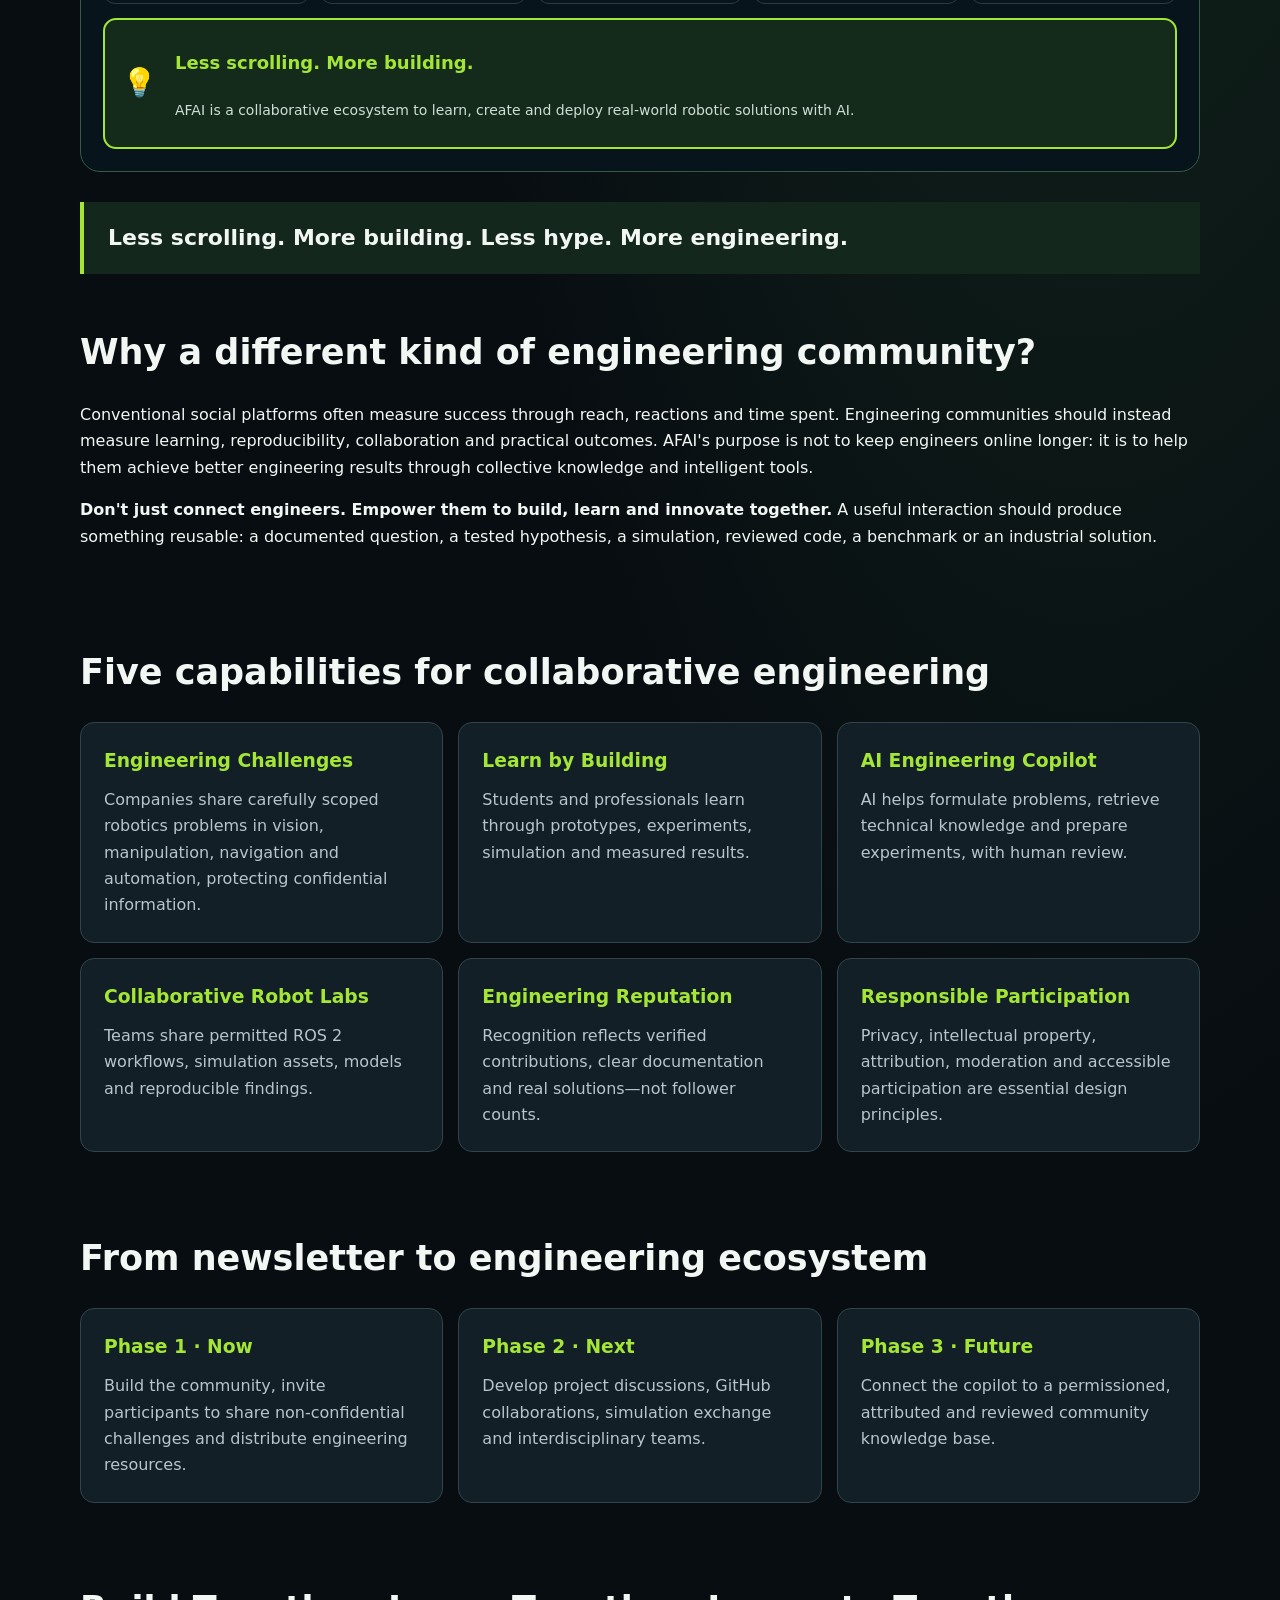
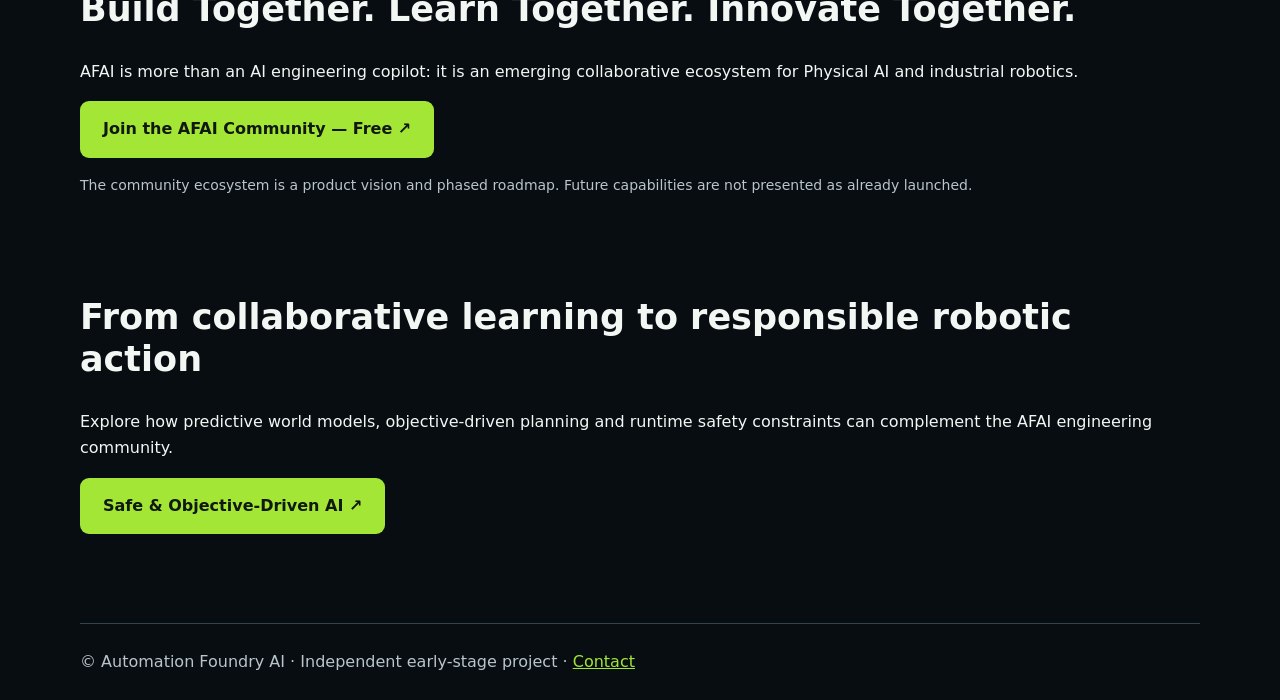
<file: educational-trends.html>
<!doctype html><html lang="en"><head><meta charset="utf-8"><meta name="viewport" content="width=device-width,initial-scale=1"><title>Educational Trends | AFAI</title><meta name="description" content="AFAI Collaborative Engineering: from social media to collective Physical AI intelligence."><style>:root{--bg:#080d12;--green:#a3e635;--text:#f2f7f4;--muted:#b8c5cb}*{box-sizing:border-box}body{margin:0;background:radial-gradient(ellipse at 85% 0%,#173421,var(--bg) 50%);color:var(--text);font:16px/1.65 system-ui,Arial,sans-serif}a{color:var(--green)}.wrap{width:min(1120px,calc(100% - 40px));margin:auto}.nav{padding:24px 0;border-bottom:1px solid #34434b;display:flex;justify-content:space-between;gap:15px;flex-wrap:wrap}.brand{font-weight:800;color:white;text-decoration:none}.links{display:flex;gap:20px;flex-wrap:wrap}header{padding:60px 0 20px}.eyebrow{color:var(--green);font-size:12px;letter-spacing:.16em;font-weight:800;text-transform:uppercase}h1{font-size:clamp(44px,7vw,78px);line-height:1.05;letter-spacing:-.05em;margin:15px 0}h2{font-size:clamp(25px,3vw,35px);line-height:1.2}.lead{font-size:21px;color:var(--muted);max-width:860px}.diagram{width:100%;display:block;margin:28px 0;border-radius:18px}.quote{border-left:4px solid var(--green);padding:18px 24px;background:#14271c;font-size:22px;font-weight:750}.section{padding:28px 0}.grid{display:grid;grid-template-columns:repeat(3,minmax(0,1fr));gap:15px}.card{padding:23px;background:#121f26;border:1px solid #31444b;border-radius:14px}.card h3{color:var(--green);margin:0 0 10px}.card p{margin:0;color:var(--muted)}.btn{display:inline-block;background:var(--green);color:#101810;text-decoration:none;padding:15px 23px;border-radius:9px;font-weight:800}footer{margin-top:45px;padding:25px 0;border-top:1px solid #34434b;color:var(--muted)}@media(max-width:740px){.grid{grid-template-columns:1fr}}</style><style>.visual-capabilities{display:grid;grid-template-columns:repeat(5,minmax(0,1fr));gap:10px}.visual-tile{background:#09141b;border:1px solid #243e48;border-radius:12px;padding:17px 11px;text-align:center;font-size:15px;font-weight:750;line-height:1.35}.visual-tile span{display:block;font-size:29px;margin-bottom:11px}.visual-tile p{font-size:12px;font-weight:400;color:#b6c7ce;text-align:left}.visual-feature{display:flex;align-items:center;gap:22px;padding:24px 27px;border:2px solid #a3e635;border-radius:17px;background:linear-gradient(115deg,#0a171d,#1c3b2c);color:#f2f7f4;text-decoration:none}.concept-panel{padding:22px;background:#07141b;border:1px solid #355b43;border-radius:20px;margin:30px 0}.concept-comparison{display:grid;grid-template-columns:1fr 50px 1.5fr;align-items:center;gap:10px}.concept-old,.concept-new{border-radius:20px;min-height:410px;padding:24px}.concept-old{background:linear-gradient(135deg,#3c454d,#1c2933);border:1px solid #65717a}.concept-new{background:linear-gradient(135deg,#214d2b,#0d2519);border:1px solid #a3e635}.concept-old h2,.concept-new h2{text-align:center;font-size:25px;margin:0 0 20px}.concept-new h2 small{font-size:17px}.concept-old ul,.concept-new ul{list-style:none;padding:0;margin:0}.concept-old li,.concept-new li{padding:3px 0;font-size:15px}.concept-old li:before{content:"· ";color:#a3e635}.concept-new li:before{content:"▸ ";color:#a3e635}.concept-phone{text-align:center;margin-top:27px;font-size:32px;color:#b9f37e}.concept-arrow{font-size:46px;color:#a3e635;text-align:center}.concept-new-body{display:grid;grid-template-columns:.9fr 1.1fr;gap:8px;align-items:center}.concept-network{position:relative;height:265px;background:radial-gradient(circle at center,#315d33 0,transparent 67%)}.concept-network:before,.concept-network:after{content:"";position:absolute;top:50%;left:15%;width:70%;height:2px;background:#a3e635;transform:rotate(35deg);opacity:.7}.concept-network:after{transform:rotate(-35deg)}.node{position:absolute;z-index:1;text-align:center;font-size:27px;line-height:1.2}.node small{display:block;font-size:11px;font-weight:700}.node-top{top:0;left:39%}.node-left{top:34%;left:0}.node-right{top:34%;right:0}.node-bottom-left{bottom:0;left:13%}.node-bottom-right{bottom:0;right:10%}.node-center{top:40%;left:42%;border:3px solid #a3e635;border-radius:12px;background:#091a14;color:#a3e635;padding:10px;font-size:23px;font-weight:900}.concept-five .visual-tile{text-align:left}.concept-five .visual-tile span{margin-bottom:7px}.concept-bottom{display:flex;align-items:center;gap:18px;margin-top:14px;border:2px solid #a3e635;background:#142b1c;padding:17px;border-radius:13px;font-size:28px}.concept-bottom strong{color:#a3e635;font-size:18px}.concept-bottom small{color:#d1ded5;font-size:14px}@media(max-width:780px){.visual-capabilities,.concept-five{grid-template-columns:repeat(2,minmax(0,1fr))}.concept-comparison{grid-template-columns:1fr}.concept-arrow{transform:rotate(90deg)}.concept-old,.concept-new{min-height:0}.concept-new-body{grid-template-columns:1fr 1.3fr}}@media(max-width:430px){.concept-new-body{grid-template-columns:1fr}.concept-network{height:270px}.visual-feature{padding:15px;gap:10px}}</style></head><body><div class="wrap"><nav class="nav"><a class="brand" href="./index.html">AFAI · AUTOMATION FOUNDRY AI</a><div class="links"><a href="./index.html">Home</a><a href="./product.html">Product</a><a href="./community.html">Community</a><a href="./business-model.html">Business Model</a></div></nav><header><div class="eyebrow">Physical AI · Learning by Building · Collective Intelligence</div><h1>Educational <span style="color:var(--green)">Trends</span></h1><p class="lead">From social media to collaborative engineering intelligence. Build online communities that help people learn, create and solve real industrial challenges together—not merely consume content.</p><p>AFAI brings together engineers, students, researchers and industry innovators to transform shared knowledge into reproducible experiments and deployable robotics solutions.</p></header><section aria-label="Collaborative engineering concept" style="margin:28px 0"><div style="display:grid;grid-template-columns:repeat(5,minmax(0,1fr));gap:9px;margin-bottom:20px" class="visual-capabilities"><div class="visual-tile"><span>⚙️</span>Real Industrial<br>Challenges</div><div class="visual-tile"><span>🎓</span>Learn<br>by Building</div><div class="visual-tile"><span>🧠</span>AI Engineering<br>Copilot</div><div class="visual-tile"><span>👥</span>Collaborative<br>Robot Labs</div><div class="visual-tile"><span>🏆</span>Engineering<br>Impact</div></div><a href="#concept-diagram" class="visual-feature"><span style="font-size:45px" aria-hidden="true">📖</span><span><small style="color:#a3e635;font-weight:800">NEW</small><strong style="display:block;font-size:clamp(23px,3vw,34px)">Educational Trends</strong><span style="color:#bacbd2">How to design better online platforms for learning, collaboration and real-world innovation.</span></span><span style="font-size:32px;margin-left:auto" aria-hidden="true">›</span></a></section><section id="concept-diagram" class="concept-panel" aria-label="From social media to collaborative engineering"><div class="concept-comparison"><div class="concept-old"><h2>Traditional<br>Social Media</h2><ul><li>Attention</li><li>Followers</li><li>Engagement</li><li>Scrolling</li><li>Superficial content</li><li>Algorithmic noise</li></ul><div class="concept-phone" aria-hidden="true">♡ &nbsp; 👍 &nbsp; ▶<div style="font-size:55px">♙ ▯</div></div></div><div class="concept-arrow" aria-hidden="true">➜</div><div class="concept-new"><h2>AFAI<br><small>Collaborative Engineering</small></h2><div class="concept-new-body"><ul><li>Knowledge</li><li>Collaboration</li><li>Real challenges</li><li>Learning by building</li><li>Deployable solutions</li><li>Positive impact</li></ul><div class="concept-network" aria-label="AI links students, engineers, researchers, industry and startups"><div class="node node-top">🎓<small>Students</small></div><div class="node node-left">👷<small>Engineers</small></div><div class="node node-center">AI</div><div class="node node-right">⚗<small>Researchers</small></div><div class="node node-bottom-left">🏭<small>Industry</small></div><div class="node node-bottom-right">🚀<small>Startups</small></div></div></div></div></div><h3 style="margin:22px 0 12px">Five key capabilities for a better learning ecosystem</h3><div class="visual-capabilities concept-five"><div class="visual-tile"><span>🎯</span><strong>Engineering Challenges</strong><p>Companies share real robotics problems.</p></div><div class="visual-tile"><span>🎓</span><strong>Learn by Building</strong><p>Prototype, experiment and compare results.</p></div><div class="visual-tile"><span>🧠</span><strong>AI Engineering Copilot</strong><p>Frame problems and retrieve technical knowledge.</p></div><div class="visual-tile"><span>👥</span><strong>Collaborative Robot Labs</strong><p>Share permitted simulations, ROS 2 and models.</p></div><div class="visual-tile"><span>📊</span><strong>Engineering Reputation</strong><p>Recognise verified engineering contributions.</p></div></div><div class="concept-bottom">💡 <span><strong>Less scrolling. More building.</strong><br><small>AFAI is a collaborative ecosystem to learn, create and deploy real-world robotic solutions with AI.</small></span></div></section><div class="quote">Less scrolling. More building. Less hype. More engineering.</div><section class="section"><h2>Why a different kind of engineering community?</h2><p>Conventional social platforms often measure success through reach, reactions and time spent. Engineering communities should instead measure learning, reproducibility, collaboration and practical outcomes. AFAI's purpose is not to keep engineers online longer: it is to help them achieve better engineering results through collective knowledge and intelligent tools.</p><p><strong>Don't just connect engineers. Empower them to build, learn and innovate together.</strong> A useful interaction should produce something reusable: a documented question, a tested hypothesis, a simulation, reviewed code, a benchmark or an industrial solution.</p></section><section class="section"><h2>Five capabilities for collaborative engineering</h2><div class="grid"><article class="card"><h3>Engineering Challenges</h3><p>Companies share carefully scoped robotics problems in vision, manipulation, navigation and automation, protecting confidential information.</p></article><article class="card"><h3>Learn by Building</h3><p>Students and professionals learn through prototypes, experiments, simulation and measured results.</p></article><article class="card"><h3>AI Engineering Copilot</h3><p>AI helps formulate problems, retrieve technical knowledge and prepare experiments, with human review.</p></article><article class="card"><h3>Collaborative Robot Labs</h3><p>Teams share permitted ROS 2 workflows, simulation assets, models and reproducible findings.</p></article><article class="card"><h3>Engineering Reputation</h3><p>Recognition reflects verified contributions, clear documentation and real solutions—not follower counts.</p></article><article class="card"><h3>Responsible Participation</h3><p>Privacy, intellectual property, attribution, moderation and accessible participation are essential design principles.</p></article></div></section><section class="section"><h2>From newsletter to engineering ecosystem</h2><div class="grid"><div class="card"><h3>Phase 1 · Now</h3><p>Build the community, invite participants to share non-confidential challenges and distribute engineering resources.</p></div><div class="card"><h3>Phase 2 · Next</h3><p>Develop project discussions, GitHub collaborations, simulation exchange and interdisciplinary teams.</p></div><div class="card"><h3>Phase 3 · Future</h3><p>Connect the copilot to a permissioned, attributed and reviewed community knowledge base.</p></div></div></section><section class="section"><h2>Build Together. Learn Together. Innovate Together.</h2><p>AFAI is more than an AI engineering copilot: it is an emerging collaborative ecosystem for Physical AI and industrial robotics.</p><p><a class="btn" href="./community.html">Join the AFAI Community — Free ↗</a></p><p style="color:var(--muted);font-size:14px">The community ecosystem is a product vision and phased roadmap. Future capabilities are not presented as already launched.</p></section><section class="section"><h2>From collaborative learning to responsible robotic action</h2><p>Explore how predictive world models, objective-driven planning and runtime safety constraints can complement the AFAI engineering community.</p><p><a class="btn" href="./objective-driven-ai.html">Safe &amp; Objective-Driven AI ↗</a></p></section><footer>© Automation Foundry AI · Independent early-stage project · <a href="mailto:luisalbertomunozubando@gmail.com">Contact</a></footer></div><script src="assets/afai-i18n.js" defer></script>
</body></html>
</file>
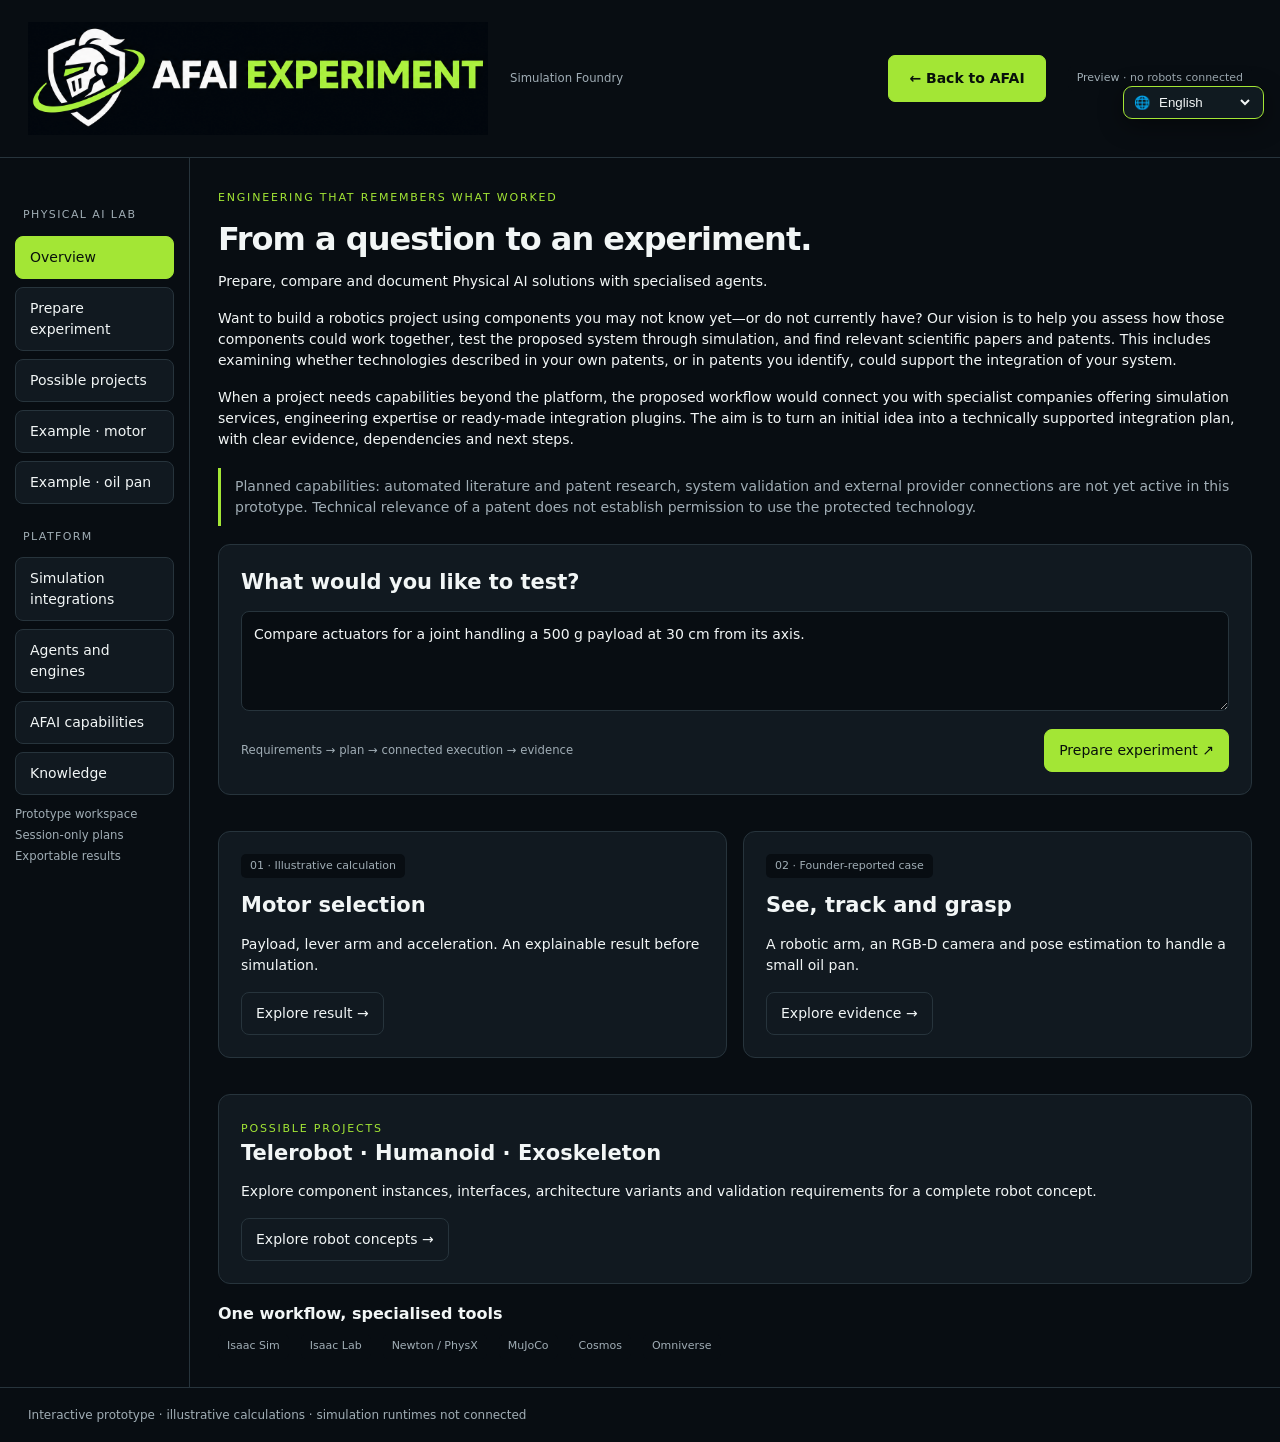
<file: experiment.html>
<!doctype html>
<html lang="en"><head><meta charset="utf-8"><meta name="viewport" content="width=device-width, initial-scale=1"><meta name="description" content="Explore Physical AI experiments: motor sizing and RGB-D oil-pan grasping with reusable engineering evidence."><title>Experiment — Simulation Foundry | AFAI</title><style>:root{color-scheme:dark}body{margin:0;background:#080d12}#sf-preview{min-height:100vh;border-radius:0!important}#sf-preview td,#sf-preview th{overflow-wrap:anywhere}@media(max-width:480px){#sf-preview header{padding:18px}#sf-preview .panel{padding:14px}}</style><style>:root{color-scheme:dark}#sf-preview{--sf-bg:#080d12;--sf-surface:#111920;--sf-ink:#f2f6f6;--sf-muted:#a0adb5;--sf-line:#27343c;--sf-accent:#a3e635}#sf-preview button.active,#sf-preview .primary{color:#08100b}#sf-preview a{color:var(--sf-accent)}#sf-preview input:not([type=range]){width:100%;padding:12px;font:inherit;color:var(--sf-ink);background:var(--sf-bg);border:1px solid var(--sf-line);border-radius:8px}#sf-preview .layout{grid-template-columns:210px minmax(0,1fr)}@media(max-width:700px){#sf-preview .layout{grid-template-columns:1fr}}</style><style>.brand-art{position:relative;display:block;width:min(360px,65vw);aspect-ratio:1340/330;overflow:hidden;flex-shrink:0}.brand-art img{position:absolute;display:block;width:114.6269%;max-width:none;height:auto;left:-8.209%;top:-39.394%}.brand-art.experiment-art{width:min(460px,100%);aspect-ratio:1340/330}.brand-art.experiment-art img{top:-163.636%}@media(max-width:600px){.brand-art{width:min(275px,65vw)}}</style></head><body>
<div id="sf-preview" lang="en">
<style>
#sf-preview{--sf-bg:#080d12;--sf-surface:#111920;--sf-ink:#f2f6f6;--sf-muted:#a0adb5;--sf-line:#27343c;--sf-accent:#a3e635;font:14px/1.5 system-ui,sans-serif;color:var(--sf-ink);background:var(--sf-bg);border-radius:16px;overflow:hidden}#sf-preview *{box-sizing:border-box}#sf-preview header{display:flex;gap:22px;align-items:center;padding:22px 28px;border-bottom:1px solid var(--sf-line);flex-wrap:wrap;padding-right:28px}#sf-preview .brand{font-weight:750;letter-spacing:-.5px;font-size:20px}#sf-preview .brand span{color:var(--sf-accent)}#sf-preview small{color:var(--sf-muted)}#sf-preview .layout{display:grid;grid-template-columns:190px 1fr}#sf-preview aside{padding:24px 15px;border-right:1px solid var(--sf-line)}#sf-preview button{font:inherit;border:1px solid var(--sf-line);border-radius:8px;background:var(--sf-surface);color:var(--sf-ink);padding:10px 14px;cursor:pointer}#sf-preview button:hover{border-color:var(--sf-accent)}#sf-preview button.active,#sf-preview .primary{background:var(--sf-accent);color:#08100b;border-color:var(--sf-accent)}#sf-preview aside button{display:block;width:100%;text-align:left;margin-bottom:8px}#sf-preview .side-label{font-size:11px;letter-spacing:1.4px;text-transform:uppercase;margin:25px 8px 12px;color:var(--sf-muted)}#sf-preview main{padding:28px;min-width:0}#sf-preview h1{font-size:32px;letter-spacing:-1px;margin:8px 0}#sf-preview h2{font-size:21px;margin:0 0 12px}#sf-preview h3{font-size:16px;margin:0 0 8px}#sf-preview p{margin:8px 0 16px}#sf-preview .eyebrow{font-size:11px;letter-spacing:1.8px;text-transform:uppercase;color:var(--sf-accent)}#sf-preview .row{display:flex;align-items:center;gap:12px;flex-wrap:wrap}#sf-preview .between{justify-content:space-between}#sf-preview .panel{padding:22px;background:var(--sf-surface);border:1px solid var(--sf-line);border-radius:12px;margin:18px 0}#sf-preview .grid{display:grid;grid-template-columns:1fr 1fr;gap:16px}#sf-preview .cards{display:grid;grid-template-columns:repeat(auto-fit,minmax(170px,1fr));gap:12px}#sf-preview .metric{padding:14px 0}#sf-preview .metric strong{display:block;font-size:28px;letter-spacing:-1px}#sf-preview .tag{display:inline-block;padding:4px 9px;background:var(--sf-bg);border-radius:5px;font-size:11px;color:var(--sf-muted)}#sf-preview textarea,#sf-preview select,#sf-preview input[type=number]{width:100%;font:inherit;color:var(--sf-ink);background:var(--sf-bg);padding:12px;border:1px solid var(--sf-line);border-radius:8px}#sf-preview textarea{min-height:100px;resize:vertical}#sf-preview label{display:block;color:var(--sf-muted);margin:9px 0}#sf-preview input[type=range]{width:100%;accent-color:var(--sf-accent)}#sf-preview .tabs{display:flex;gap:8px;margin:18px 0;flex-wrap:wrap}#sf-preview table{width:100%;border-collapse:collapse;font-size:13px}#sf-preview td,#sf-preview th{text-align:left;padding:12px 6px;border-bottom:1px solid var(--sf-line)}#sf-preview .note{border-left:3px solid var(--sf-accent);padding:8px 14px;color:var(--sf-muted);margin:18px 0}#sf-preview .stage{display:flex;gap:14px;padding:15px 0;border-bottom:1px solid var(--sf-line)}#sf-preview .num{border-radius:50%;background:var(--sf-bg);width:28px;height:28px;display:grid;place-items:center;flex-shrink:0}#sf-preview .stage p{margin:3px 0;color:var(--sf-muted)}#sf-preview pre{white-space:pre-wrap;overflow-wrap:anywhere;background:var(--sf-bg);padding:16px;border-radius:8px;font-size:12px}#sf-preview [hidden]{display:none!important}#sf-preview .bottom{padding:18px 28px;border-top:1px solid var(--sf-line);color:var(--sf-muted);font-size:12px}#sf-preview .app{padding:15px;border-bottom:1px solid var(--sf-line)}@media(max-width:700px){#sf-preview .layout{grid-template-columns:1fr}#sf-preview aside{border-right:0;border-bottom:1px solid var(--sf-line);display:flex;gap:6px;flex-wrap:wrap;padding:12px}#sf-preview aside button{width:auto;margin:0}#sf-preview .side-label,#sf-preview aside small{display:none}#sf-preview main{padding:18px}#sf-preview .grid{grid-template-columns:1fr}#sf-preview h1{font-size:27px}}

#sf-preview a.afai-home-button{display:inline-flex;align-items:center;justify-content:center;min-height:44px;padding:12px 20px;background:#a3e635;color:#08100b;border:1px solid #a3e635;border-radius:7px;font-weight:700;text-decoration:none;white-space:nowrap;margin-left:auto}#sf-preview a.afai-home-button:hover{background:#c3f875}#sf-preview a.afai-home-button:focus-visible{outline:3px solid #f2f6f6;outline-offset:4px}@media(max-width:700px){#sf-preview a.afai-home-button{margin-left:0}}
</style>
<header><a class="brand-art experiment-art" href="/AFAI/" aria-label="AFAI Experiment — back to AFAI"><img src="assets/afai-brand-family.png" alt="" width="1536" height="1024" fetchpriority="high"></a><small>Simulation Foundry</small><a class="afai-home-button" href="/AFAI/" aria-label="Return to the AFAI homepage">← Back to AFAI</a><span class="tag">Preview · no robots connected</span></header>
<div class="layout"><aside><div class="side-label">Physical AI lab</div><button data-page="home" class="active">Overview</button><button data-page="new">Prepare experiment</button><button data-page="projects">Possible projects</button><button data-page="motor">Example · motor</button><button data-page="oil">Example · oil pan</button><div class="side-label">Platform</div><button data-page="integrations">Simulation integrations</button><button data-page="agents">Agents and engines</button><button data-page="platform">AFAI capabilities</button><button data-page="knowledge">Knowledge</button><small>Prototype workspace<br>Session-only plans<br>Exportable results</small></aside><main>
<section data-view="home"><span class="eyebrow">Engineering that remembers what worked</span><h1>From a question to an experiment.</h1><p>Prepare, compare and document Physical AI solutions with specialised agents.</p><p>Want to build a robotics project using components you may not know yet—or do not currently have? Our vision is to help you assess how those components could work together, test the proposed system through simulation, and find relevant scientific papers and patents. This includes examining whether technologies described in your own patents, or in patents you identify, could support the integration of your system.</p><p>When a project needs capabilities beyond the platform, the proposed workflow would connect you with specialist companies offering simulation services, engineering expertise or ready-made integration plugins. The aim is to turn an initial idea into a technically supported integration plan, with clear evidence, dependencies and next steps.</p><p class="note">Planned capabilities: automated literature and patent research, system validation and external provider connections are not yet active in this prototype. Technical relevance of a patent does not establish permission to use the protected technology.</p><div class="panel"><h2>What would you like to test?</h2><textarea id="sf-prompt" aria-label="Describe the experiment">Compare actuators for a joint handling a 500 g payload at 30 cm from its axis.</textarea><div class="row between" style="margin-top:12px"><small>Requirements → plan → connected execution → evidence</small><button class="primary" id="sf-start">Prepare experiment ↗</button></div></div><div class="grid"><div class="panel"><span class="tag">01 · Illustrative calculation</span><h2 style="margin-top:12px">Motor selection</h2><p>Payload, lever arm and acceleration. An explainable result before simulation.</p><button data-page="motor">Explore result →</button></div><div class="panel"><span class="tag">02 · Founder-reported case</span><h2 style="margin-top:12px">See, track and grasp</h2><p>A robotic arm, an RGB-D camera and pose estimation to handle a small oil pan.</p><button data-page="oil">Explore evidence →</button></div></div><div class="panel"><span class="eyebrow">Possible projects</span><h2>Telerobot · Humanoid · Exoskeleton</h2><p>Explore component instances, interfaces, architecture variants and validation requirements for a complete robot concept.</p><button data-page="projects">Explore robot concepts →</button></div><h3>One workflow, specialised tools</h3><div class="row"><span class="tag">Isaac Sim</span><span class="tag">Isaac Lab</span><span class="tag">Newton / PhysX</span><span class="tag">MuJoCo</span><span class="tag">Cosmos</span><span class="tag">Omniverse</span></div></section>
<section data-view="new" hidden><span class="eyebrow">New experiment</span><h1>Start with a verifiable plan.</h1><div class="panel"><label>Goal<textarea id="sf-goal"></textarea></label><div class="grid"><label>Workflow<select id="sf-flow"><option>Actuator comparison</option><option>RGB-D perception and grasping</option><option>Policy training</option><option>Synthetic data</option></select></label><label>Planned engine<select id="sf-engine"><option>MuJoCo</option><option>Isaac Sim</option><option>Isaac Lab + Newton</option><option>Isaac Lab + PhysX</option><option>Cosmos</option><option>Omniverse</option></select></label></div><button id="sf-plan" class="primary">Generate example plan</button></div><div id="sf-plan-output" hidden><h2>Plan ready</h2><p class="note">Deterministic template. No LLM has been queried and no simulation has been started.</p><div id="sf-plan-stages"></div><div class="row" style="margin-top:16px"><button id="sf-save">Keep in this session</button><button id="sf-export-plan">Export plan as JSON</button><button id="sf-run">Check execution</button></div><p id="sf-status" role="status"></p></div></section>
<section data-view="motor" hidden><span class="eyebrow">Experiment M-001 · editable example</span><h1>How much torque does the joint need?</h1><p>Preliminary analytical calculation. All three actuators are fictional candidates.</p><div class="grid"><div class="panel"><h3>Calculation inputs</h3><label>Payload: <output id="sf-mass-label">0.5</output> kg<input id="sf-mass" type="range" min="0.1" max="3" step="0.1" value="0.5"></label><label>Distance from axis: <output id="sf-length-label">0.30</output> m<input id="sf-length" type="range" min="0.05" max="0.6" step="0.05" value="0.3"></label><label>Angular acceleration: <output id="sf-alpha-label">2</output> rad/s²<input id="sf-alpha" type="range" min="0" max="10" step="0.5" value="2"></label><label>Design factor: <output id="sf-factor-label">1.5</output><input id="sf-factor" type="range" min="1" max="3" step="0.1" value="1.5"></label></div><div class="panel" aria-live="polite"><h3>Recalculated result</h3><div class="metric"><small>Required output torque</small><strong id="sf-required"></strong></div><div class="row"><div class="metric"><small>Gravity</small><strong id="sf-gravity"></strong></div><div class="metric"><small>Acceleration</small><strong id="sf-dynamic"></strong></div></div><small>Horizontal arm · point mass · g = 9.81 m/s²</small></div></div><div class="panel"><h3>Illustrative comparison</h3><table><thead><tr><th>Candidate</th><th>Assumed continuous torque</th><th>Preliminary screening</th></tr></thead><tbody id="sf-candidates"></tbody></table><p class="note">Arm mass and inertia, friction, transmission, efficiency, speed, duty cycle and temperature are not included. This screening does not validate a commercial motor.</p><div class="row"><button id="sf-export-motor">Export result as JSON</button><button id="sf-motor-evidence">View formula and evidence</button></div><pre id="sf-motor-detail" hidden>τ = factor × (m·g·L + m·L²·α)
Model: point payload on a horizontal arm.
Value source: editable parameters in this example.
Physics engine: not run. Manufacturers: not selected.</pre></div></section>
<section data-view="oil" hidden><span class="eyebrow">Experiment P-002 · result template</span><h1>Perception and control in one loop.</h1><p>Find, track and grasp a small oil pan with a robotic arm.</p><div class="panel"><span class="tag">Lab account · no logs attached</span><p>An RGB-D camera and a deep pose-estimation model find and track the part in real time. The arm uses that perception to grasp it.</p><div class="tabs"><button data-oil="pipeline" class="active">Workflow</button><button data-oil="results">Results</button><button data-oil="evidence">Reusable knowledge</button></div><div id="sf-oil-content"></div></div><div class="panel"><h3>What AFAI would retain</h3><p>What worked, with which camera and robot, under which conditions, and what failed. The next integrator can reuse the evidence without starting from scratch.</p><button id="sf-export-oil">Export case record</button></div></section>
<section data-view="agents" hidden><span class="eyebrow">Orchestration</span><h1>Clear roles. Traceable execution.</h1><div id="sf-agents" class="cards"></div><div class="panel"><h3>Simulation integrations</h3><table><thead><tr><th>Tool</th><th>Planned role</th><th>Status</th></tr></thead><tbody id="sf-engines"></tbody></table></div><p class="note">This page runs in your browser. Plans are kept only for this session unless exported. Simulation engines, GPU workers, agent inference and the separate local backend are not connected to this hosted prototype.</p></section>
<section data-view="knowledge" hidden><span class="eyebrow">Engineering memory</span><h1>Every experiment leaves evidence.</h1><div class="panel"><h3>Explore examples</h3><label>Question<select id="sf-question"><option value="motor">How was the torque calculated?</option><option value="oil">What do we know about the oil-pan grasp?</option><option value="missing">What is missing to reproduce the case?</option></select></label><p id="sf-answer" aria-live="polite"></p><small>Predefined answers with provenance. RAG is not connected yet.</small></div><h2>IdeaFactory capabilities</h2><div id="sf-apps" class="grid"></div></section>
<section data-view="projects" hidden>
<span class="eyebrow">Possible projects · concept architecture</span><h1>Design the whole robot.</h1>
<p>Explore a telerobot, a humanoid or an exoskeleton as a system of component instances, interfaces and validation tasks. These editable starting points describe candidate architectures, not validated designs or connected hardware.</p>
<div class="tabs" id="project-types" aria-label="Robot concept"><button type="button" data-concept="telerobot" class="active" aria-pressed="true">Telerobot</button><button type="button" data-concept="humanoid" aria-pressed="false">Humanoid</button><button type="button" data-concept="exoskeleton" aria-pressed="false">Exoskeleton</button></div>
<div class="panel"><h2 id="project-title"></h2><p id="project-description"></p><div class="row" id="project-tags"></div><label for="project-variant">Architecture variant</label><select id="project-variant"></select><p id="project-variant-note"></p><label for="project-search">Find a component, interface or tag</label><input id="project-search" type="search" placeholder="Try: actuator, camera, safety, CAN, calibration" style="width:100%;padding:12px;font:inherit;color:var(--sf-ink);background:var(--sf-bg);border:1px solid var(--sf-line);border-radius:8px"><p id="project-count" role="status" aria-live="polite"></p><div class="row"><button id="project-expand" type="button">Expand all subsystems</button><button id="project-export" type="button" class="primary">Export concept JSON</button></div></div>
<div id="project-components"></div>
<div class="panel"><h2>Conception and integration record</h2><p>Every candidate instance carries the same traceable engineering record. Unknown values remain unassigned until requirements, evidence and supplier data are available.</p><div class="grid" id="project-record"></div></div>
<div class="panel"><h2>From concept to evidence</h2><div id="project-validation"></div></div>
<p class="note">Variants and components are alternatives to evaluate, not a shopping list to combine indiscriminately. Simulation adapters, patent research, supplier matching and hardware execution remain planned capabilities. Human-worn and human-interacting concepts require project-specific engineering and validation before physical trials.</p>
</section>

<section data-view="integrations" hidden><span class="eyebrow">AFAI integration architecture</span><h1>Choose a workflow. Define its runtime.</h1><p>AFAI coordinates evidence, assets, agents and execution services. Each adapter needs a tested version and a compatible worker; selecting a product does not install or connect it.</p><div class="panel"><label for="af-engine">Integration target</label><select id="af-engine"></select><div id="af-engine-detail" aria-live="polite"></div></div><div class="panel"><h2>Prepare an execution manifest</h2><div class="grid"><label>Project identifier<input id="af-project" value="afai-demo" maxlength="80"></label><label>Task identifier<input id="af-task" value="robot-evaluation" maxlength="80"></label><label>Runtime version<input id="af-version" placeholder="Required before execution"></label><label>Asset URI<input id="af-asset" placeholder="Versioned model or dataset URI"></label><label>Random seed<input id="af-seed" type="number" min="0" max="2147483647" value="42"></label><label>Time budget (minutes)<input id="af-budget" type="number" min="1" max="1440" value="30"></label></div><button id="af-manifest">Validate and export draft</button><p id="af-manifest-status" role="status"></p><small>Local schema checks only. No job is submitted, no GPU is allocated and no credentials are requested.</small></div><div class="panel"><h2>Services required for live execution</h2><div class="grid"><div><h3>Identity and project access</h3><p>Verified users, tenant isolation, entitlement checks, scoped tokens and quota enforcement on the server.</p><h3>Artifact registry</h3><p>Versioned CAD, USD, URDF, MJCF, datasets, policies, reports and logs; checksums, licences, lineage and access policies.</p><h3>Agent orchestrator</h3><p>Requirements, research, scene preparation, physics, training, evaluation, supplier comparison and documentation agents. Typed tools, bounded budgets and reviewable plans.</p></div><div><h3>Job API and queue</h3><p>Validation, preflight, scheduling, cancellation, retries, timeouts and streamed progress. Separate CPU/GPU workers with resource limits.</p><h3>Compatibility and reproducibility</h3><p>Pin OS, architecture, driver, CUDA, simulator, model and plugin versions. Record seeds, physics settings, calibration and hardware fingerprints.</p><h3>Evidence and deployment</h3><p>Compare acceptance criteria against measured outcomes; return artifacts to permission-filtered search. Keep robot gateways separate from simulation execution.</p></div></div></div><p class="note">Cosmos-generated observations are not measured physical outcomes. URDF, MJCF and USD conversions require checks for units, frames, joints, inertia, contacts and sensor semantics. No universal lossless conversion or all-version compatibility is claimed.</p></section>
<section data-view="platform" hidden><span class="eyebrow">Observed AFAI features and implementation status</span><h1>One platform, explicit capabilities.</h1><div id="af-inventory"></div><div class="panel"><h2>Existing AFAI pages</h2><div class="row"><a href="index.html#knowledge-console">Ask Anything</a><a href="product.html">Product</a><a href="business-model.html">Business model</a><a href="community.html">Community</a><a href="educational-trends.html">Educational Trends</a><a href="objective-driven-ai.html">Objective-Driven AI</a></div></div></section>
</main></div><div class="bottom">Interactive prototype · illustrative calculations · simulation runtimes not connected</div>
<script>
(()=>{const root=document.getElementById('sf-preview');const q=s=>root.querySelector(s);let plan=null,motor=null;let saved=[];const stages=['Requirements and success criteria','Sources and assumptions','Assets, units and inertias','Physics setup and sensors','Tests and metrics','Report and knowledge capture'];
function page(name){root.querySelectorAll('[data-view]').forEach(e=>e.hidden=e.dataset.view!==name);root.querySelectorAll('aside [data-page]').forEach(e=>e.classList.toggle('active',e.dataset.page===name));}root.querySelectorAll('[data-page]').forEach(b=>b.onclick=()=>page(b.dataset.page));q('#sf-start').onclick=()=>{q('#sf-goal').value=q('#sf-prompt').value;page('new')};q('#sf-goal').value=q('#sf-prompt').value;
function download(name,obj){const u=URL.createObjectURL(new Blob([JSON.stringify(obj,null,2)],{type:'application/json'}));const a=document.createElement('a');a.href=u;a.download=name;a.click();setTimeout(()=>URL.revokeObjectURL(u),1000)}
q('#sf-plan').onclick=()=>{const goal=q('#sf-goal').value.trim();if(goal.length<5){q('#sf-goal').setCustomValidity('Please describe a more complete goal.');q('#sf-goal').reportValidity();return}q('#sf-goal').setCustomValidity('');plan={goal,workflow:q('#sf-flow').value,engine:q('#sf-engine').value,status:'draft',planner:'deterministic_template',simulation_executed:false,stages,missing:['robot model','mass and inertia','success criterion','calibration','compatible runtime']};q('#sf-plan-output').hidden=false;q('#sf-plan-stages').replaceChildren(...stages.map((s,i)=>{const d=document.createElement('div');d.className='stage';const n=document.createElement('span');n.className='num';n.textContent=i+1;const t=document.createElement('span');t.textContent=s;d.append(n,t);return d}));q('#sf-status').textContent='Pending: models, physical parameters and a connected runtime.'};q('#sf-save').onclick=()=>{if(plan){saved.push({...plan});q('#sf-status').textContent='Plan kept in this session. Total: '+saved.length+'. Export it to keep it outside this preview.'}};q('#sf-export-plan').onclick=()=>plan&&download('experiment-plan.json',plan);q('#sf-run').onclick=()=>q('#sf-status').textContent='Execution not started: no simulation worker is connected.';
function calc(){const m=+q('#sf-mass').value,l=+q('#sf-length').value,a=+q('#sf-alpha').value,f=+q('#sf-factor').value;const g=m*9.81*l,d=m*l*l*a,r=f*(g+d);q('#sf-mass-label').textContent=m.toFixed(1);q('#sf-length-label').textContent=l.toFixed(2);q('#sf-alpha-label').textContent=a;q('#sf-factor-label').textContent=f.toFixed(1);q('#sf-required').textContent=r.toFixed(2)+' N·m';q('#sf-gravity').textContent=g.toFixed(2)+' N·m';q('#sf-dynamic').textContent=d.toFixed(2)+' N·m';motor={kind:'analytical_estimate',illustrative:true,inputs:{mass_kg:m,lever_m:l,acceleration_rad_s2:a,safety_factor:f},required_nm:r,gravity_nm:g,dynamic_nm:d,simulation_executed:false,assumptions:['Horizontal arm, point payload','Excludes arm mass, friction, efficiency and thermal behavior'],candidates:[2,4,6].map((t,i)=>({name:'Concept '+['A','B','C'][i],continuous_output_nm:t,passes_preliminary_torque:t>=r}))};q('#sf-candidates').innerHTML=motor.candidates.map(c=>'<tr><td>'+c.name+'</td><td>'+c.continuous_output_nm+' N·m</td><td>'+(c.passes_preliminary_torque?'Meets assumed torque':'Insufficient')+'</td></tr>').join('')};['mass','length','alpha','factor'].forEach(k=>q('#sf-'+k).oninput=calc);calc();q('#sf-export-motor').onclick=()=>download('motor-example.json',motor);q('#sf-motor-evidence').onclick=()=>q('#sf-motor-detail').hidden=!q('#sf-motor-detail').hidden;
const oil={name:'RGB-D oil-pan grasping',provenance:'Description supplied by the founder',reported:['RGB-D camera','deep pose-estimation model','real-time tracking','robotic-arm grasping'],measured_metrics:null,attachments:[],missing:['pose model and version','robot and gripper','camera-to-robot calibration','logs and video','number of attempts','success rate','latency and pose error'],simulation_executed:false};
function oilTab(tab){root.querySelectorAll('[data-oil]').forEach(b=>b.classList.toggle('active',b.dataset.oil===tab));const c=q('#sf-oil-content');if(tab==='pipeline'){c.innerHTML=['RGB-D capture · image and depth','Pose estimation · position and orientation','Tracking · part updates','Camera-to-robot transform · calibration required','Planning and control · grasp execution','Verification · evidence not yet attached'].map((t,i)=>'<div class="stage"><span class="num">'+(i+1)+'</span><span>'+t+'</span></div>').join('')}else if(tab==='results'){c.innerHTML='<table><tr><th>Field</th><th>Available result</th></tr><tr><td>Part grasping</td><td>Reported by the founder</td></tr><tr><td>Success rate</td><td>Not provided</td></tr><tr><td>Latency and pose error</td><td>Not provided</td></tr><tr><td>Video / logs / weights</td><td>Not attached</td></tr></table>'}else{c.innerHTML='<h3>A record another integrator could reuse</h3><p>Robot and gripper · camera and calibration · model version · lighting · part geometry · occlusions · trajectory · failures · success criterion.</p><p class="note">The real case comes from your description. The record structure and integration steps are proposed; they do not add measurements that have not been supplied.</p>'}}root.querySelectorAll('[data-oil]').forEach(b=>b.onclick=()=>oilTab(b.dataset.oil));oilTab('pipeline');q('#sf-export-oil').onclick=()=>download('oil-pan-evidence.json',oil);
q('#sf-agents').innerHTML=[['Requirements','Goals and constraints'],['Research','Traceable sources'],['Scene','Assets and sensors'],['Physics','Parameters and solver'],['Training','Policies and rewards'],['Evaluation','Tests and failures'],['Documentation','Results and evidence']].map(a=>'<div class="panel" style="margin:0"><h3>'+a[0]+'</h3><small>'+a[1]+'</small><p class="tag">Proposed role</p></div>').join('');q('#sf-engines').innerHTML=[['Isaac Sim','Robots, sensors and ROS 2'],['Isaac Lab','Policy learning'],['Newton / PhysX','Dynamics and contacts'],['MuJoCo','Mechanisms and control'],['Cosmos','Data and world models'],['Omniverse','OpenUSD scenes']].map(a=>'<tr><td>'+a[0]+'</td><td>'+a[1]+'</td><td>Not connected</td></tr>').join('');
q('#sf-apps').innerHTML=[['YouTube2Knowledge','Procedures and sources from video'],['VisionFromYouTube','Frames and visual references'],['Knowledge','Evidence retrieval'],['Science–Technology Landscape','Method comparison'],['Innovaction','Hypotheses and opportunities'],['Article Foundry','Technical reports'],['Radio','Operator notes'],['Maya','Annotation patterns with separate permissions']].map(a=>'<div class="app"><h3>'+a[0]+'</h3><small>'+a[1]+' · proposed integration</small></div>').join('');const answers={motor:'Source M-001: uses factor × (m·g·L + m·L²·α). This is a point-payload calculation, not a simulation.',oil:'Source P-002: the founder describes RGB-D, deep pose estimation, tracking and grasping. No metrics are attached.',missing:'Missing: robot and camera models, calibration, estimator weights, lighting conditions, logs, video and a definition of success.'};function answer(){q('#sf-answer').textContent=answers[q('#sf-question').value]}q('#sf-question').onchange=answer;answer();})();
</script></div>

<script>
(()=>{
const root=document.getElementById('sf-preview'),q=s=>root.querySelector(s);
const group=(name,tags,items)=>({name,tags,items:items.map(([id,name,interfaces])=>({id,name,interfaces,status:'candidate',manufacturer:null,part_number:null,quantity:null,requirements:[],evidence:[],validation_status:'not_validated'}))});
const shared=[
group('Power and electrical distribution',['power','battery','electrical','thermal'],[['power.pack','Battery pack or external supply','Voltage/current budget; mechanical mounting'],['power.bms','Battery management and state estimation','Pack sensing; CAN or serial; charger'],['power.distribution','Fuses, contactors, precharge and distribution','Power rails; protection coordination'],['power.conversion','DC/DC converters and regulated rails','Input range; ripple; peak loads'],['power.charge','Charger and service disconnect','Charge profile; connectors; interlocks'],['power.harness','Harnesses, grounding, shielding and connectors','Pinout; bend radius; strain relief'],['power.thermal','Cooling paths and temperature sensors','Thermal model; airflow or liquid loop']]),
group('Compute and real-time electronics',['compute','embedded','real-time','AI'],[['compute.edge','CPU/GPU perception and planning computer','Ethernet; camera transport; power and cooling'],['compute.control','Real-time motion controller','Cycle time; fieldbus; watchdog'],['compute.joint','Joint microcontrollers and drive electronics','Encoder; current sensing; motor phases'],['compute.storage','Storage, timestamping and logging','Time synchronisation; retention; bandwidth'],['compute.io','Digital and analogue I/O modules','Voltage levels; isolation; sampling']]),
group('Software, AI and data',['software','agents','ROS 2','perception','control'],[['software.middleware','Middleware and device drivers','ROS 2 topics/services or equivalent; message schemas'],['software.state','State estimation and sensor fusion','Coordinate frames; timestamps; uncertainty'],['software.plan','Task and motion planning','Goals; constraints; collision geometry'],['software.control','Motion, force and impedance controllers','Setpoints; feedback; limits; control rate'],['software.perception','Perception models and inference pipeline','Model version; calibration; confidence'],['software.agent','Task-level agent and tool permissions','Bounded actions; audit trail; controller handoff'],['software.dataset','Training, evaluation and replay datasets','Provenance; splits; consent where applicable'],['software.release','Configuration, model and firmware releases','Version hashes; rollback; reproducibility']]),
group('Safety, reliability and lifecycle',['safety','diagnostics','maintenance','security'],[['safety.stop','Emergency stop and protective-stop architecture','Independent stopping path; reset conditions'],['safety.limits','Motion, torque, speed and temperature limits','Hazard-specific limits; monitoring'],['safety.watchdog','Watchdogs and fault-state manager','Timeouts; fallback state; recovery'],['safety.security','Device identity and access control','Credentials; encryption; update integrity'],['safety.service','Inspection, service and replacement procedures','Wear limits; calibration intervals; traceability'],['safety.risk','Hazard analysis and validation plan','Intended use; users; environment; acceptance criteria']]),
group('Digital assets, research and suppliers',['simulation','papers','patents','plugins','procurement'],[['assets.geometry','CAD, meshes and collision geometry','Units; origin; frame naming; geometry versions'],['assets.dynamics','Mass, inertia, contact and actuator models','Measured parameters; solver assumptions'],['assets.robot','URDF, MJCF or USD model candidates','Engine-specific conversion and validation'],['assets.environment','Scene, fixtures and task objects','Lighting; friction; terrain; object distribution'],['assets.research','Paper and patent evidence records','Source links; claims; relevance; uncertainty'],['assets.providers','Simulation and integration service providers','Deliverables; supported versions; evidence; cost'],['assets.plugins','Driver, sensor and simulation plugin candidates','API/version compatibility; licence; dependencies'],['assets.bom','Bill of materials and make-or-buy record','Supplier; availability; lead time; alternatives']])];
const concepts={
telerobot:{title:'Telerobot',description:'A remotely operated robot for inspection or manipulation, with an operator station, communication link and a local control loop. Start with a fixed arm or a mobile manipulator; autonomy and haptic feedback are optional layers.',tags:['teleoperation','remote manipulation','inspection','shared autonomy','haptics','network latency'],variants:[['Fixed-base manipulation','Evaluate one arm and a remote operator station; mobility components are optional.'],['Mobile manipulation','Add a mobile base, localisation and navigation; assess stability during manipulation.'],['Dual-arm telepresence','Add a second arm and coordinated control; evaluate self-collision and operator workload.']],groups:[
group('Robot body and mobility',['mechanics','mobile base','structure'],[['tele.frame','Frame, mounts and protective enclosure','Payload; stiffness; mounting pattern'],['tele.base','Optional wheeled or tracked base','Traction; ground clearance; stability'],['tele.wheel_drive','Drive and steering actuator instances','Motor drive; wheel encoders; braking'],['tele.arm_left','Primary arm and joint chain','Reach; payload; base/tool frames'],['tele.arm_right','Optional second arm','Coordination; collision envelopes'],['tele.tool','Gripper, dexterous hand or task tool','Tool flange; force limits; tool I/O']]),
group('Joint actuation and transmission',['actuator','motor','encoder','CAN'],[['tele.motor','Motor instance per powered joint','Torque-speed curve; drive voltage'],['tele.gearbox','Gearbox, belt or direct-drive transmission','Ratio; backlash; efficiency'],['tele.bearing','Bearings, shafts and couplings','Loads; stiffness; tolerances'],['tele.encoder','Joint position and velocity sensing','Resolution; absolute reference; timing'],['tele.brake','Holding brake where required','Power-loss behaviour; release circuit']]),
group('Remote perception and feedback',['RGB-D','camera','force','audio'],[['tele.rgbd','RGB-D or stereo camera','Optical frame; calibration; image transport'],['tele.context_camera','Overview and wrist camera instances','View coverage; exposure; streaming'],['tele.ft','Wrist force/torque sensor','Tool frame; bandwidth; bias calibration'],['tele.proximity','Optional proximity, LiDAR or bumper sensing','Detection zones; latency'],['tele.audio','Optional microphone and speaker','Audio channel; privacy; echo control']]),
group('Operator station and communications',['teleoperation','haptics','network','HMI'],[['tele.console','Operator workstation and display','Video decoding; controls; session state'],['tele.input','Joystick, master arm or motion-tracking input','Command mapping; workspace scaling'],['tele.haptic','Optional force-feedback interface','Force scaling; bilateral-loop stability'],['tele.network','Network transport and session management','Latency; jitter; packet loss; authentication'],['tele.mapping','Retargeting and shared-autonomy module','Frame transforms; constraints; operator authority'],['tele.link_failure','Communication-loss handling','Command expiry; local safe-state behaviour']])],checks:['Measure command-to-motion and camera-to-display latency, jitter and packet loss.','Test workspace mapping, collision avoidance and tool-force limits.','Inject link loss and stale commands; verify local fallback and recovery.','Compare task completion, grasp outcomes and operator workload across conditions.']},
humanoid:{title:'Humanoid',description:'A whole-body robot combining locomotion, balance, perception and manipulation. Define the task and environment before deciding joint count, hands, actuators or learning policies.',tags:['bipedal locomotion','whole-body control','balance','manipulation','embodied AI','sim-to-real'],variants:[['Bipedal full body','Evaluate feet, legs, pelvis, torso, arms and head as a coupled system.'],['Wheeled upper body','Replace bipedal legs with a mobile base; leg and foot components become optional.'],['Stationary upper body','Focus on torso, arms, hands and perception; locomotion is outside this variant.']],groups:[
group('Body structure and kinematic chains',['mechanics','kinematics','anthropomorphic'],[['hum.head','Head and neck chain','Camera frames; head motion; cable routing'],['hum.torso','Torso, spine and waist joints','Stiffness; mass distribution; service access'],['hum.pelvis','Pelvis and hip mounting structure','Leg alignment; structural loads'],['hum.arm_left','Left shoulder, elbow and wrist chain','Reach; limits; tool frame'],['hum.arm_right','Right shoulder, elbow and wrist chain','Reach; self-collision; coordination'],['hum.leg_left','Left hip, knee and ankle chain','Range; load paths; ground contact'],['hum.leg_right','Right hip, knee and ankle chain','Symmetry; gait coordination'],['hum.feet','Left/right feet and compliant soles','Support polygon; friction; contact sensing'],['hum.hands','Grippers or dexterous hands','Finger topology; tendons; tactile wiring']]),
group('Actuation and proprioception',['actuator','QDD','series elastic','torque','encoder'],[['hum.joint_drive','Actuator instance per joint','Torque-speed envelope; peak/continuous load'],['hum.transmission','Direct, geared, tendon or elastic transmission','Ratio; compliance; backlash; losses'],['hum.joint_sensing','Absolute encoders and joint torque sensing','Zero calibration; synchronisation'],['hum.imu','Torso and optional limb IMUs','Bias; orientation; sample rate'],['hum.foot_force','Foot force/torque or pressure sensors','Contact state; load distribution'],['hum.tactile','Optional finger and palm tactile arrays','Taxel mapping; contact events']]),
group('Environment perception and interaction',['vision','depth','audio','HRI'],[['hum.vision','Head and wrist RGB/depth cameras','Extrinsics; occlusion; exposure'],['hum.range','Optional LiDAR or proximity sensors','Scene coverage; frame alignment'],['hum.audio','Microphone array and speaker','Speech interface; localisation; privacy'],['hum.hmi','Status display and human interaction interface','Intent indication; operator override']]),
group('Locomotion and whole-body coordination',['balance','gait','MPC','RL','VLA'],[['hum.balance','Contact estimation and balance controller','Centre-of-mass model; support constraints'],['hum.gait','Footstep and gait planner','Terrain; contact schedule; feasibility'],['hum.whole_body','Whole-body controller','Joint limits; competing tasks; contacts'],['hum.policy','Optional learned locomotion/manipulation policies','Observation/action spaces; versioned checkpoints'],['hum.skills','Task skills and language-conditioned planning','Grounded commands; task boundaries'],['hum.fall','Fall detection and recovery strategy','Test rig; collision protection; recovery limits']])],checks:['Validate mass distribution, joint limits, self-collision and contact models.','Evaluate balance and manipulation under payload, terrain and friction variations.','Measure joint torque, power, thermal loading and policy robustness.','Use staged testing with restraints and defined fall/recovery conditions before free operation.']},
exoskeleton:{title:'Exoskeleton',description:'A wearable mechanical system that assists or supports movement. Begin with the intended user, task and fit; select passive or powered assistance and the body regions involved.',tags:['wearable robotics','human-in-the-loop','ergonomics','assistive control','biomechanics','physical interaction'],variants:[['Lower-limb assistance','Evaluate hip, knee and optional ankle assistance; upper-limb modules are optional.'],['Upper-limb or back support','Focus on shoulder, elbow or trunk loading; lower-limb modules may be unnecessary.'],['Passive support','Use springs or elastic mechanisms; powered drives and batteries may be unnecessary.']],groups:[
group('Human interface and fit',['ergonomics','fit','anthropometry','biomechanics'],[['exo.harness','Pelvic belt, torso harness and load transfer','Contact areas; fit; donning/doffing'],['exo.cuffs','Thigh, shank, arm or forearm cuffs','Attachment forces; pressure; comfort'],['exo.alignment','Adjustable joint alignment mechanisms','Anatomical axes; tolerances; sliding accommodation'],['exo.padding','Padding, straps and skin-contact materials','Pressure; cleaning; moisture; wear'],['exo.release','Quick-release and assisted removal mechanisms','Access; fail state; operator procedure']]),
group('Wearable structure and joints',['structure','joint alignment','mechanical stops'],[['exo.frame','Lightweight frame and link instances','Mass distribution; fatigue; load paths'],['exo.hip','Optional left/right hip modules','Flexion/extension and selected axes'],['exo.knee','Optional left/right knee modules','Range; alignment; extension limits'],['exo.ankle','Optional ankle and foot interfaces','Ground clearance; foot contact'],['exo.upper','Optional shoulder/elbow support modules','Workspace; axis alignment; load transfer'],['exo.trunk','Optional trunk/back support module','Bending assistance; torso interface'],['exo.stops','Mechanical range stops and passive compliance','User-specific range; overload response']]),
group('Assistance mechanisms',['actuator','spring','cable drive','compliance'],[['exo.active_drive','Optional powered motor and transmission','Assistive torque; backdrivability; thermal limits'],['exo.passive','Optional spring or elastic assistance','Preload; stiffness; stored energy'],['exo.cable','Optional remote cable/Bowden transmission','Routing; friction; tension; hysteresis'],['exo.elastic','Optional series-elastic element','Deflection sensing; stiffness calibration'],['exo.clutch','Optional clutch or disengagement mechanism','Release behaviour; residual resistance']]),
group('Wearable sensing and intent',['IMU','EMG','pressure','force','intent'],[['exo.encoders','Joint angle and velocity sensors','Joint/anatomical reference; calibration'],['exo.imu','Body-segment IMUs','Attachment; drift; synchronisation'],['exo.load','Interaction force and torque sensors','Assistive load; bias; overload'],['exo.pressure','Cuff pressure or insole sensing','Contact distribution; fit assessment'],['exo.emg','Optional EMG electrodes and acquisition','Placement; signal quality; processing delay'],['exo.intent','Intent and movement-phase estimation','Sensor fusion; confidence; fallback']]),
group('Assistance control and user workflow',['assist-as-needed','human-in-the-loop','calibration'],[['exo.profile','User fit and assistance configuration','Anthropometry; permitted range; access controls'],['exo.controller','Assist-as-needed or impedance controller','Force/torque limits; phase; interaction stability'],['exo.calibration','Donning, alignment and calibration workflow','Fit checks; sensor zero; repeatability'],['exo.ui','User and supervisor interface','Assistance level; stop access; state feedback'],['exo.fault','Power-loss and disengagement behaviour','Residual loads; removal; supported posture']])],checks:['Assess joint alignment, range of motion and interface pressure for the intended user group.','Evaluate assistance tracking, delay, interaction stability and unintended motion.','Verify power-loss, quick release and mechanical-stop behaviour on rigs before human testing.','Define a supervised, application-specific evaluation plan; do not infer clinical benefit from simulation.']}
};
const record=[['Identity and purpose','Instance ID; subsystem; function; location; left/right side; variant; quantity.'],['Requirements','Payload; reach; speed; torque; accuracy; duty cycle; environment; intended users.'],['Mechanical properties','CAD version; dimensions; mass; inertia; mounting; limits; tolerances; service life.'],['Electrical and thermal','Voltage; peak/continuous current; power; connector/pinout; temperature limits; cooling.'],['Communication and software','Bus/protocol; message schema; update rate; latency; time synchronisation; driver/firmware version.'],['Models and calibration','Coordinate frames; transforms; model format; calibration method; parameter uncertainty.'],['Research and intellectual property','Paper/patent identifiers; relevance to the function; evidence excerpts; licences and use permissions to review.'],['Suppliers and services','Manufacturer; part number; availability; cost; lead time; make-or-buy; service/plugin provider.'],['Validation and provenance','Test case; acceptance criterion; measured result; dataset/log; source; owner; date; version; approval state.'],['Risk and lifecycle','Failure modes; detection; fallback; maintainability; replacement; cybersecurity; end-of-life considerations.']];
let selected='telerobot',variant=0;
function node(tag,text,cls){const e=document.createElement(tag);if(text!==undefined)e.textContent=text;if(cls)e.className=cls;return e}
function renderGroups(){const c=concepts[selected],term=q('#project-search').value.trim().toLowerCase(),all=[...c.groups,...shared];const out=q('#project-components');out.replaceChildren();let n=0;
for(const g of all){const items=g.items.filter(i=>[g.name,...g.tags,i.id,i.name,i.interfaces].join(' ').toLowerCase().includes(term));if(!items.length)continue;n+=items.length;const box=node('details',undefined,'panel');box.open=!!term;const title=node('summary',g.name+' · '+items.length+' candidate instances');title.style.fontWeight='600';box.append(title);const tags=node('div',undefined,'row');tags.style.marginTop='12px';g.tags.forEach(t=>tags.append(node('span',t,'tag')));box.append(tags);items.forEach(i=>{const row=node('div',undefined,'stage');const body=node('div');body.append(node('h3',i.name),node('small',i.id),node('p','Interfaces / constraints: '+i.interfaces),node('span','Candidate · specifications TBD · not validated','tag'));row.append(body);box.append(row)});out.append(box)}q('#project-count').textContent=n+' candidate instances shown · architecture-specific choices plus shared subsystems';q('#project-expand').textContent='Expand all subsystems';}
function selectConcept(key){selected=key;variant=0;const c=concepts[key];q('#project-title').textContent=c.title;q('#project-description').textContent=c.description;q('#project-tags').replaceChildren(...c.tags.map(t=>node('span',t,'tag')));q('#project-variant').replaceChildren(...c.variants.map((v,i)=>{const o=node('option',v[0]);o.value=i;return o}));q('#project-variant-note').textContent=c.variants[0][1];q('#project-search').value='';root.querySelectorAll('[data-concept]').forEach(b=>{const active=b.dataset.concept===key;b.classList.toggle('active',active);b.setAttribute('aria-pressed',String(active))});q('#project-validation').replaceChildren(...c.checks.map((t,i)=>{const e=node('div',undefined,'stage');e.append(node('span',String(i+1),'num'),node('span',t));return e}));renderGroups()}
root.querySelectorAll('[data-concept]').forEach(b=>b.onclick=()=>selectConcept(b.dataset.concept));q('#project-search').oninput=renderGroups;q('#project-variant').onchange=()=>{variant=Number(q('#project-variant').value);q('#project-variant-note').textContent=concepts[selected].variants[variant][1]+' The catalogue retains all alternatives for review; export records this selection.'};q('#project-expand').onclick=()=>{const open=q('#project-expand').textContent.startsWith('Expand');q('#project-components').querySelectorAll('details').forEach(d=>d.open=open);q('#project-expand').textContent=open?'Collapse all subsystems':'Expand all subsystems'};
q('#project-record').replaceChildren(...record.map(([name,text])=>{const e=node('div',undefined,'app');e.append(node('h3',name),node('p',text));return e}));
q('#project-export').onclick=()=>{const c=concepts[selected],data={schema_version:'1.0',concept:selected,variant:c.variants[variant][0],variant_note:c.variants[variant][1],status:'concept_only',simulation_executed:false,tags:c.tags,subsystems:[...c.groups,...shared],record_fields:record.map(([name,fields])=>({name,fields})),validation_tasks:c.checks,notice:'Candidate catalogue, not an approved BOM. Variant alternatives remain included. Supplier matching, patent research and execution are not connected.'};const u=URL.createObjectURL(new Blob([JSON.stringify(data,null,2)],{type:'application/json'}));const a=node('a');a.href=u;a.download=selected+'-concept.json';document.body.append(a);a.click();a.remove();setTimeout(()=>URL.revokeObjectURL(u),1000)};selectConcept('telerobot');
})();

</script><script id="af-adapter-data" type="application/json">[{"id": "isaac_sim", "name": "Isaac Sim", "role": "Robot scenes, physics, sensor simulation and synthetic data", "inputs": ["USD scene", "robot model", "sensor calibration", "task configuration"], "outputs": ["sensor recordings", "trajectories", "annotations", "evaluation logs"], "preflight": ["Supported GPU and driver", "Runtime and extension versions", "Asset paths and ROS 2 compatibility"], "documentation": "https://docs.isaacsim.omniverse.nvidia.com/latest/index.html", "status": "not_connected", "tested_versions": []}, {"id": "isaac_lab", "name": "Isaac Lab", "role": "Robot learning: task environments, reinforcement/imitation learning and evaluation", "inputs": ["environment configuration", "observation/action definitions", "reward/termination rules", "demonstrations or policy"], "outputs": ["policy checkpoints", "training curves", "evaluation episodes"], "preflight": ["Backend and renderer selection", "Framework/runtime version pair", "Environment count, memory and seeds"], "documentation": "https://isaac-sim.github.io/IsaacLab/main/index.html", "status": "not_connected", "tested_versions": []}, {"id": "omniverse", "name": "Omniverse / OpenUSD", "role": "Scene composition and application/extension workflows", "inputs": ["USD layers", "CAD-derived assets", "materials", "extension configuration"], "outputs": ["versioned scene", "rendered views", "application artifacts"], "preflight": ["Kit or service version", "Extension dependencies", "Units, references and asset resolution"], "documentation": "https://docs.nvidia.com/omniverse/index.html", "status": "not_connected", "tested_versions": []}, {"id": "cosmos", "name": "Cosmos", "role": "World-model and data-curation workflows for Physical AI", "inputs": ["video or conditioning inputs", "model checkpoint", "generation/curation configuration"], "outputs": ["generated or curated data", "model outputs", "provenance record"], "preflight": ["Specific model licence and version", "Memory budget", "Separate generated content from physical validation"], "documentation": "https://docs.nvidia.com/cosmos/", "status": "not_connected", "tested_versions": []}, {"id": "mujoco", "name": "MuJoCo", "role": "Articulated dynamics, contacts and control experiments", "inputs": ["MJCF or supported robot model", "controller configuration", "contact parameters"], "outputs": ["states and controls", "contact forces", "rollouts and metrics"], "preflight": ["Runtime and optional accelerator backend", "Joint/actuator mapping", "Contact solver settings"], "documentation": "https://mujoco.readthedocs.io/en/stable/overview.html", "status": "not_connected", "tested_versions": []}]</script>
<script>
(()=>{const root=document.getElementById('sf-preview'),q=s=>root.querySelector(s),data=JSON.parse(document.getElementById('af-adapter-data').textContent);const el=(tag,text)=>{const e=document.createElement(tag);e.textContent=text;return e};const selector=q('#af-engine');data.forEach(d=>{const o=el('option',d.name);o.value=d.id;selector.append(o)});function render(){const d=data.find(x=>x.id===selector.value),box=q('#af-engine-detail');box.replaceChildren(el('h2',d.name),el('p',d.role));for(const [label,key]of[['Inputs','inputs'],['Outputs','outputs'],['Preflight checks','preflight']])box.append(el('h3',label),el('p',d[key].join(' · ')));const a=el('a','Official documentation ↗');a.href=d.documentation;a.target='_blank';a.rel='noopener noreferrer';box.append(a,el('p','Adapter status: not connected · tested versions: none'));}selector.onchange=render;render();
q('#af-manifest').onclick=()=>{const project=q('#af-project').value.trim(),task=q('#af-task').value.trim(),seed=Number(q('#af-seed').value),budget=Number(q('#af-budget').value),status=q('#af-manifest-status');if(!/^[a-zA-Z0-9_-]{1,80}$/.test(project)||!/^[a-zA-Z0-9_-]{1,80}$/.test(task)||!Number.isInteger(seed)||seed<0||seed>2147483647||!Number.isInteger(budget)||budget<1||budget>1440){status.textContent='Use letters, numbers, underscores or hyphens for identifiers; provide an integer seed and a 1–1440 minute budget.';return}const version=q('#af-version').value.trim(),asset=q('#af-asset').value.trim(),manifest={schema_version:'1.0',project_id:project,task_id:task,adapter:selector.value,runtime_version:version||null,asset_uri:asset||null,seed,time_budget_minutes:budget,status:'draft',execution_enabled:false,acceptance_criteria:[],artifacts:[],missing:['compatible worker','identity and project permissions','acceptance criteria',...(!version?['runtime version']:[]),...(!asset?['versioned asset']:[])]};const u=URL.createObjectURL(new Blob([JSON.stringify(manifest,null,2)],{type:'application/json'})),a=el('a','');a.href=u;a.download=project+'-manifest.json';document.body.append(a);a.click();a.remove();setTimeout(()=>URL.revokeObjectURL(u),1000);status.textContent='Draft exported. Execution blocked until: '+manifest.missing.join(', ')+'.'};
const features=[['Engineering copilot','Published positioning and conceptual workflow','Capture experience; retrieve precedents; compare methods; plan and document integration.'],['Knowledge and agent console','UI and gateway calls implemented; live availability not verified','Prompt, intent selector, session history, private token input, /chat and /quota requests, allowance feedback and archival confirmation.'],['Access tiers','Illustrative scope; selector does not grant access','Student, Silver, Gold, Platinum and Enterprise. Identity and actual entitlements must be server-enforced.'],['Shared output repository','Planned integrated capability','Whitepapers, PDFs, reports, charts, video, datasets, simulation logs, agent proposals, ownership, permissions and provenance.'],['Existing application links','Five tools linked; separate products','YouTube2Knowledge; VisionFromYouTube; Knowledge; Science–Technology Landscape; Innovaction. The broader IdeaFactory portfolio has eight applications.'],['Agentic industrial collaboration','Proposed roadmap','Innovation; negotiation; manufacturing; Physical AI; governance/IP; business/investment. Capability discovery, proposals, trade-offs and reviewable agreements.'],['Product and technical overview','Published page','Current foundation, planned architecture, human–AI supervision, early tool usage, roadmap and team.'],['Business model','Published hypotheses','Nine-block canvas; customers; value; revenue streams; cost structure; measurable engineering outcomes.'],['Community','Page and integration source present; activation not verified','Roles, interests, industrial challenges and consent; receiving endpoint and privacy configuration determine availability.'],['Educational Trends','Published concept','Engineering challenges; learning by building; copilot; collaborative robot labs; reputation and responsible participation.'],['Safe & Objective-Driven AI','Published conceptual architecture','World models, objectives, constraints, manipulation, mobile robots, humanoids, inspection and digital twins.'],['Industrial pilots and founder','Published contact paths','Email enquiries, founder profile, GitHub and IdeaFactory links. Historical usage belongs to underlying tools, not validated AFAI traction.'],['Experiment','Interactive browser prototype','Motor calculation, RGB-D case, three robot concept catalogues, component search, plan export and adapter manifest export. No live simulations or robot commands.']];q('#af-inventory').replaceChildren(...features.map(([title,state,details])=>{const e=el('div','');e.className='panel';e.append(el('h2',title),el('small',state),el('p',details));return e}));})();

</script><script src="assets/afai-i18n.js" defer></script>
</body></html>
</file>
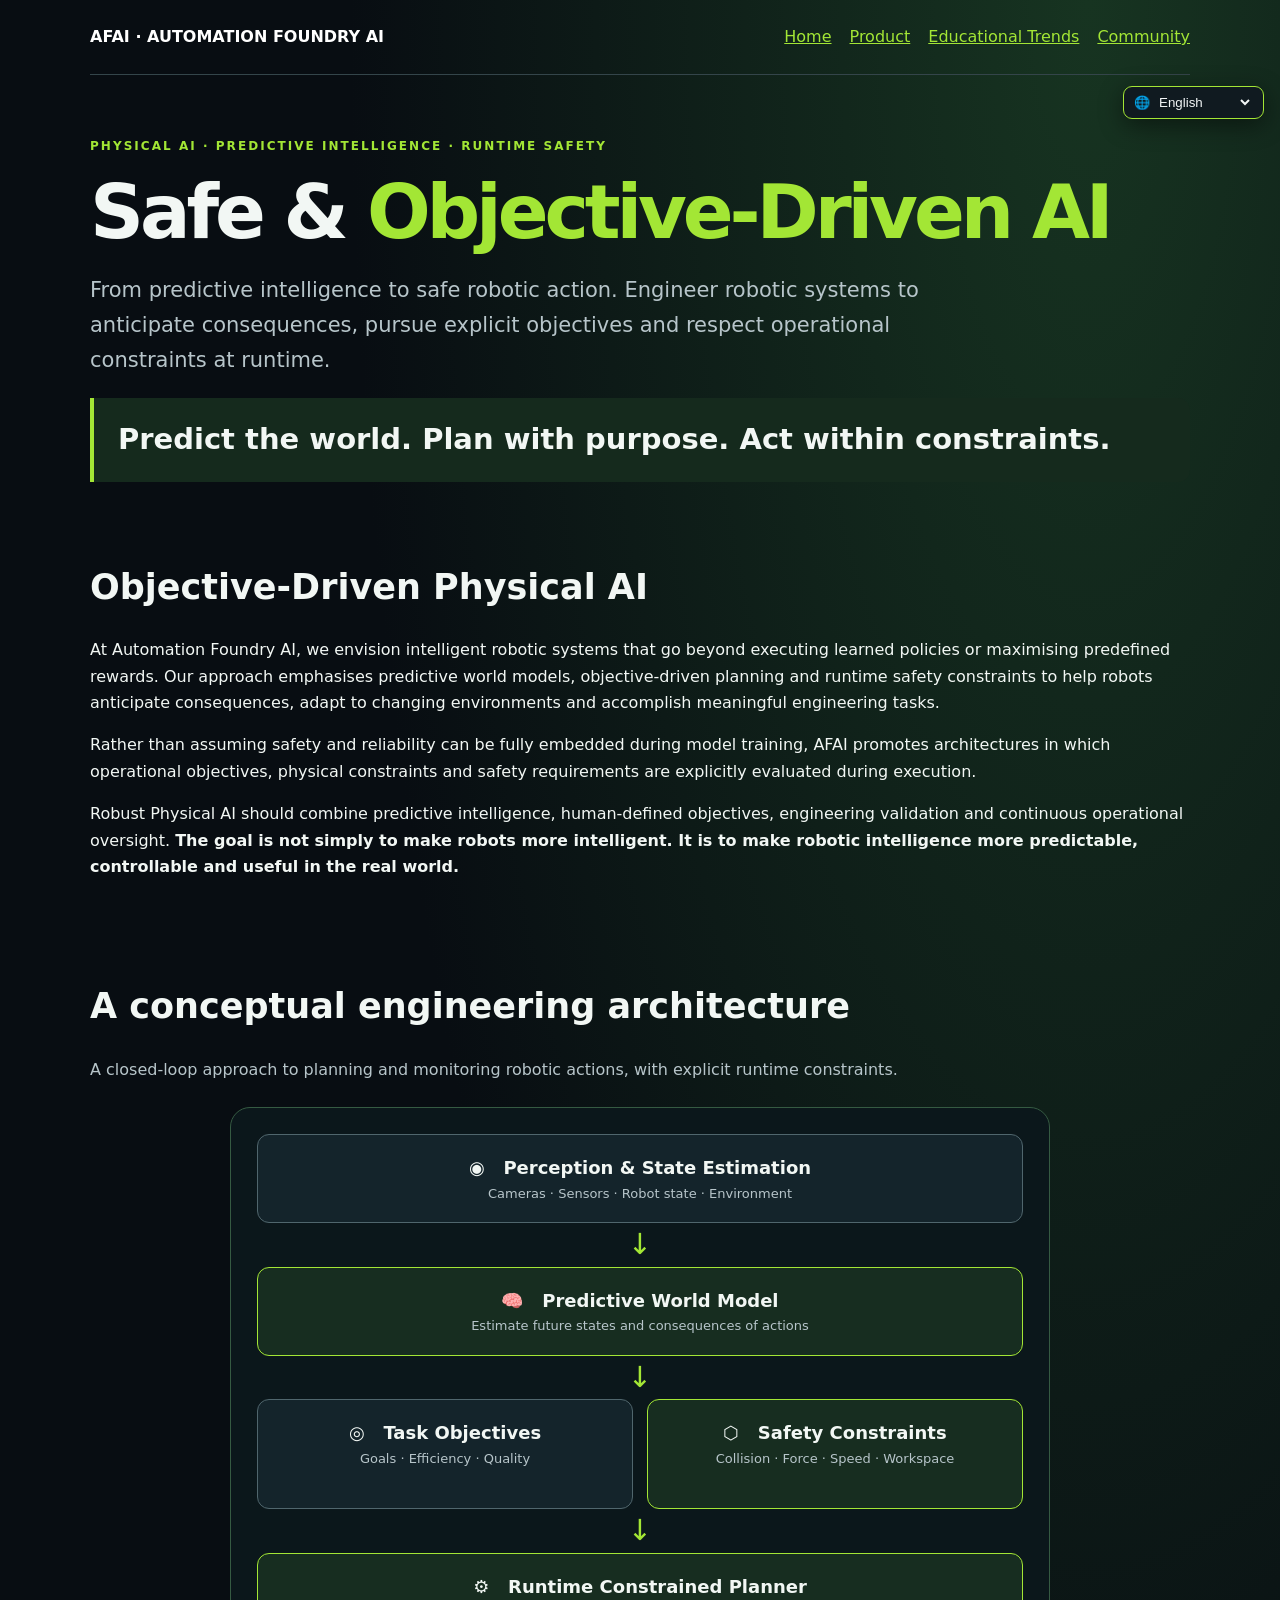
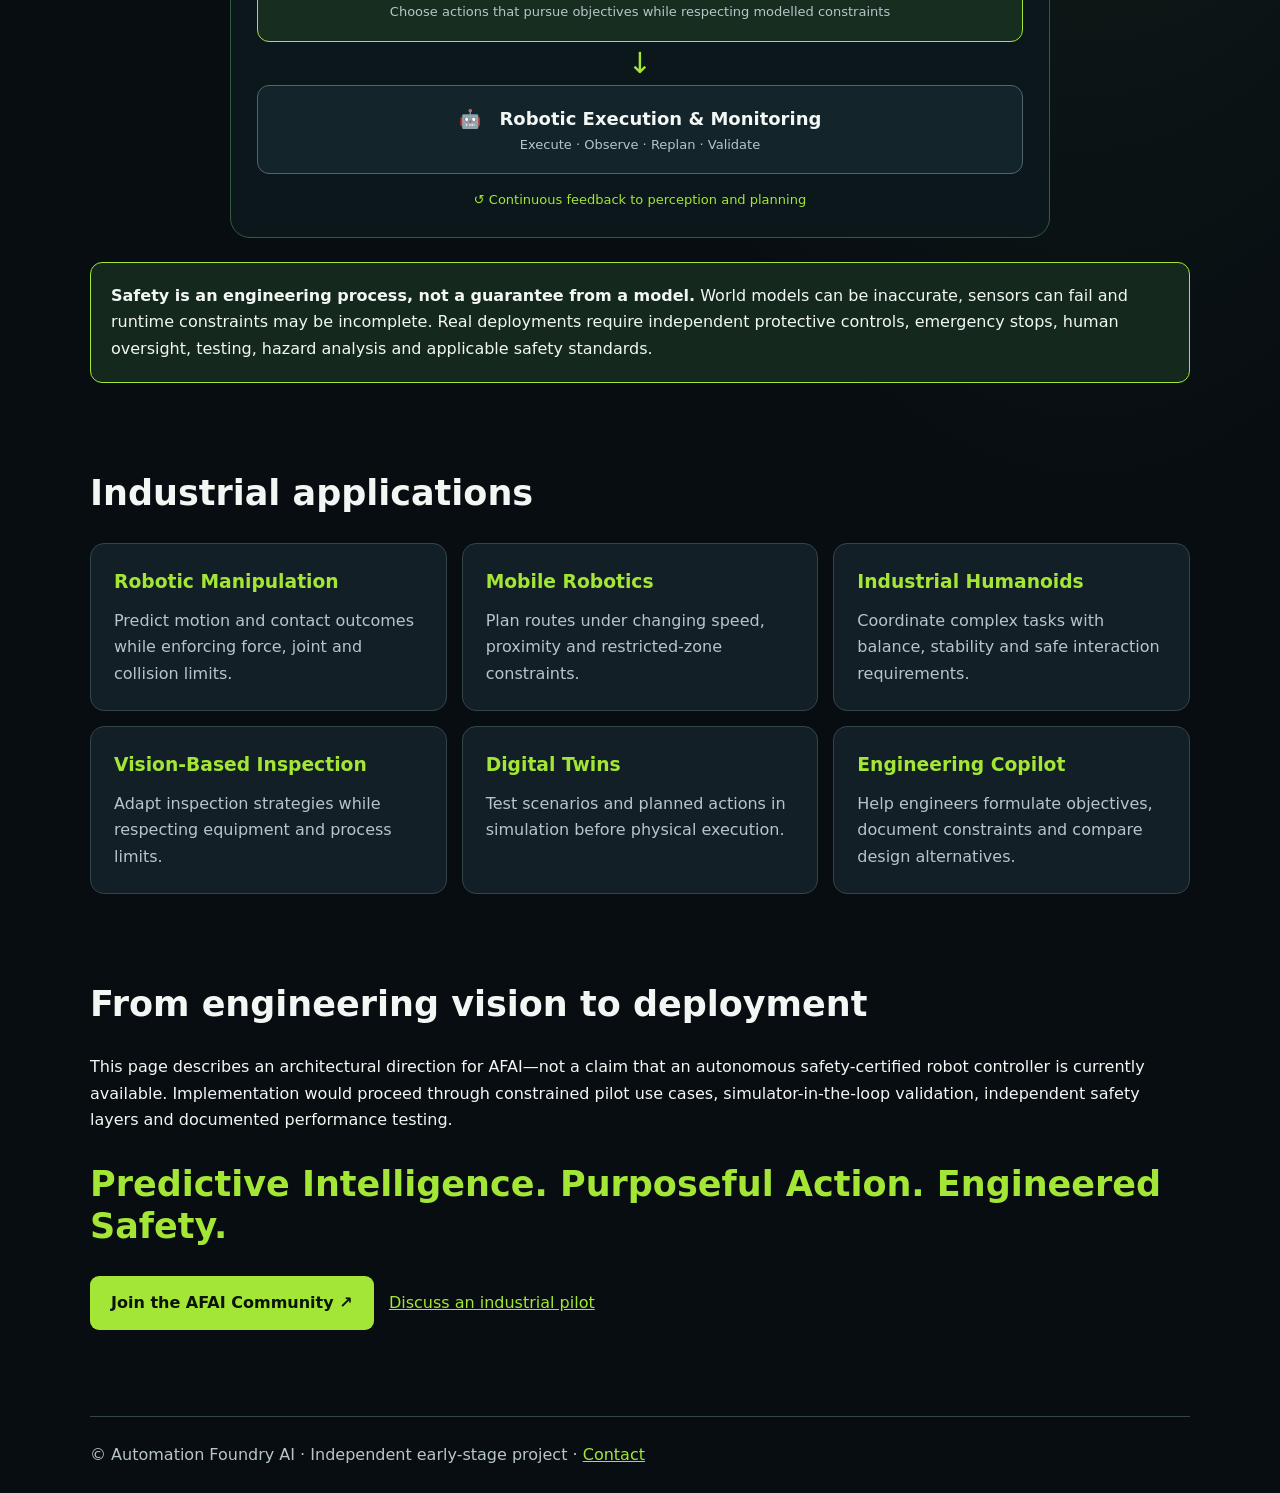
<file: objective-driven-ai.html>
<!doctype html><html lang="en"><head><meta charset="utf-8"><meta name="viewport" content="width=device-width,initial-scale=1"><meta name="theme-color" content="#080d12"><meta name="description" content="AFAI Objective-Driven Physical AI: predictive world models, runtime-constrained planning and engineered robotic safety."><title>Safe &amp; Objective-Driven AI | Automation Foundry AI</title><style>:root{--bg:#080d12;--panel:#121f26;--lime:#a3e635;--text:#f2f7f4;--muted:#b7c5ca;--line:#34454a}*{box-sizing:border-box}body{margin:0;background:radial-gradient(ellipse at 85% 0%,#173421,var(--bg) 48%);color:var(--text);font:16px/1.65 system-ui,Arial,sans-serif}a{color:var(--lime)}.wrap{width:min(1100px,calc(100% - 38px));margin:auto}.nav{padding:24px 0;display:flex;justify-content:space-between;gap:15px;flex-wrap:wrap;border-bottom:1px solid var(--line)}.brand{font-weight:800;color:white;text-decoration:none}.navlinks{display:flex;gap:18px;flex-wrap:wrap}header{padding:62px 0 25px}.eyebrow{font-size:12px;font-weight:800;letter-spacing:.17em;color:var(--lime);text-transform:uppercase}h1{font-size:clamp(42px,6vw,75px);letter-spacing:-.055em;line-height:1.07;margin:15px 0}h2{font-size:clamp(25px,3vw,35px);line-height:1.2}.lead{font-size:21px;color:var(--muted);max-width:860px}.quote{font-size:clamp(20px,3vw,29px);font-weight:800;border-left:4px solid var(--lime);background:#152a1d;border-radius:0 12px 12px 0;padding:18px 24px}.section{padding:30px 0}.diagram{background:#0b171b;border:1px solid #355a42;border-radius:20px;padding:26px;max-width:820px;margin:24px auto}.node{background:#14242b;border:1px solid #50666d;border-radius:12px;padding:18px;text-align:center}.node strong{display:block;font-size:18px}.node small{display:block;color:var(--muted);font-size:13px}.node.green{border-color:var(--lime);background:#172d20}.arrow{text-align:center;color:var(--lime);font-size:29px;line-height:1.5}.parallel{display:grid;grid-template-columns:1fr 1fr;gap:14px}.parallel .node{min-height:110px}.loop{text-align:center;color:var(--lime);font-size:13px;margin:15px 0 0}.grid{display:grid;grid-template-columns:repeat(3,minmax(0,1fr));gap:15px}.card{background:var(--panel);border:1px solid var(--line);border-radius:14px;padding:23px}.card h3{color:var(--lime);margin:0 0 10px}.card p{margin:0;color:var(--muted)}.notice{border:1px solid #a3e635;background:#15281d;border-radius:12px;padding:20px}.btn{display:inline-block;padding:14px 21px;border-radius:9px;background:var(--lime);color:#0a1407;text-decoration:none;font-weight:800}footer{margin-top:40px;border-top:1px solid var(--line);padding:25px 0;color:var(--muted)}@media(max-width:730px){.grid{grid-template-columns:1fr}.diagram{padding:12px}.parallel{gap:8px}.parallel .node{padding:10px}.parallel .node strong{font-size:15px}}</style></head><body><div class="wrap"><nav class="nav"><a class="brand" href="./index.html">AFAI · AUTOMATION FOUNDRY AI</a><div class="navlinks"><a href="./index.html">Home</a><a href="./product.html">Product</a><a href="./educational-trends.html">Educational Trends</a><a href="./community.html">Community</a></div></nav><header><div class="eyebrow">Physical AI · Predictive intelligence · Runtime safety</div><h1>Safe &amp; <span style="color:var(--lime)">Objective-Driven AI</span></h1><p class="lead">From predictive intelligence to safe robotic action. Engineer robotic systems to anticipate consequences, pursue explicit objectives and respect operational constraints at runtime.</p><div class="quote">Predict the world. Plan with purpose. Act within constraints.</div></header><section class="section"><h2>Objective-Driven Physical AI</h2><p>At Automation Foundry AI, we envision intelligent robotic systems that go beyond executing learned policies or maximising predefined rewards. Our approach emphasises predictive world models, objective-driven planning and runtime safety constraints to help robots anticipate consequences, adapt to changing environments and accomplish meaningful engineering tasks.</p><p>Rather than assuming safety and reliability can be fully embedded during model training, AFAI promotes architectures in which operational objectives, physical constraints and safety requirements are explicitly evaluated during execution.</p><p>Robust Physical AI should combine predictive intelligence, human-defined objectives, engineering validation and continuous operational oversight. <strong>The goal is not simply to make robots more intelligent. It is to make robotic intelligence more predictable, controllable and useful in the real world.</strong></p></section><section class="section"><h2>A conceptual engineering architecture</h2><p style="color:var(--muted)">A closed-loop approach to planning and monitoring robotic actions, with explicit runtime constraints.</p><div class="diagram" role="img" aria-label="Perception and state estimation feed a predictive world model. Task objectives and safety constraints jointly inform a runtime constrained planner, which controls robotic execution and monitoring. Feedback returns to perception and planning."><div class="node"><strong>◉ &nbsp; Perception &amp; State Estimation</strong><small>Cameras · Sensors · Robot state · Environment</small></div><div class="arrow">↓</div><div class="node green"><strong>🧠 &nbsp; Predictive World Model</strong><small>Estimate future states and consequences of actions</small></div><div class="arrow">↓</div><div class="parallel"><div class="node"><strong>◎ &nbsp; Task Objectives</strong><small>Goals · Efficiency · Quality</small></div><div class="node green"><strong>⬡ &nbsp; Safety Constraints</strong><small>Collision · Force · Speed · Workspace</small></div></div><div class="arrow">↓</div><div class="node green"><strong>⚙ &nbsp; Runtime Constrained Planner</strong><small>Choose actions that pursue objectives while respecting modelled constraints</small></div><div class="arrow">↓</div><div class="node"><strong>🤖 &nbsp; Robotic Execution &amp; Monitoring</strong><small>Execute · Observe · Replan · Validate</small></div><div class="loop">↺ Continuous feedback to perception and planning</div></div><div class="notice"><strong>Safety is an engineering process, not a guarantee from a model.</strong> World models can be inaccurate, sensors can fail and runtime constraints may be incomplete. Real deployments require independent protective controls, emergency stops, human oversight, testing, hazard analysis and applicable safety standards.</div></section><section class="section"><h2>Industrial applications</h2><div class="grid"><article class="card"><h3>Robotic Manipulation</h3><p>Predict motion and contact outcomes while enforcing force, joint and collision limits.</p></article><article class="card"><h3>Mobile Robotics</h3><p>Plan routes under changing speed, proximity and restricted-zone constraints.</p></article><article class="card"><h3>Industrial Humanoids</h3><p>Coordinate complex tasks with balance, stability and safe interaction requirements.</p></article><article class="card"><h3>Vision-Based Inspection</h3><p>Adapt inspection strategies while respecting equipment and process limits.</p></article><article class="card"><h3>Digital Twins</h3><p>Test scenarios and planned actions in simulation before physical execution.</p></article><article class="card"><h3>Engineering Copilot</h3><p>Help engineers formulate objectives, document constraints and compare design alternatives.</p></article></div></section><section class="section"><h2>From engineering vision to deployment</h2><p>This page describes an architectural direction for AFAI—not a claim that an autonomous safety-certified robot controller is currently available. Implementation would proceed through constrained pilot use cases, simulator-in-the-loop validation, independent safety layers and documented performance testing.</p><h2 style="color:var(--lime)">Predictive Intelligence. Purposeful Action. Engineered Safety.</h2><p><a class="btn" href="./community.html">Join the AFAI Community ↗</a> &nbsp; <a href="mailto:luisalbertomunozubando@gmail.com?subject=AFAI%20Objective-Driven%20AI%20Pilot">Discuss an industrial pilot</a></p></section><footer>© Automation Foundry AI · Independent early-stage project · <a href="mailto:luisalbertomunozubando@gmail.com">Contact</a></footer></div><script src="assets/afai-i18n.js" defer></script>
</body></html>
</file>
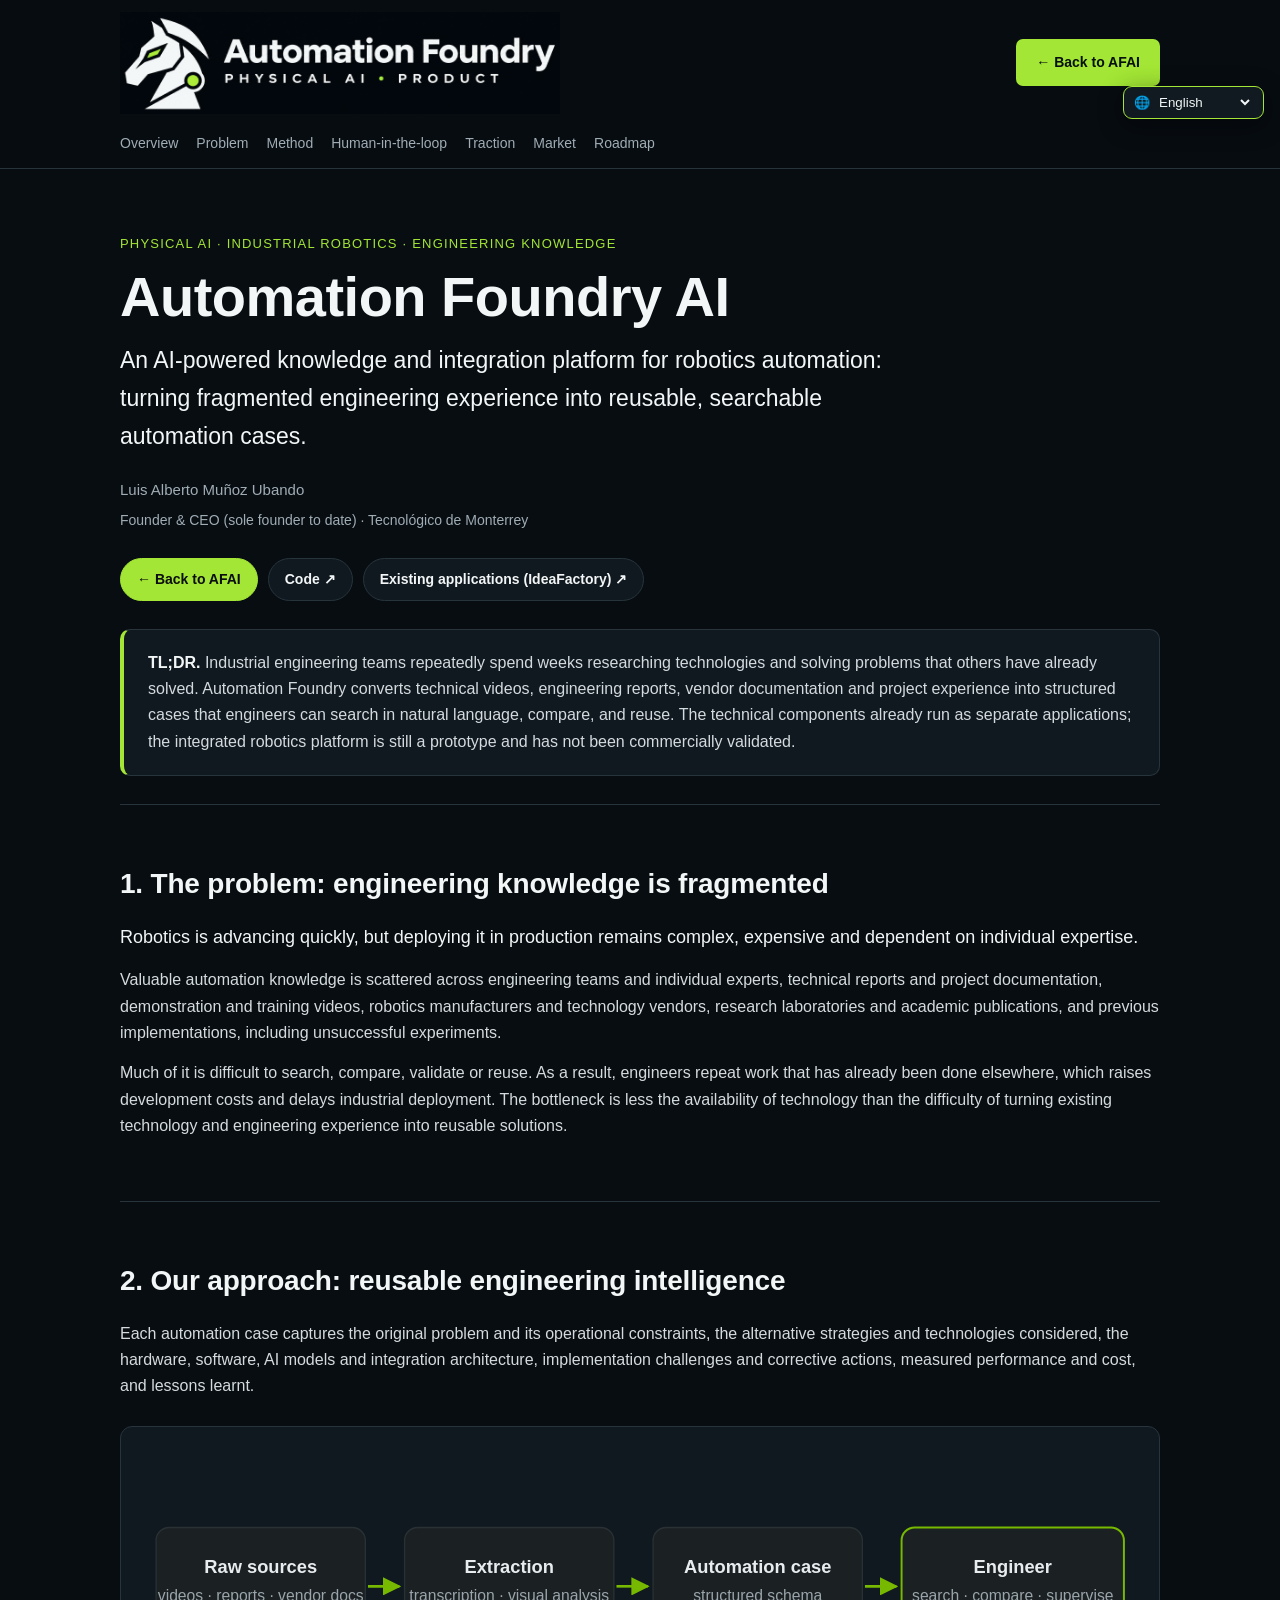
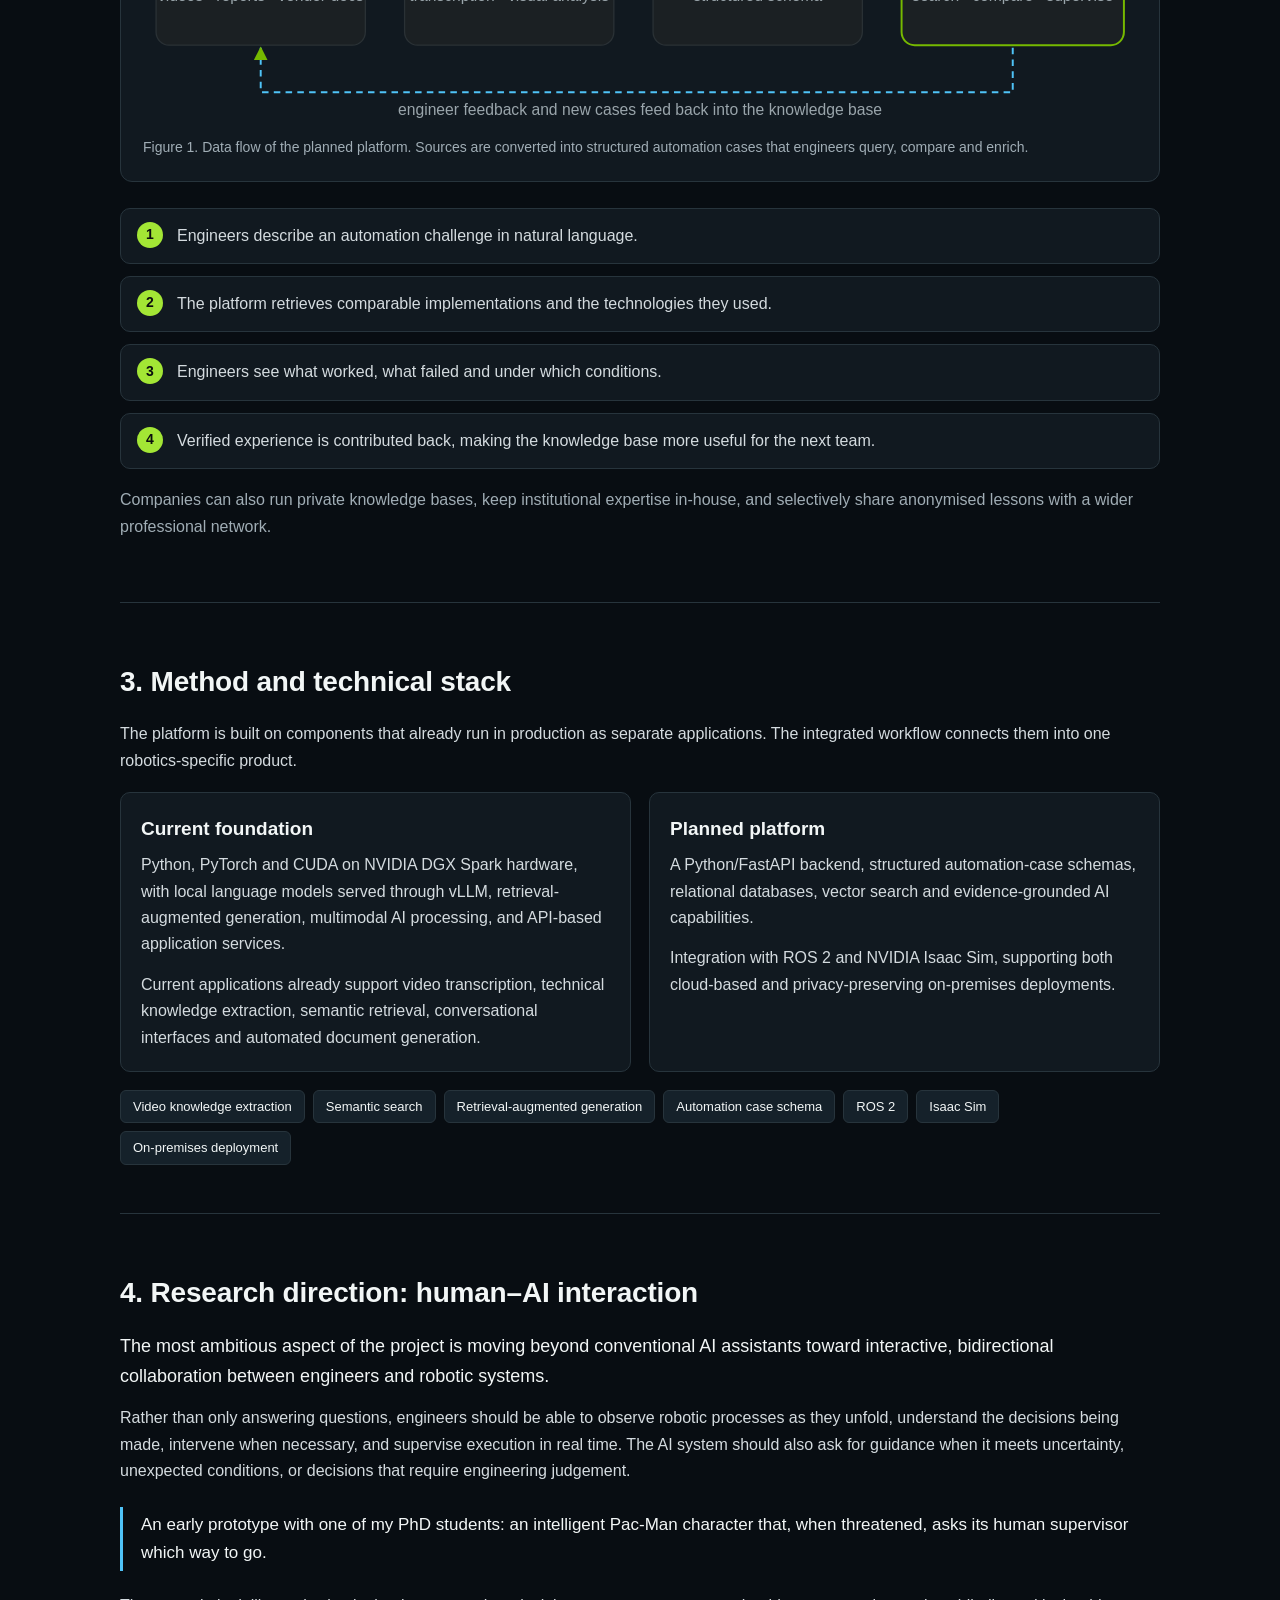
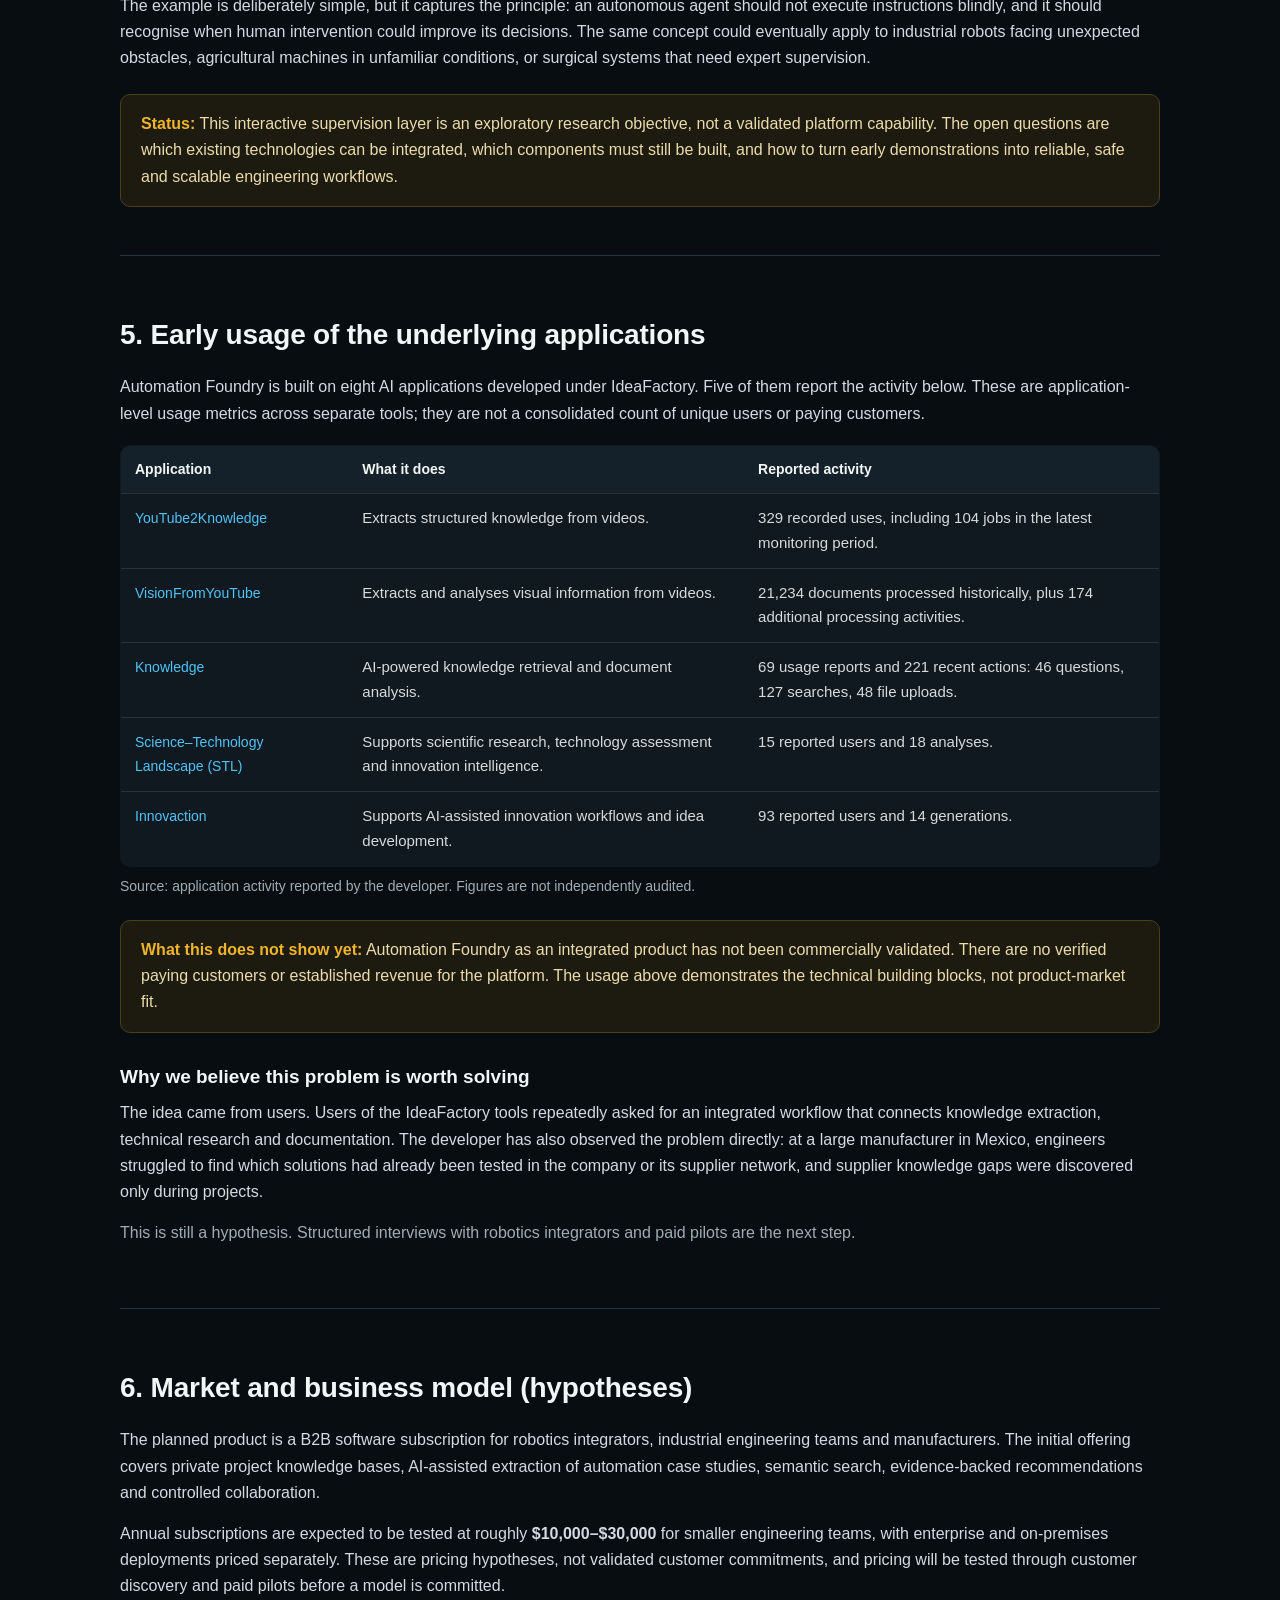
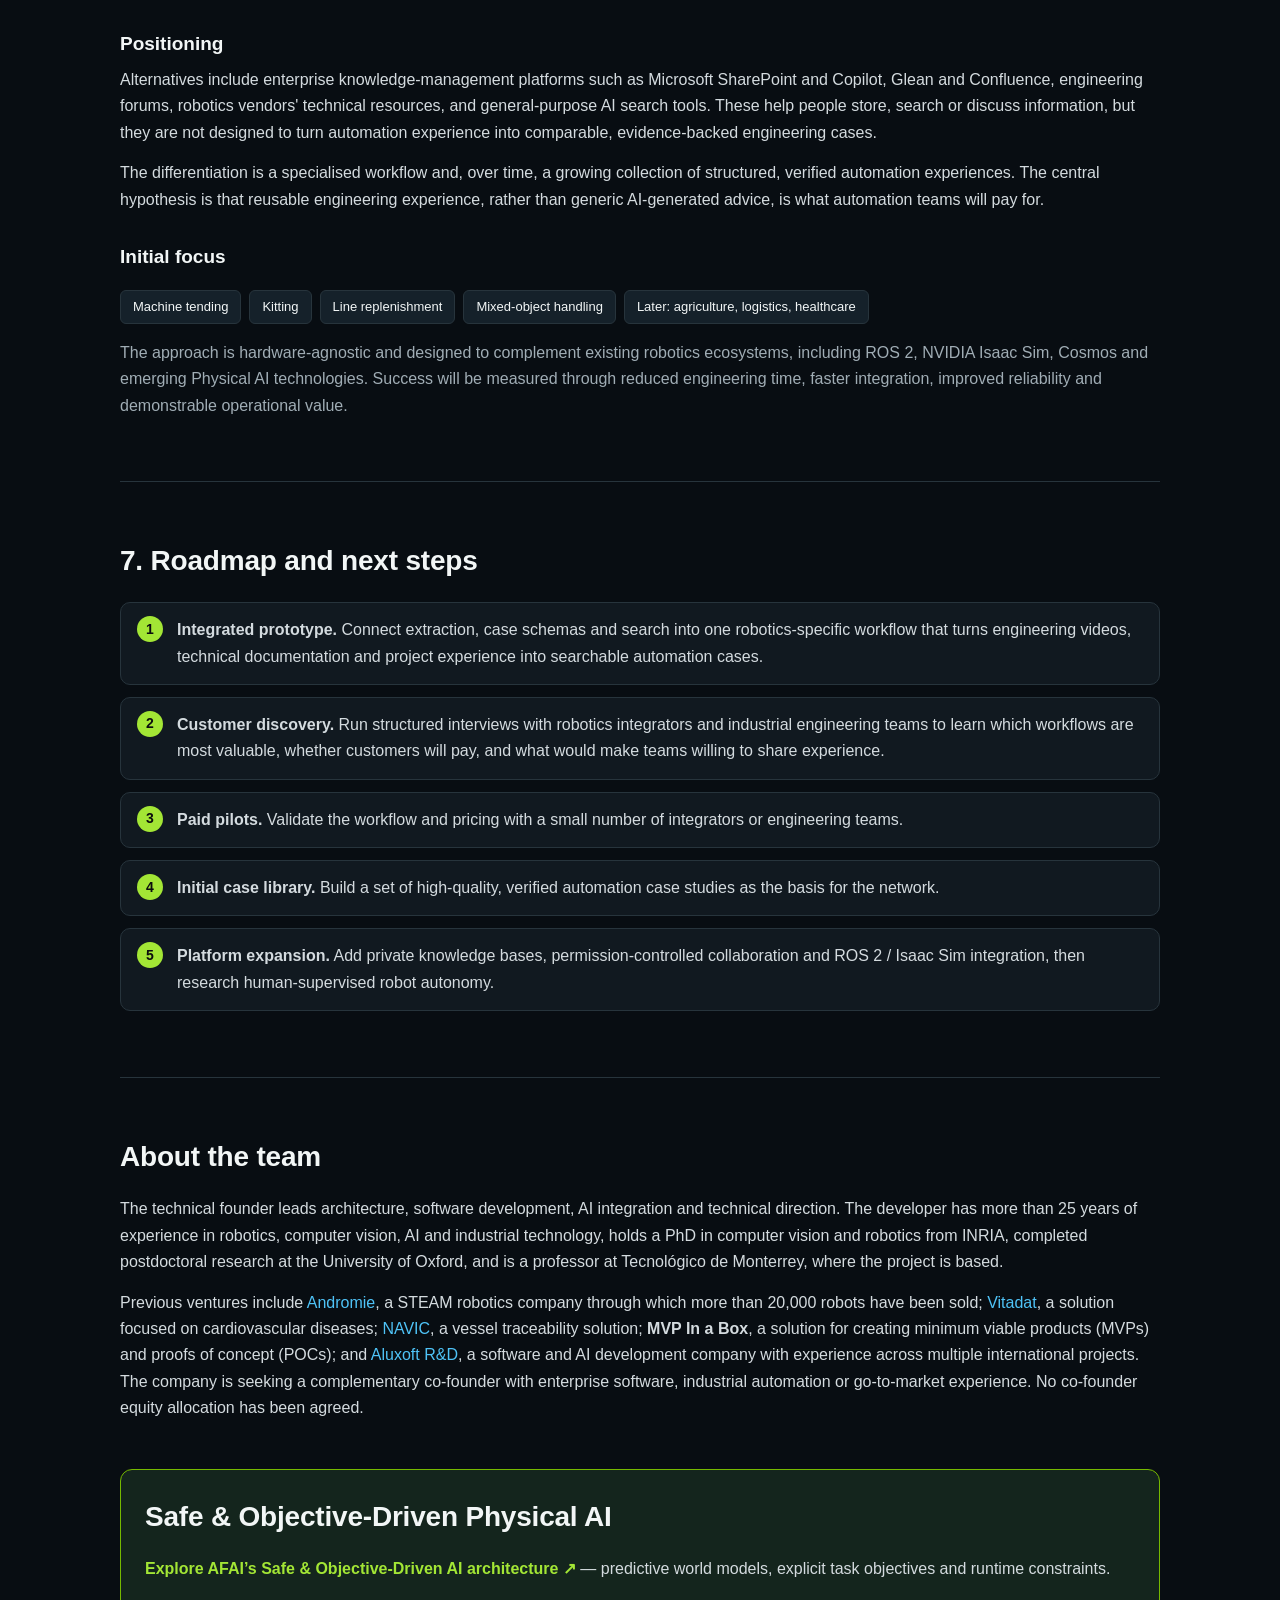
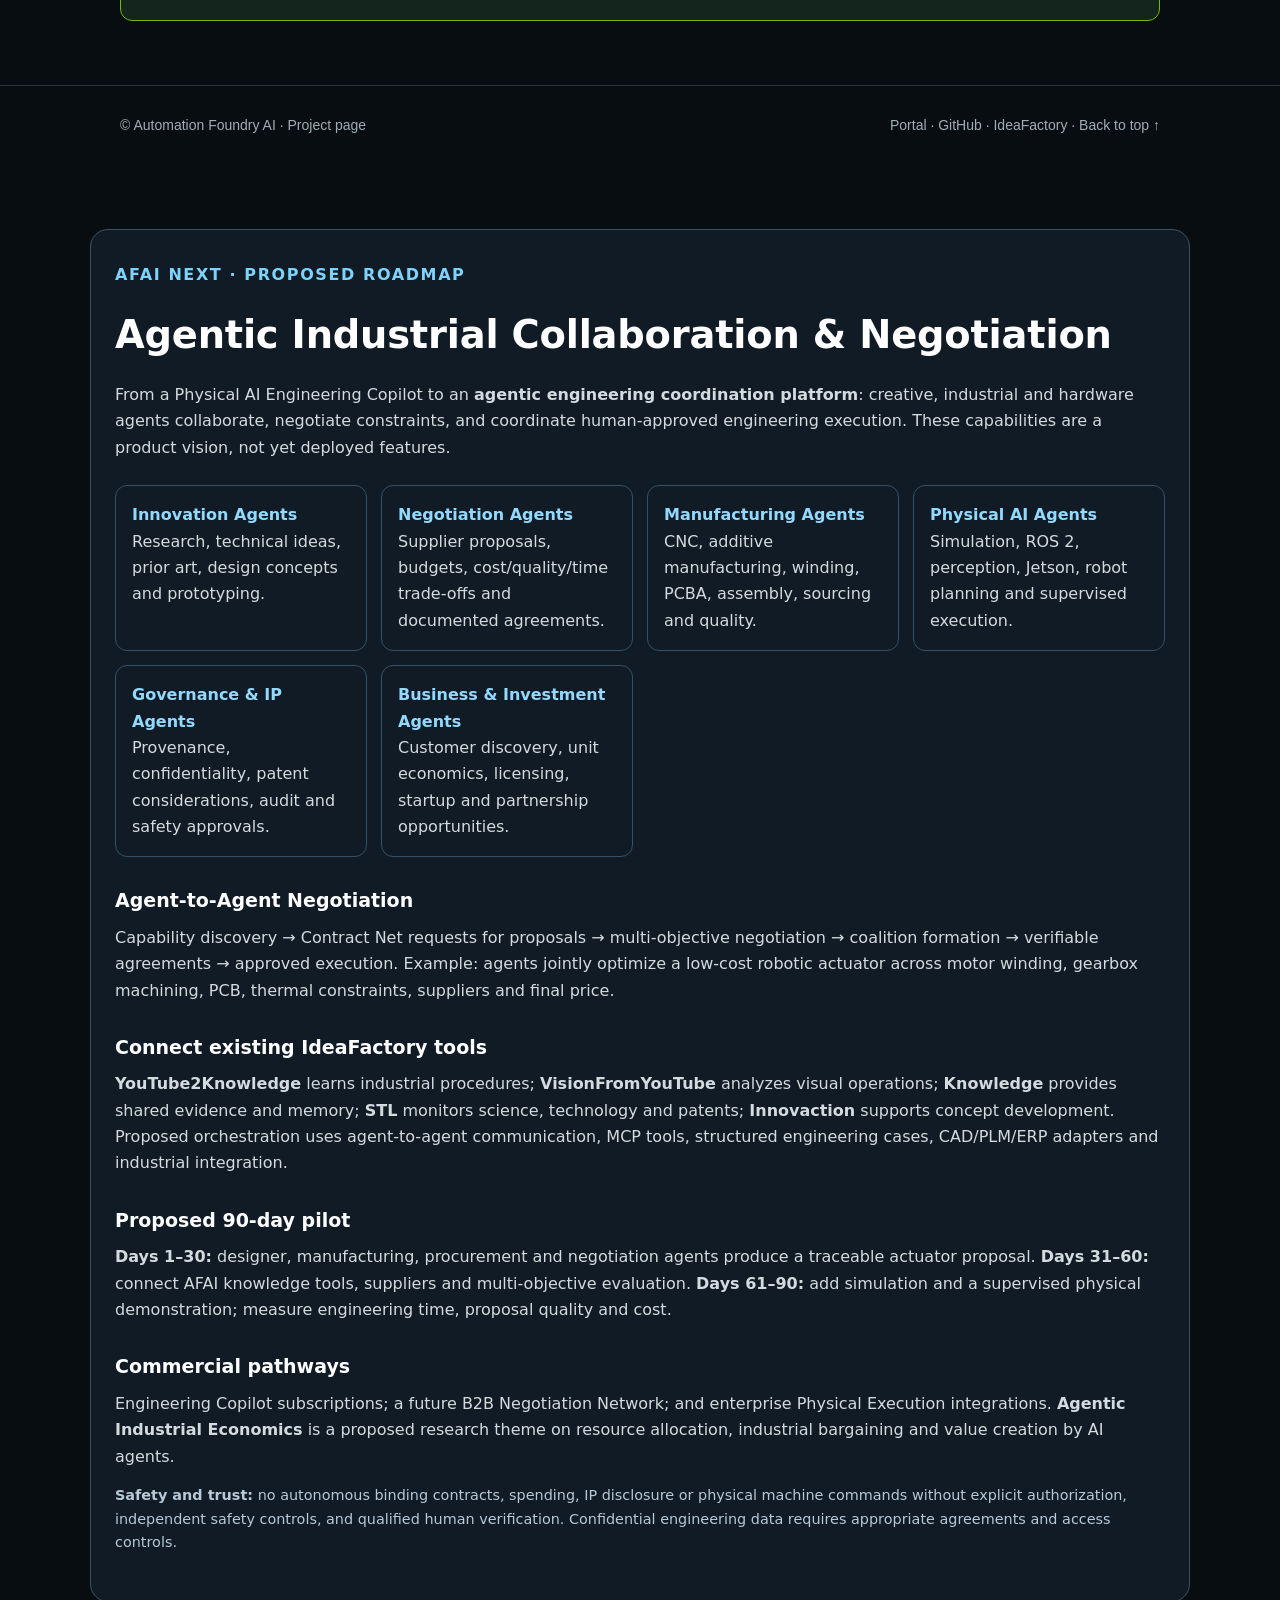
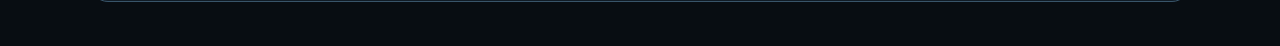
<file: product.html>
<!DOCTYPE html>
<html lang="en">
<head>
<meta charset="UTF-8">
<meta name="viewport" content="width=device-width, initial-scale=1">
<title>Automation Foundry AI (AFAI)</title>
<meta name="description" content="Automation Foundry AI: an AI-powered knowledge and integration platform for robotics automation. Proposed agentic collaboration, negotiation and industrial execution roadmap.">
<style>
  :root {
    --bg: #0b0d0e;
    --panel: #14181a;
    --panel-2: #1b2023;
    --line: #2a3135;
    --text: #e8ecee;
    --muted: #9aa5ab;
    --accent: #76b900;
    --accent-2: #4fc3f7;
    --warn: #f0b429;
    --max: 1080px;
  }
  * { box-sizing: border-box; }
  html { scroll-behavior: smooth; scroll-padding-top: 72px; }
  body {
    margin: 0;
    background: var(--bg);
    color: var(--text);
    font: 16px/1.65 -apple-system, BlinkMacSystemFont, "Segoe UI", Roboto, Helvetica, Arial, sans-serif;
  }
  a { color: var(--accent-2); text-decoration: none; }
  a:hover { text-decoration: underline; }
  .skip { position: absolute; left: -9999px; }
  .skip:focus { left: 12px; top: 12px; background: var(--panel-2); padding: 8px 12px; z-index: 99; }

  /* Header */
  header {
    position: sticky; top: 0; z-index: 10;
    background: rgba(11,13,14,0.92);
    backdrop-filter: blur(8px);
    border-bottom: 1px solid var(--line);
  }
  .bar {
    max-width: var(--max); margin: 0 auto; padding: 0 20px;
    display: flex; align-items: center; justify-content: space-between; gap: 16px;
    min-height: 56px; flex-wrap: wrap;
  }
  .brand { font-weight: 700; letter-spacing: .2px; color: var(--text); }
  .brand span { color: var(--accent); }
  nav ul { list-style: none; display: flex; gap: 18px; margin: 0; padding: 0; flex-wrap: wrap; }
  nav a { color: var(--muted); font-size: 14px; }
  nav a:hover { color: var(--text); text-decoration: none; }

  main { max-width: var(--max); margin: 0 auto; padding: 0 20px; }

  /* Hero */
  .hero { padding: 64px 0 28px; border-bottom: 1px solid var(--line); }
  .eyebrow { color: var(--accent); font-size: 13px; text-transform: uppercase; letter-spacing: 1.2px; margin: 0 0 12px; }
  h1 { font-size: clamp(34px, 5vw, 56px); line-height: 1.1; margin: 0 0 14px; letter-spacing: -0.5px; }
  .subtitle { font-size: clamp(18px, 2.2vw, 23px); color: var(--text); margin: 0 0 22px; max-width: 800px; }
  .authors { color: var(--muted); font-size: 15px; margin: 0 0 6px; }
  .affil { color: var(--muted); font-size: 14px; margin: 0 0 26px; }
  .links { display: flex; gap: 10px; flex-wrap: wrap; }
  .btn {
    display: inline-flex; align-items: center; gap: 6px;
    padding: 9px 16px; border-radius: 999px;
    border: 1px solid var(--line); background: var(--panel);
    color: var(--text); font-size: 14px; font-weight: 600;
  }
  .btn:hover { background: var(--panel-2); text-decoration: none; border-color: #3a444a; }
  .btn.primary { background: var(--accent); color: #0b0d0e; border-color: var(--accent); }
  .btn.primary:hover { background: #8cd300; }

  /* Sections */
  section { padding: 56px 0 8px; }
  section + section { border-top: 1px solid var(--line); margin-top: 40px; }
  h2 { font-size: 28px; margin: 0 0 16px; letter-spacing: -0.2px; }
  h3 { font-size: 19px; margin: 28px 0 8px; }
  p { margin: 0 0 14px; color: #d4dbdf; }
  .lead { font-size: 18px; color: var(--text); }
  .muted { color: var(--muted); }
  ul.clean { padding-left: 20px; margin: 0 0 14px; color: #d4dbdf; }
  ul.clean li { margin-bottom: 6px; }

  .tldr {
    background: var(--panel); border: 1px solid var(--line); border-left: 4px solid var(--accent);
    border-radius: 10px; padding: 20px 24px; margin: 28px 0 0;
  }
  .tldr strong { color: var(--text); }

  .grid-2 { display: grid; grid-template-columns: 1fr 1fr; gap: 18px; margin-top: 18px; }
  .card {
    background: var(--panel); border: 1px solid var(--line); border-radius: 10px; padding: 20px;
  }
  .card h3 { margin-top: 0; }
  .card p:last-child { margin-bottom: 0; }

  .tags { display: flex; flex-wrap: wrap; gap: 8px; margin: 18px 0 0; }
  .tag {
    font-size: 13px; padding: 5px 12px; border-radius: 6px;
    background: var(--panel-2); border: 1px solid var(--line); color: var(--text);
  }

  figure {
    margin: 26px 0; background: var(--panel); border: 1px solid var(--line);
    border-radius: 12px; padding: 22px;
  }
  figure svg { width: 100%; height: auto; display: block; }
  figcaption { color: var(--muted); font-size: 14px; margin-top: 12px; }

  table {
    width: 100%; border-collapse: collapse; margin: 18px 0 8px; font-size: 15px;
    background: var(--panel); border: 1px solid var(--line); border-radius: 10px; overflow: hidden;
  }
  th, td { text-align: left; padding: 12px 14px; border-bottom: 1px solid var(--line); vertical-align: top; }
  th { background: var(--panel-2); color: var(--text); font-weight: 600; font-size: 14px; }
  td { color: #d4dbdf; }
  tr:last-child td { border-bottom: none; }
  td a { font-size: 14px; }
  .caption { color: var(--muted); font-size: 14px; margin: 6px 0 0; }

  .notice {
    border: 1px solid #4a3f1a; background: #1d1a10; border-radius: 10px;
    padding: 16px 20px; margin: 22px 0 0; color: #ecdcab;
  }
  .notice strong { color: var(--warn); }

  .quote {
    border-left: 3px solid var(--accent-2); padding: 4px 0 4px 18px; margin: 22px 0;
    color: var(--text); font-size: 17px;
  }

  .steps { counter-reset: step; list-style: none; padding: 0; margin: 18px 0; display: grid; gap: 12px; }
  .steps li {
    counter-increment: step; position: relative; padding: 14px 16px 14px 56px;
    background: var(--panel); border: 1px solid var(--line); border-radius: 10px; color: #d4dbdf;
  }
  .steps li::before {
    content: counter(step); position: absolute; left: 16px; top: 13px;
    width: 26px; height: 26px; border-radius: 50%;
    background: var(--accent); color: #0b0d0e; font-weight: 700; font-size: 14px;
    display: flex; align-items: center; justify-content: center;
  }

  footer {
    margin-top: 64px; border-top: 1px solid var(--line); padding: 28px 0 48px;
    color: var(--muted); font-size: 14px;
  }
  .foot { max-width: var(--max); margin: 0 auto; padding: 0 20px; display: flex; justify-content: space-between; gap: 16px; flex-wrap: wrap; }
  footer a { color: var(--muted); }

  @media (max-width: 760px) {
    .grid-2 { grid-template-columns: 1fr; }
    nav ul { gap: 12px; }
    table { font-size: 14px; }
    th, td { padding: 10px; }
  }

  /* Shared AFAI identity */
  :root { --bg:#080d12; --panel:#111920; --panel-2:#15212a; --line:#27343c; --text:#f2f6f6; --muted:#a0adb5; --accent:#a3e635; color-scheme:dark; }
  header {background:rgba(8,13,18,.96)}
  .bar {padding-top:12px;padding-bottom:12px}
  .product-brand-art {position:relative;display:block;width:min(440px,100%);aspect-ratio:1820/420;overflow:hidden;flex-shrink:0}
  .product-brand-art img {position:absolute;display:block;width:112.5275%;max-width:none;height:auto;left:-7.1429%;top:-30.9524%}
  .product-home-button {display:inline-flex;align-items:center;justify-content:center;min-height:44px;padding:12px 20px;border-radius:7px;background:#a3e635;color:#08100b;font-size:14px;font-weight:700;white-space:nowrap;margin-left:auto}
  .product-home-button:hover {background:#c3f875;text-decoration:none}
  .product-home-button:focus-visible,.product-brand-art:focus-visible {outline:3px solid #f2f6f6;outline-offset:4px}
  .bar nav {width:100%}
  html {scroll-padding-top:190px}
  @media(max-width:600px){header{position:relative}.product-brand-art{width:min(320px,100%)}.product-home-button{margin-left:0}html{scroll-padding-top:16px}}

</style>
</head>
<body>

<a class="skip" href="#main">Skip to content</a>

<header id="top">
  <div class="bar">
    <a class="product-brand-art" href="/AFAI/" aria-label="Automation Foundry Physical AI Product — AFAI homepage"><img src="assets/afai-product-horse.png" alt="" width="2048" height="683" fetchpriority="high"></a>
    <a class="product-home-button" href="/AFAI/">← Back to AFAI</a>
    <nav aria-label="Sections">
      <ul>
        <li><a href="#overview">Overview</a></li>
        <li><a href="#problem">Problem</a></li>
        <li><a href="#method">Method</a></li>
        <li><a href="#interaction">Human-in-the-loop</a></li>
        <li><a href="#traction">Traction</a></li>
        <li><a href="#market">Market</a></li>
        <li><a href="#roadmap">Roadmap</a></li>
      </ul>
    </nav>
  </div>
</header>

<main id="main">

  <!-- Title block -->
  <div class="hero" id="overview">
    <p class="eyebrow">Physical AI · Industrial Robotics · Engineering Knowledge</p>
    <h1>Automation Foundry AI</h1>
    <p class="subtitle">An AI-powered knowledge and integration platform for robotics automation: turning fragmented engineering experience into reusable, searchable automation cases.</p>
    <p class="authors">Luis Alberto Muñoz Ubando</p>
    <p class="affil">Founder &amp; CEO (sole founder to date) · Tecnológico de Monterrey</p>
    <div class="links">
      <a class="btn primary" href="https://luisalbertomunozubando.github.io/AFAI/">← Back to AFAI</a>
      <a class="btn" href="https://github.com/LuisAlbertoMunozUbando/AFAI">Code ↗</a>
      <a class="btn" href="https://luisalbertomunozubando.github.io/IdeaFactory/">Existing applications (IdeaFactory) ↗</a>
    </div>

    <div class="tldr">
      <p style="margin:0"><strong>TL;DR.</strong> Industrial engineering teams repeatedly spend weeks researching technologies and solving problems that others have already solved. Automation Foundry converts technical videos, engineering reports, vendor documentation and project experience into structured cases that engineers can search in natural language, compare, and reuse. The technical components already run as separate applications; the integrated robotics platform is still a prototype and has not been commercially validated.</p>
    </div>
  </div>

  <!-- Problem -->
  <section id="problem">
    <h2>1. The problem: engineering knowledge is fragmented</h2>
    <p class="lead">Robotics is advancing quickly, but deploying it in production remains complex, expensive and dependent on individual expertise.</p>
    <p>Valuable automation knowledge is scattered across engineering teams and individual experts, technical reports and project documentation, demonstration and training videos, robotics manufacturers and technology vendors, research laboratories and academic publications, and previous implementations, including unsuccessful experiments.</p>
    <p>Much of it is difficult to search, compare, validate or reuse. As a result, engineers repeat work that has already been done elsewhere, which raises development costs and delays industrial deployment. The bottleneck is less the availability of technology than the difficulty of turning existing technology and engineering experience into reusable solutions.</p>
  </section>

  <!-- Solution / pipeline -->
  <section id="solution">
    <h2>2. Our approach: reusable engineering intelligence</h2>
    <p>Each automation case captures the original problem and its operational constraints, the alternative strategies and technologies considered, the hardware, software, AI models and integration architecture, implementation challenges and corrective actions, measured performance and cost, and lessons learnt.</p>

    <figure>
      <svg viewBox="0 0 760 210" xmlns="http://www.w3.org/2000/svg" role="img" aria-label="Pipeline from sources to engineer">
        <defs>
          <marker id="arr" viewBox="0 0 10 10" refX="9" refY="5" markerWidth="7" markerHeight="7" orient="auto-start-reverse">
            <path d="M0,0 L10,5 L0,10 z" fill="#76b900"/>
          </marker>
        </defs>
        <!-- boxes -->
        <g font-family="-apple-system, Segoe UI, Roboto, Arial, sans-serif" font-size="14">
          <rect x="10" y="60" width="160" height="90" rx="10" fill="#1b2023" stroke="#2a3135"/>
          <text x="90" y="95" text-anchor="middle" fill="#e8ecee" font-weight="600">Raw sources</text>
          <text x="90" y="116" text-anchor="middle" fill="#9aa5ab" font-size="12">videos · reports · vendor docs</text>

          <rect x="200" y="60" width="160" height="90" rx="10" fill="#1b2023" stroke="#2a3135"/>
          <text x="280" y="95" text-anchor="middle" fill="#e8ecee" font-weight="600">Extraction</text>
          <text x="280" y="116" text-anchor="middle" fill="#9aa5ab" font-size="12">transcription · visual analysis</text>

          <rect x="390" y="60" width="160" height="90" rx="10" fill="#1b2023" stroke="#2a3135"/>
          <text x="470" y="95" text-anchor="middle" fill="#e8ecee" font-weight="600">Automation case</text>
          <text x="470" y="116" text-anchor="middle" fill="#9aa5ab" font-size="12">structured schema</text>

          <rect x="580" y="60" width="170" height="90" rx="10" fill="#1b2023" stroke="#76b900" stroke-width="1.5"/>
          <text x="665" y="95" text-anchor="middle" fill="#e8ecee" font-weight="600">Engineer</text>
          <text x="665" y="116" text-anchor="middle" fill="#9aa5ab" font-size="12">search · compare · supervise</text>
        </g>
        <!-- arrows -->
        <g stroke="#76b900" stroke-width="2" fill="none" marker-end="url(#arr)">
          <line x1="172" y1="105" x2="196" y2="105"/>
          <line x1="362" y1="105" x2="386" y2="105"/>
          <line x1="552" y1="105" x2="576" y2="105"/>
        </g>
        <!-- feedback loop -->
        <path d="M665,152 L665,186 L90,186 L90,152" stroke="#4fc3f7" stroke-width="1.5" fill="none" stroke-dasharray="5 4" marker-end="url(#arr)"/>
        <text x="380" y="203" text-anchor="middle" fill="#9aa5ab" font-size="12" font-family="-apple-system, Segoe UI, Roboto, Arial, sans-serif">engineer feedback and new cases feed back into the knowledge base</text>
      </svg>
      <figcaption>Figure 1. Data flow of the planned platform. Sources are converted into structured automation cases that engineers query, compare and enrich.</figcaption>
    </figure>

    <ol class="steps">
      <li>Engineers describe an automation challenge in natural language.</li>
      <li>The platform retrieves comparable implementations and the technologies they used.</li>
      <li>Engineers see what worked, what failed and under which conditions.</li>
      <li>Verified experience is contributed back, making the knowledge base more useful for the next team.</li>
    </ol>

    <p class="muted">Companies can also run private knowledge bases, keep institutional expertise in-house, and selectively share anonymised lessons with a wider professional network.</p>
  </section>

  <!-- Method -->
  <section id="method">
    <h2>3. Method and technical stack</h2>
    <p>The platform is built on components that already run in production as separate applications. The integrated workflow connects them into one robotics-specific product.</p>

    <div class="grid-2">
      <div class="card">
        <h3>Current foundation</h3>
        <p>Python, PyTorch and CUDA on NVIDIA DGX Spark hardware, with local language models served through vLLM, retrieval-augmented generation, multimodal AI processing, and API-based application services.</p>
        <p>Current applications already support video transcription, technical knowledge extraction, semantic retrieval, conversational interfaces and automated document generation.</p>
      </div>
      <div class="card">
        <h3>Planned platform</h3>
        <p>A Python/FastAPI backend, structured automation-case schemas, relational databases, vector search and evidence-grounded AI capabilities.</p>
        <p>Integration with ROS 2 and NVIDIA Isaac Sim, supporting both cloud-based and privacy-preserving on-premises deployments.</p>
      </div>
    </div>

    <div class="tags" aria-label="Capabilities">
      <span class="tag">Video knowledge extraction</span>
      <span class="tag">Semantic search</span>
      <span class="tag">Retrieval-augmented generation</span>
      <span class="tag">Automation case schema</span>
      <span class="tag">ROS 2</span>
      <span class="tag">Isaac Sim</span>
      <span class="tag">On-premises deployment</span>
    </div>
  </section>

  <!-- Human-in-the-loop -->
  <section id="interaction">
    <h2>4. Research direction: human–AI interaction</h2>
    <p class="lead">The most ambitious aspect of the project is moving beyond conventional AI assistants toward interactive, bidirectional collaboration between engineers and robotic systems.</p>
    <p>Rather than only answering questions, engineers should be able to observe robotic processes as they unfold, understand the decisions being made, intervene when necessary, and supervise execution in real time. The AI system should also ask for guidance when it meets uncertainty, unexpected conditions, or decisions that require engineering judgement.</p>

    <blockquote class="quote">
      An early prototype with one of my PhD students: an intelligent Pac-Man character that, when threatened, asks its human supervisor which way to go.
    </blockquote>
    <p>The example is deliberately simple, but it captures the principle: an autonomous agent should not execute instructions blindly, and it should recognise when human intervention could improve its decisions. The same concept could eventually apply to industrial robots facing unexpected obstacles, agricultural machines in unfamiliar conditions, or surgical systems that need expert supervision.</p>

    <div class="notice">
      <strong>Status:</strong> This interactive supervision layer is an exploratory research objective, not a validated platform capability. The open questions are which existing technologies can be integrated, which components must still be built, and how to turn early demonstrations into reliable, safe and scalable engineering workflows.
    </div>
  </section>

  <!-- Traction -->
  <section id="traction">
    <h2>5. Early usage of the underlying applications</h2>
    <p>Automation Foundry is built on eight AI applications developed under IdeaFactory. Five of them report the activity below. These are application-level usage metrics across separate tools; they are not a consolidated count of unique users or paying customers.</p>

    <table>
      <thead>
        <tr>
          <th>Application</th>
          <th>What it does</th>
          <th>Reported activity</th>
        </tr>
      </thead>
      <tbody>
        <tr>
          <td><a href="https://youtube2knowledge.albertomunoz.ai">YouTube2Knowledge</a></td>
          <td>Extracts structured knowledge from videos.</td>
          <td>329 recorded uses, including 104 jobs in the latest monitoring period.</td>
        </tr>
        <tr>
          <td><a href="https://visionfromyoutube.albertomunoz.ai">VisionFromYouTube</a></td>
          <td>Extracts and analyses visual information from videos.</td>
          <td>21,234 documents processed historically, plus 174 additional processing activities.</td>
        </tr>
        <tr>
          <td><a href="https://knowledge.albertomunoz.ai">Knowledge</a></td>
          <td>AI-powered knowledge retrieval and document analysis.</td>
          <td>69 usage reports and 221 recent actions: 46 questions, 127 searches, 48 file uploads.</td>
        </tr>
        <tr>
          <td><a href="https://stl.albertomunoz.ai">Science–Technology Landscape (STL)</a></td>
          <td>Supports scientific research, technology assessment and innovation intelligence.</td>
          <td>15 reported users and 18 analyses.</td>
        </tr>
        <tr>
          <td><a href="https://innovaction.albertomunoz.ai">Innovaction</a></td>
          <td>Supports AI-assisted innovation workflows and idea development.</td>
          <td>93 reported users and 14 generations.</td>
        </tr>
      </tbody>
    </table>
    <p class="caption">Source: application activity reported by the developer. Figures are not independently audited.</p>

    <div class="notice">
      <strong>What this does not show yet:</strong> Automation Foundry as an integrated product has not been commercially validated. There are no verified paying customers or established revenue for the platform. The usage above demonstrates the technical building blocks, not product-market fit.
    </div>

    <h3>Why we believe this problem is worth solving</h3>
    <p>The idea came from users. Users of the IdeaFactory tools repeatedly asked for an integrated workflow that connects knowledge extraction, technical research and documentation. The developer has also observed the problem directly: at a large manufacturer in Mexico, engineers struggled to find which solutions had already been tested in the company or its supplier network, and supplier knowledge gaps were discovered only during projects.</p>
    <p class="muted">This is still a hypothesis. Structured interviews with robotics integrators and paid pilots are the next step.</p>
  </section>

  <!-- Market -->
  <section id="market">
    <h2>6. Market and business model (hypotheses)</h2>
    <p>The planned product is a B2B software subscription for robotics integrators, industrial engineering teams and manufacturers. The initial offering covers private project knowledge bases, AI-assisted extraction of automation case studies, semantic search, evidence-backed recommendations and controlled collaboration.</p>
    <p>Annual subscriptions are expected to be tested at roughly <strong>$10,000–$30,000</strong> for smaller engineering teams, with enterprise and on-premises deployments priced separately. These are pricing hypotheses, not validated customer commitments, and pricing will be tested through customer discovery and paid pilots before a model is committed.</p>

    <h3>Positioning</h3>
    <p>Alternatives include enterprise knowledge-management platforms such as Microsoft SharePoint and Copilot, Glean and Confluence, engineering forums, robotics vendors' technical resources, and general-purpose AI search tools. These help people store, search or discuss information, but they are not designed to turn automation experience into comparable, evidence-backed engineering cases.</p>
    <p>The differentiation is a specialised workflow and, over time, a growing collection of structured, verified automation experiences. The central hypothesis is that reusable engineering experience, rather than generic AI-generated advice, is what automation teams will pay for.</p>

    <h3>Initial focus</h3>
    <div class="tags">
      <span class="tag">Machine tending</span>
      <span class="tag">Kitting</span>
      <span class="tag">Line replenishment</span>
      <span class="tag">Mixed-object handling</span>
      <span class="tag">Later: agriculture, logistics, healthcare</span>
    </div>
    <p class="muted" style="margin-top:16px">The approach is hardware-agnostic and designed to complement existing robotics ecosystems, including ROS 2, NVIDIA Isaac Sim, Cosmos and emerging Physical AI technologies. Success will be measured through reduced engineering time, faster integration, improved reliability and demonstrable operational value.</p>
  </section>

  <!-- Roadmap -->
  <section id="roadmap">
    <h2>7. Roadmap and next steps</h2>
    <ol class="steps">
      <li><strong>Integrated prototype.</strong> Connect extraction, case schemas and search into one robotics-specific workflow that turns engineering videos, technical documentation and project experience into searchable automation cases.</li>
      <li><strong>Customer discovery.</strong> Run structured interviews with robotics integrators and industrial engineering teams to learn which workflows are most valuable, whether customers will pay, and what would make teams willing to share experience.</li>
      <li><strong>Paid pilots.</strong> Validate the workflow and pricing with a small number of integrators or engineering teams.</li>
      <li><strong>Initial case library.</strong> Build a set of high-quality, verified automation case studies as the basis for the network.</li>
      <li><strong>Platform expansion.</strong> Add private knowledge bases, permission-controlled collaboration and ROS 2 / Isaac Sim integration, then research human-supervised robot autonomy.</li>
    </ol>
  </section>

  <!-- Team / about -->
  <section id="about">
    <h2>About the team</h2>
    <p>The technical founder leads architecture, software development, AI integration and technical direction. The developer has more than 25 years of experience in robotics, computer vision, AI and industrial technology, holds a PhD in computer vision and robotics from INRIA, completed postdoctoral research at the University of Oxford, and is a professor at Tecnológico de Monterrey, where the project is based.</p>
    <p>Previous ventures include <a href="http://andromie.com/" target="_blank" rel="noopener noreferrer">Andromie</a>, a STEAM robotics company through which more than 20,000 robots have been sold; <a href="https://www.facebook.com/appdiabetesmexico/" target="_blank" rel="noopener noreferrer">Vitadat</a>, a solution focused on cardiovascular diseases; <a href="https://www.youtube.com/channel/UCD56KfgbuNxw6gMmh654neA/about" target="_blank" rel="noopener noreferrer">NAVIC</a>, a vessel traceability solution; <strong>MVP In a Box</strong>, a solution for creating minimum viable products (MVPs) and proofs of concept (POCs); and <a href="https://www.aluxoft.com/#/home" target="_blank" rel="noopener noreferrer">Aluxoft R&amp;D</a>, a software and AI development company with experience across multiple international projects. The company is seeking a complementary co-founder with enterprise software, industrial automation or go-to-market experience. No co-founder equity allocation has been agreed.</p>
  </section>

<section style="max-width:1100px;margin:25px auto;padding:24px;background:#14251d;border:1px solid #76b900;border-radius:12px"><h2>Safe &amp; Objective-Driven Physical AI</h2><p><a href="./objective-driven-ai.html" style="color:#a3e635;font-weight:700">Explore AFAI’s Safe &amp; Objective-Driven AI architecture ↗</a> — predictive world models, explicit task objectives and runtime constraints.</p></section></main>

<footer>
  <div class="foot">
    <div>© Automation Foundry AI · Project page</div>
    <div>
      <a href="https://luisalbertomunozubando.github.io/AFAI/">Portal</a> ·
      <a href="https://github.com/LuisAlbertoMunozUbando/AFAI">GitHub</a> ·
      <a href="https://luisalbertomunozubando.github.io/IdeaFactory/">IdeaFactory</a> ·
      <a href="#top">Back to top ↑</a>
    </div>
  </div>
</footer>

<section id="agentic-afai" style="max-width:1100px;margin:44px auto;padding:32px 24px;border:1px solid #385469;border-radius:18px;background:#101b25;color:#edf5fb;font-family:system-ui,sans-serif;line-height:1.65"><p style="color:#7dd3fc;font-weight:700;letter-spacing:.1em">AFAI NEXT · PROPOSED ROADMAP</p><h2 style="font-size:clamp(1.6rem,3vw,2.5rem);color:#fff">Agentic Industrial Collaboration & Negotiation</h2><p>From a Physical AI Engineering Copilot to an <strong>agentic engineering coordination platform</strong>: creative, industrial and hardware agents collaborate, negotiate constraints, and coordinate human-approved engineering execution. These capabilities are a product vision, not yet deployed features.</p><div style="display:grid;grid-template-columns:repeat(auto-fit,minmax(220px,1fr));gap:14px;margin:24px 0"><div style="padding:16px;border:1px solid #345167;border-radius:12px"><strong style="color:#93d9ff">Innovation Agents</strong><p style="margin-bottom:0">Research, technical ideas, prior art, design concepts and prototyping.</p></div><div style="padding:16px;border:1px solid #345167;border-radius:12px"><strong style="color:#93d9ff">Negotiation Agents</strong><p style="margin-bottom:0">Supplier proposals, budgets, cost/quality/time trade-offs and documented agreements.</p></div><div style="padding:16px;border:1px solid #345167;border-radius:12px"><strong style="color:#93d9ff">Manufacturing Agents</strong><p style="margin-bottom:0">CNC, additive manufacturing, winding, PCBA, assembly, sourcing and quality.</p></div><div style="padding:16px;border:1px solid #345167;border-radius:12px"><strong style="color:#93d9ff">Physical AI Agents</strong><p style="margin-bottom:0">Simulation, ROS 2, perception, Jetson, robot planning and supervised execution.</p></div><div style="padding:16px;border:1px solid #345167;border-radius:12px"><strong style="color:#93d9ff">Governance & IP Agents</strong><p style="margin-bottom:0">Provenance, confidentiality, patent considerations, audit and safety approvals.</p></div><div style="padding:16px;border:1px solid #345167;border-radius:12px"><strong style="color:#93d9ff">Business & Investment Agents</strong><p style="margin-bottom:0">Customer discovery, unit economics, licensing, startup and partnership opportunities.</p></div></div><h3 style="color:#fff">Agent-to-Agent Negotiation</h3><p>Capability discovery → Contract Net requests for proposals → multi-objective negotiation → coalition formation → verifiable agreements → approved execution. Example: agents jointly optimize a low-cost robotic actuator across motor winding, gearbox machining, PCB, thermal constraints, suppliers and final price.</p><h3 style="color:#fff">Connect existing IdeaFactory tools</h3><p><strong>YouTube2Knowledge</strong> learns industrial procedures; <strong>VisionFromYouTube</strong> analyzes visual operations; <strong>Knowledge</strong> provides shared evidence and memory; <strong>STL</strong> monitors science, technology and patents; <strong>Innovaction</strong> supports concept development. Proposed orchestration uses agent-to-agent communication, MCP tools, structured engineering cases, CAD/PLM/ERP adapters and industrial integration.</p><h3 style="color:#fff">Proposed 90-day pilot</h3><p><strong>Days 1–30:</strong> designer, manufacturing, procurement and negotiation agents produce a traceable actuator proposal. <strong>Days 31–60:</strong> connect AFAI knowledge tools, suppliers and multi-objective evaluation. <strong>Days 61–90:</strong> add simulation and a supervised physical demonstration; measure engineering time, proposal quality and cost.</p><h3 style="color:#fff">Commercial pathways</h3><p>Engineering Copilot subscriptions; a future B2B Negotiation Network; and enterprise Physical Execution integrations. <strong>Agentic Industrial Economics</strong> is a proposed research theme on resource allocation, industrial bargaining and value creation by AI agents.</p><p style="font-size:.9em;color:#b8c9d8"><strong>Safety and trust:</strong> no autonomous binding contracts, spending, IP disclosure or physical machine commands without explicit authorization, independent safety controls, and qualified human verification. Confidential engineering data requires appropriate agreements and access controls.</p></section>
<script src="assets/afai-i18n.js" defer></script>
</body>
</html>
</file>
<file: assets/diagnostic.css>
:root{color-scheme:dark;--green:#a3e635;--muted:#a9bac0;--line:#31413d}*{box-sizing:border-box}body{margin:0;background:#080d12;color:#f2f6f6;font-family:Arial,sans-serif;line-height:1.65}a{color:inherit}header,main,footer{width:min(1140px,calc(100% - 40px));margin:auto}header{display:flex;justify-content:space-between;align-items:center;padding:26px 0;border-bottom:1px solid var(--line);gap:20px}.brand{font-size:25px;font-weight:800;text-decoration:none;color:var(--green)}.brand span{font-size:12px;color:var(--muted);display:block}.back{font-size:14px;text-decoration:none}.intro{display:grid;grid-template-columns:1.15fr 1fr;gap:70px;padding:70px 0;align-items:center}.eyebrow{color:var(--green);font-size:11px;letter-spacing:.16em;font-weight:bold}h1{font-size:clamp(42px,5.6vw,68px);line-height:1.08;letter-spacing:-.055em;margin:23px 0}em{font-style:normal;color:var(--green)}.lead{font-size:19px;color:#c1ccd0;max-width:500px}.tags{display:flex;gap:8px;flex-wrap:wrap;margin-top:26px}.tags span{border:1px solid var(--line);padding:6px 11px;border-radius:30px;font-size:12px}.preview{border:1px solid #537044;border-radius:16px;padding:28px;background:linear-gradient(140deg,#1a3022,#111b20);box-shadow:0 20px 60px #0004}.doc-label{font-size:10px;letter-spacing:.18em;color:var(--green);border-bottom:1px solid #526448;padding-bottom:15px}.preview h2{font-size:26px;line-height:1.3;letter-spacing:-.03em}.preview ol{padding-left:22px}.preview li{padding:8px 0 8px 7px;color:var(--green)}.preview b{color:#f2f6f6;font-size:14px}.preview li span{display:block;font-size:12px;color:var(--muted)}.preview p{font-size:11px;color:var(--muted)}.workspace{display:grid;grid-template-columns:minmax(0,1fr) 270px;gap:60px;border-top:1px solid var(--line);padding:40px 0}.workspace h2{font-size:30px;letter-spacing:-.04em;margin:10px 0}.muted{color:var(--muted);font-size:14px}#availability{padding:13px 16px;border:1px solid var(--line);border-radius:8px;background:#14201b;font-size:13px;margin-top:25px}.text-button{border:0;background:none;color:var(--green);cursor:pointer;padding:12px 0;font:inherit;font-size:13px}fieldset{border:0;border-top:1px solid var(--line);padding:20px 0;margin-top:24px}legend{font-size:16px;font-weight:bold;padding-right:16px}label{display:block;margin-bottom:19px;font-size:14px;font-weight:bold}label span{font-weight:normal;color:var(--muted)}input,select,textarea{font:inherit;display:block;width:100%;margin-top:9px;border:1px solid #40534e;background:#111a20;color:white;border-radius:8px;padding:13px;line-height:1.5}input:focus,select:focus,textarea:focus{outline:2px solid var(--green);outline-offset:2px}textarea{resize:vertical}.grid{display:grid;grid-template-columns:1fr 1fr;gap:18px}.hint{font-size:12px;color:var(--muted);margin-top:-7px}.consent{display:flex;align-items:flex-start;gap:12px;font-size:12px}.consent input{width:18px;height:18px;flex-shrink:0;margin-top:3px;accent-color:var(--green)}.primary{border:0;border-radius:8px;padding:17px 24px;background:var(--green);color:#13200a;font:inherit;font-size:15px;font-weight:bold;cursor:pointer;margin:8px 0 21px}.primary:disabled{opacity:.45;cursor:not-allowed}.primary:hover:not(:disabled){background:#c5f58b}.trap{position:absolute;left:-10000px}.guide{padding-top:50px;color:var(--muted);font-size:14px}.guide h3{color:white;font-size:16px}.guide hr{border:0;border-top:1px solid var(--line);margin:30px 0}.privacy{border-top:1px solid var(--line);padding:25px 0 40px;color:var(--muted);font-size:12px;max-width:850px}.privacy h2{font-size:19px;color:white}#result{padding:24px;background:#14251d;border:1px solid #527446;border-radius:12px;margin-top:22px}#stage{font-size:19px}footer{border-top:1px solid var(--line);padding:25px 0 40px;font-size:12px;color:var(--muted);display:flex;justify-content:space-between;gap:20px}[hidden]{display:none!important}button:focus-visible,a:focus-visible{outline:2px solid var(--green);outline-offset:4px}@media(max-width:800px){.intro{gap:30px}.workspace{grid-template-columns:1fr}.guide{display:none}}@media(max-width:600px){.intro{grid-template-columns:1fr;padding:40px 0}.grid{grid-template-columns:1fr;gap:0}.brand span{font-size:10px}.back{font-size:12px}.workspace{padding-top:25px}.primary{width:100%}.preview{padding:22px}h1{font-size:46px}}
</file>
